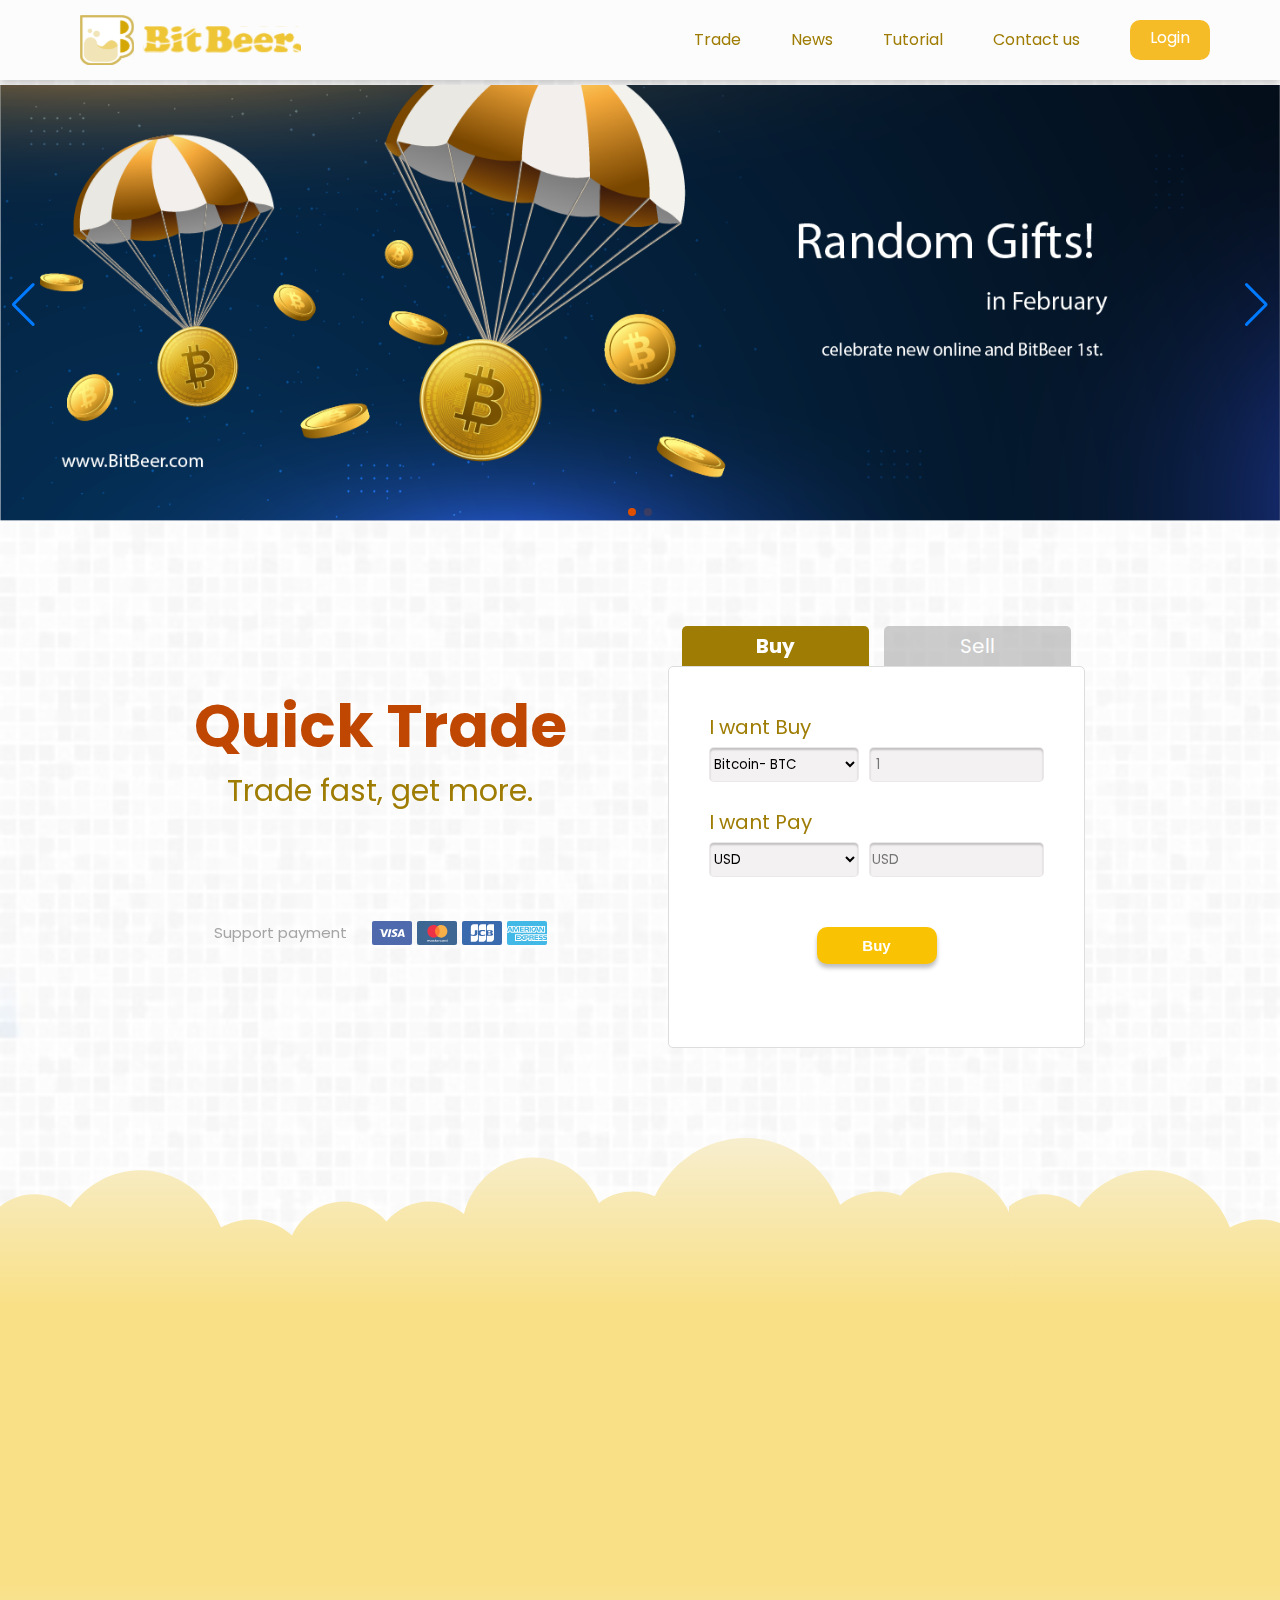
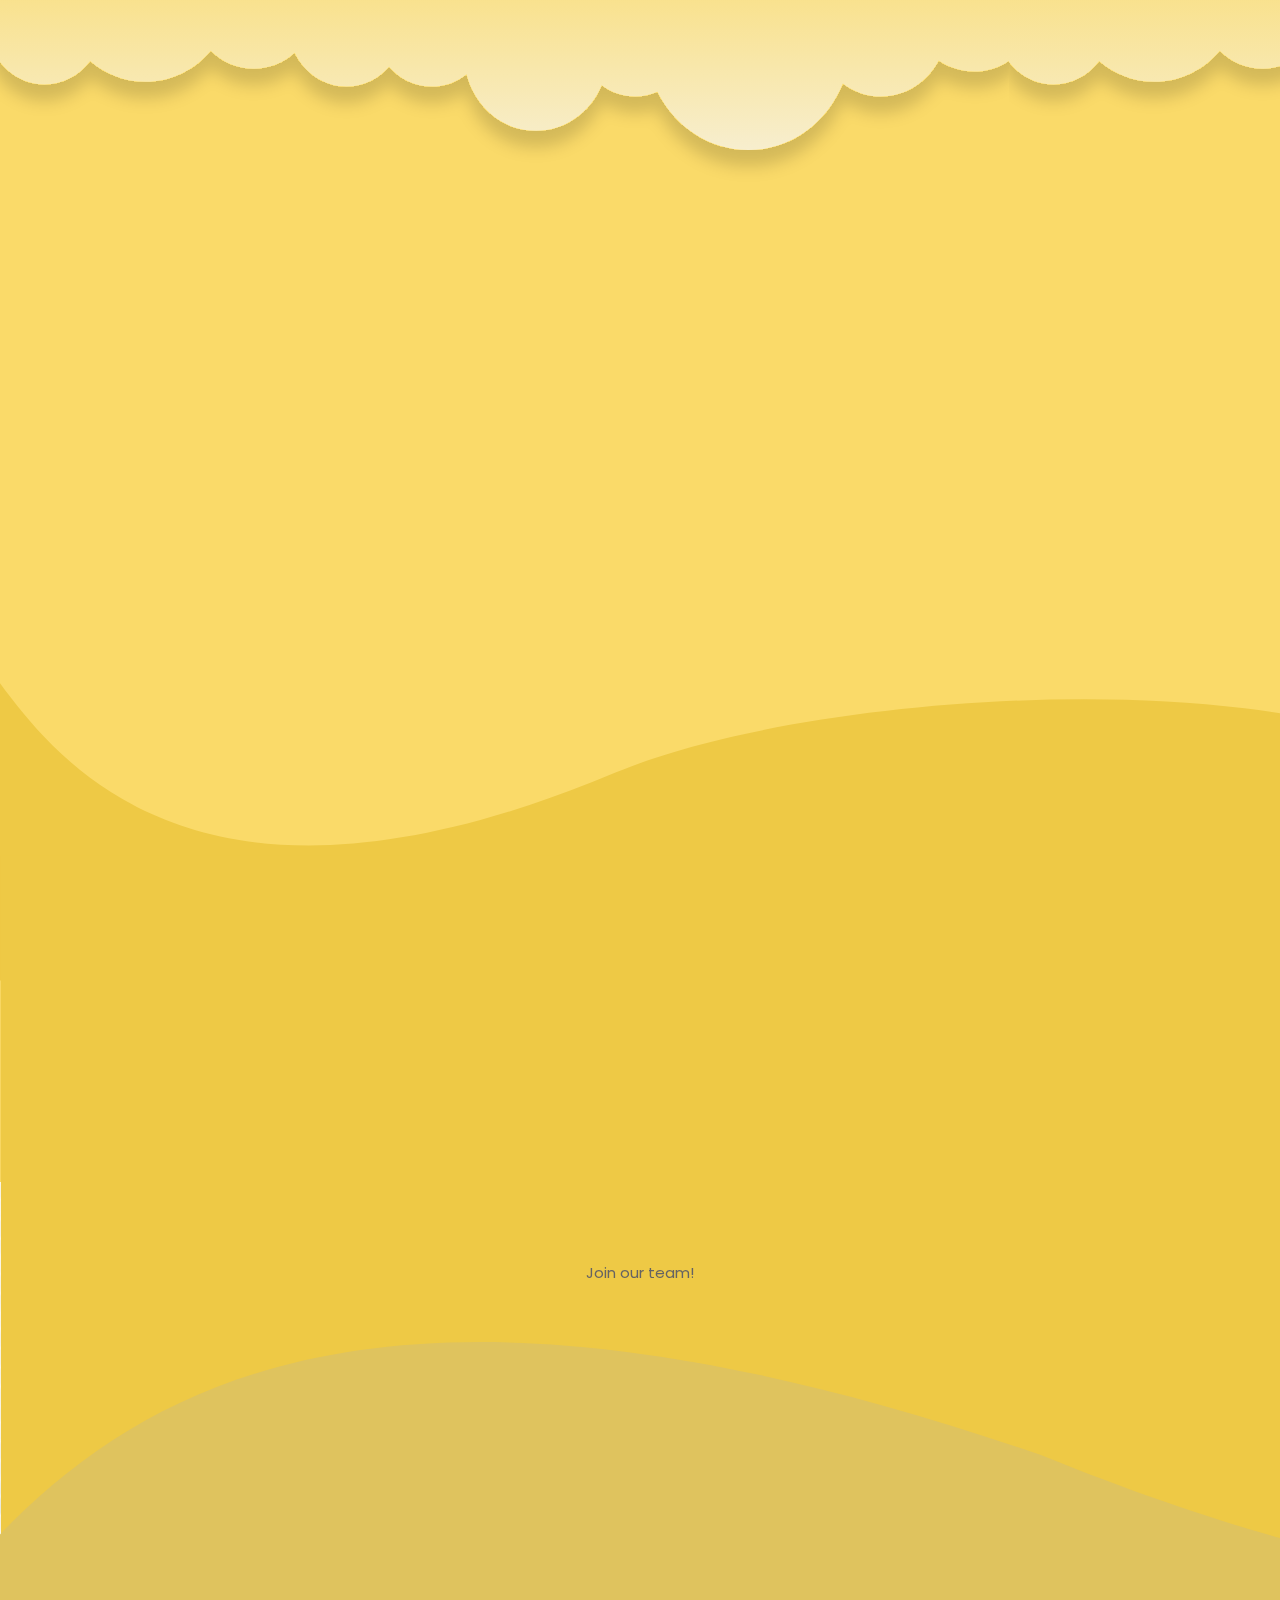
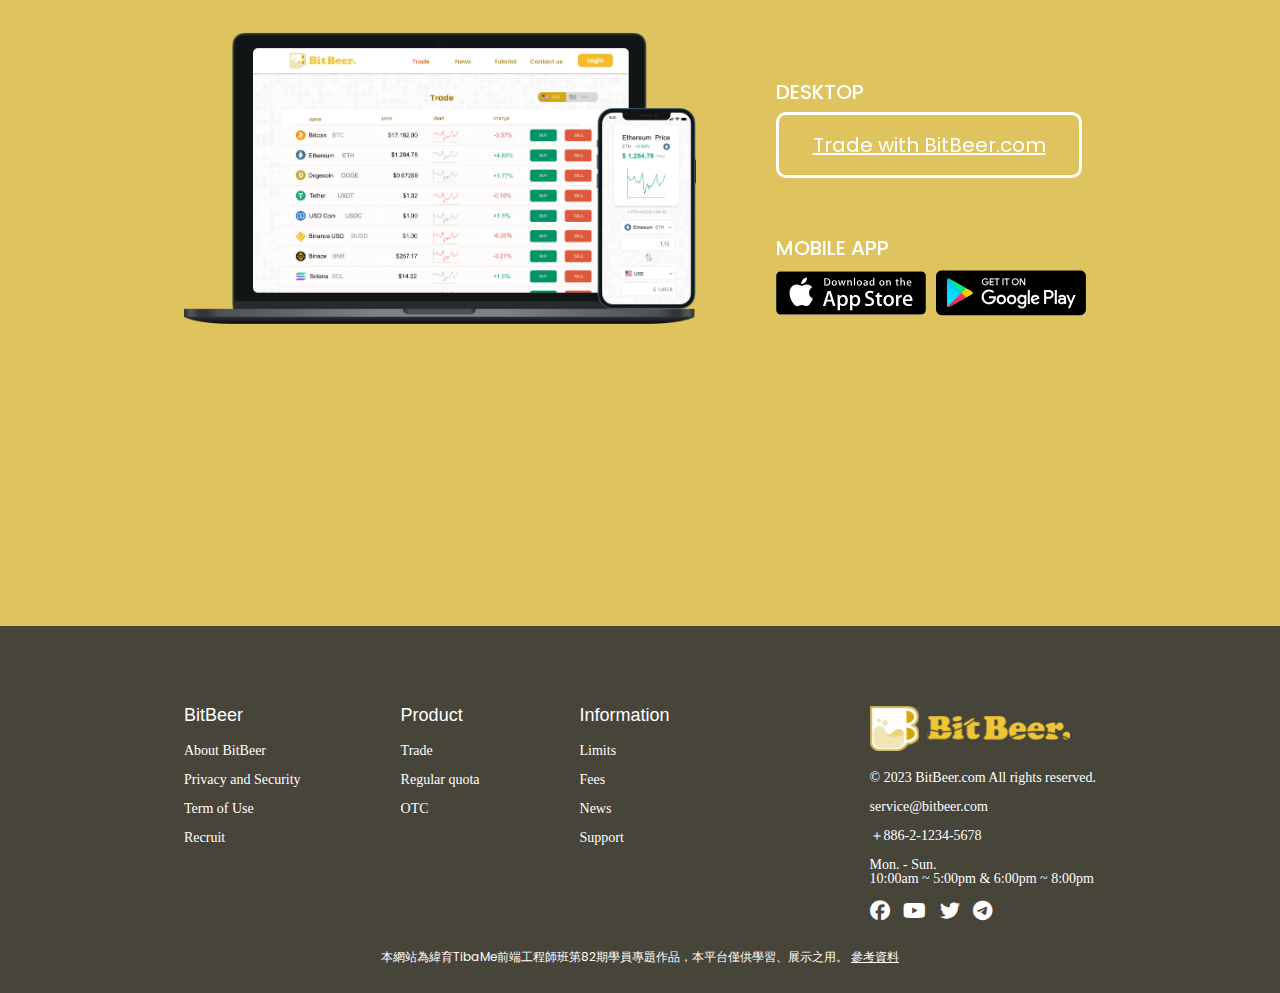
<file: index.html>
<!DOCTYPE html>
<html lang="en">

<head>
    <meta charset="UTF-8">
    <meta http-equiv="X-UA-Compatible" content="IE=edge">
    <meta name="viewport"
        content="width=device-width, initial-scale=1, minimum-scale=1, maximum-scale=1, shrink-to-fit=no">
    <link href="css/style.css" rel="stylesheet" type="text/css" />
    <link href="css/rwd.css" rel="stylesheet" type="text/css" />
    <link rel="stylesheet" href="https://cdn.jsdelivr.net/npm/swiper@8/swiper-bundle.min.css" />
    <script src="./js/jquery-3.6.3.js"></script>
    <link href="https://unpkg.com/aos@2.3.1/dist/aos.css" rel="stylesheet">
    <link rel="stylesheet" href="https://cdnjs.cloudflare.com/ajax/libs/font-awesome/6.2.1/css/all.min.css">

    <title>BitBeer.com</title>
</head>

<body>
    <!-- --------header-------- -->
    <header>

        <a href="index.html"><img src="img/Logo.svg" alt="BitBeer">
        </a>
        <!----- RWD ham----->
        <div class="rwd-ham">
            <a href="Wallet.html"><i class="fa-solid fa-user"></i></a>
            <i class="fa-solid fa-bars ham-btn"></i>
            <!-- <i class="fa-solid fa-xmark"></i> -->
        </div>


        <!-- <nav> -->
        
          <ul class="nav_list">
            <li>
                <a href="Trade.html">Trade</a>
            </li>
            <li>
                <a href="News.html">News</a>
            </li>
            <li>
                <a href="Tutorial.html">Tutorial</a>
            </li>
            <li>
                <a href="Contact-us.html">Contact us</a>
            </li>
            
            <a class="btn-login" href="Login.html">Login</a> 
            <!-- <a href=""><i class="fa-solid fa-user"></i></a> -->
            <li class="nav_bg">

            </li>

        </ul>  
     
        <!-- </nav> -->
    </header>
    <!-- -------------banner------------- -->
    <div class="swiper">
        <div class="swiper-wrapper">
            <div class="swiper-slide">
                <div class="swiper-slide">
                    <a href="#">
                        <img src="img/banner_2.png" alt="">
                    </a>
                </div>
            </div>
            <div class="swiper-slide">
                <div class="swiper-slide">
                    <a href="#">
                        <img src="img/banner_3.png" alt="">
                    </a>
                </div>
            </div>
        </div>
        <div class="swiper-pagination"></div>
        <div class="swiper-button-prev"></div>
        <div class="swiper-button-next"></div>

    </div>


    <main class="homepage-main">
        <!-- --------quicktrade------->
        
        <div class="tra-section">
            <div class="tra-text">
                <h1>Quick Trade</h1>
                <h2>Trade fast, get more.</h2>
                <div class="sup_payment">
                    <p>Support payment</p>
                    <img src="img/visa.svg" alt="">
                    <img src="img/mastercard.svg" alt="">
                    <img src="img/jcb.svg" alt="">
                    <img src="img/american-express.svg" alt="">
                </div>

            </div>

            <div class="q-trade">
                <!------buy content start------>
                <input checked="checked" id="q-buy-content" name="tab-trans-trade" type="radio">
                <label for="q-buy-content">Buy</label>
                <div class="q-trade-content">
                    <form action="#" method="post">
                        <div class="q-trade-block">
                            <h4>I want Buy</h4>
                            <select name="buy-crypto" id="fromCrypto">
                                <!-- <option value="">Crypto</option> -->
                        
                                <option value="BTC">Bitcoin- BTC</option>
                                <option value="ETH">Ethereum- ETH</option>
                                <option value="DOGE">Dogecoin- DOGE</option>
                                <option value="USDT">Tether- USDT</option>
                                <option value="USDC">USD Coin- USDC</option>
                                <option value="BUSD">Binance USD -BUSD</option>
                                <option value="BNB">Binance- BNB</option>
                                <option value="SOL">Solana- SOL</option>
                                <option value="XRP">XRP- XRP</option>
                            </select>
                            <input class="q-tra-num" type="number" id="qbuy_crypto" placeholder=" 1 ">
                            <p>Max:100</p>

                            <h4>I want Pay</h4>
                            <select name="buy-currency" id="toCurrency">
                                <option value="USD">USD</option>
                                <option value="NTD">NTD</option>
                            </select>
                            <input class="q-tra-num" type="number" id="qbuy_currency" placeholder="USD ">
                            <input class="q-tra-con-btn" type="submit" value="Buy" onclick="false">
                        </div>
                    </form>
                </div>
                <!-------   buy content end  ------>

                <!------- sell content start ------>
                <input id="q-sell-content" name="tab-trans-trade" type="radio">
                <label for="q-sell-content">Sell</label>
                <div class="q-trade-content">
                    <form action="#" method="post">

                        <div class="q-trade-block">
                            <h4>I want Sell</h4>
                            <select name="buy-crypto" id="toCrypto">
                                <!-- <option value="">Crypto</option> -->
                                <option value="BTC">Bitcoin- BTC</option>
                                <option value="ETH">Ethereum- ETH</option>
                                <option value="DOGE">Dogecoin- DOGE</option>
                                <option value="USDT">Tether- USDT</option>
                                <option value="USDC">USD Coin- USDC</option>
                                <option value="BUSD">Binance USD -BUSD</option>
                                <option value="BNB">Binance- BNB</option>
                                <option value="SOL">Solana- SOL</option>
                                <option value="XRP">XRP- XRP</option>
                            </select>
                            <input class="q-tra-num" type="number"  id="qsell_crypto" placeholder=" 0.2 - 20">

                            <h4>I will Receive </h4>
                            <select name="buy-currency" id="fromCurrency">
                                <option value="USD">USD</option>
                                <option value="NTD">NTD</option>
                            </select>
                            <input class="q-tra-num" type="text"  id="qsell_currency" placeholder=" 10 - 1000 USD" >
                            <input class="q-tra-con-btn" type="submit" value="Sell" >
                        </div>
                    </form>

                </div>
            </div>
        </div>


        </div>


        <!-- --------section1--------->
        <section class="section1">
            <h3 data-aos="fade-down">About BitBeer</h3>
            <div class="section1-2">
                <img data-aos="fade-down" data-aos-delay="300" data-aos-duration="700" data-aos-once="true"
                    src="img/Group 204.svg" alt="">
                <p data-aos="fade-down" data-aos-delay="400" data-aos-duration="700" data-aos-once="true">BitBeer is the
                    leading digital asset brand with the largest trading volume in Taiwan.
                    <br><br>
                    Founded in 2023, it is a pioneer in Taiwan's virtual currency industry.
                </p>
            </div>
        </section>
        <!-- --------section2--------->
        <section class="section2">

            <h3 data-aos="fade-down" data-aos-once="true">Security & Privacy</h3>
            <ul>
                <li data-aos="flip-left" data-aos-delay="200" data-aos-duration="700" data-aos-once="true">
                    <img src="img/Security_01.svg" alt="">
                    <p>Enables the next step in the evolution of online trust by applying consent frameworks and
                        codified rules of engagement to adigital ecosystems.</p>
                </li>
                <li data-aos="flip-left" data-aos-delay="500" data-aos-duration="700" data-aos-once="true">
                    <img src="img/Security_02.svg" alt="">
                    <p>Data leaks and hacks are now an almost daily occurrence. Shyft’s proactive security features are
                        designed to detect .
                    </p>
                </li>

                <li data-aos="flip-left" data-aos-delay="800" data-aos-duration="700" data-aos-once="true">
                    <img src="img/Security_03.svg" alt="">
                    <p>Our team is responsible for technical development of the network architecture.</p>
                </li>

            </ul>


        </section>
        <!-- --------section3--------->
        <section class="section3">
            <h3 data-aos="fade-down" data-aos-once="true">Management Team</h3>
            <ul>
                <li data-aos="flip-down" data-aos-delay="200" data-aos-duration="600" data-aos-once="true">
                    <img src="img/team_2.png" alt="">
                    <h4>TRACE PATEL</h4>
                    <p>CEO</p>
                </li>
                <li data-aos="flip-down" data-aos-delay="400" data-aos-duration="600" data-aos-once="true">
                    <img src="img/team_3.png" alt="">
                    <h4>RYLEE RIVERA</h4>
                    <p>CEO</p>
                </li>
                <li data-aos="flip-down" data-aos-delay="600" data-aos-duration="600" data-aos-once="true">
                    <img src="img/team_1.png" alt="">
                    <h4>JAMES Li</h4>
                    <p>CTO</p>
                </li>
                <li data-aos="flip-down" data-aos-delay="800" data-aos-duration="600" data-aos-once="true">
                    <img src="img/team_4.png" alt="">
                    <h4>NORAH AVILA</h4>
                    <p>CFO</p>
                </li>
            </ul>
            <a href="#">Join our team!</a>

        </section>

        <!-- --------section4--------->
        <section class="section4">
            <h3 data-aos="fade-up" data-aos-duration="900" data-aos-once="true">Let you buy crypto just like buy beer！
            </h3>
            <div class="section4-1">
                <img src="img/phone_desk.png" alt="">

                <div class="section4-2">
                    <p>DESKTOP</p>

                    <a class="btn-des" href="Trade.html">Trade with BitBeer.com</a>

                    <p>MOBILE APP</p>
                    <a href="#">
                        <img src="img/app_store.svg" alt="">
                    </a>
                    <a href="#">
                        <img src="img/googleplay.svg" alt="">
                    </a>
                </div>
            </div>


        </section>

    </main>
    <!-- --------footer-------- -->
    <footer>
        <div class="footer-flex-block">
            <div class="col">
                <h5>BitBeer</h5>
                <a href="#">About BitBeer</a>
                <a href="#">Privacy and Security</a>
                <a href="#">Term of Use</a>
                <a href="#">Recruit</a>
            </div>
            <div class="col">
                <h5>Product</h5>
                <a href="Trade.html">Trade</a>
                <a href="#">Regular quota</a>
                <a href="#">OTC</a>
            </div>

            <div class="col">
                <h5>Information</h5>
                <a href="#">Limits</a>
                <a href="#">Fees</a>
                <a href="News.html">News</a>
                <a href="Tutorial.html">Support</a>
            </div>

            <div class="col-last col">
                <img src="img/Logo.svg" alt="">
                <p>© 2023 BitBeer.com All rights reserved.</p>

                <a href="#">service@bitbeer.com</a>
                <p>＋886-2-1234-5678</p>
                <p>Mon. - Sun.<br>
                    10:00am ~ 5:00pm & 6:00pm ~ 8:00pm</p>

                <div class="sns">
                    <a href="#">
                        <i class="fa-brands fa-facebook"></i>
                    </a>
                    <a href="#">
                        <i class="fa-brands fa-youtube"></i>
                    </a>
                    <a href="#">
                        <i class="fa-brands fa-twitter"></i>
                    </a>
                    <a href="#">
                        <i class="fa-brands fa-telegram"></i>
                    </a>
                </div>

            </div>
        </div>
        <p>本網站為緯育TibaMe前端工程師班第82期學員專題作品，本平台僅供學習、展示之用。
            <a href="https://docs.google.com/document/d/1gEIF5ixvouD6b4plLIe0pAvlUmwfSMIOnqsfGZUodCo/edit">參考資料</a>
        </p>

    </footer>





    <script src="https://cdn.jsdelivr.net/npm/swiper@8/swiper-bundle.min.js"></script>
    <script src="./js/index.js"></script>
    <script src="https://unpkg.com/aos@2.3.1/dist/aos.js"></script>
    <script>
        AOS.init({disable:'mobile'});</script>
   
    <!---- swiper ---->
    <script>var mySwiper = new Swiper('.swiper', {
            direction: 'horizontal',
            loop: true,
            pagination: {
                el: '.swiper-pagination',
            },
            navigation: {
                nextEl: '.swiper-button-next',
                prevEl: '.swiper-button-prev',
            },
            scrollbar: {
                el: '.swiper-scrollbar',
            },
        })</script>

</body>

</html>
</file>
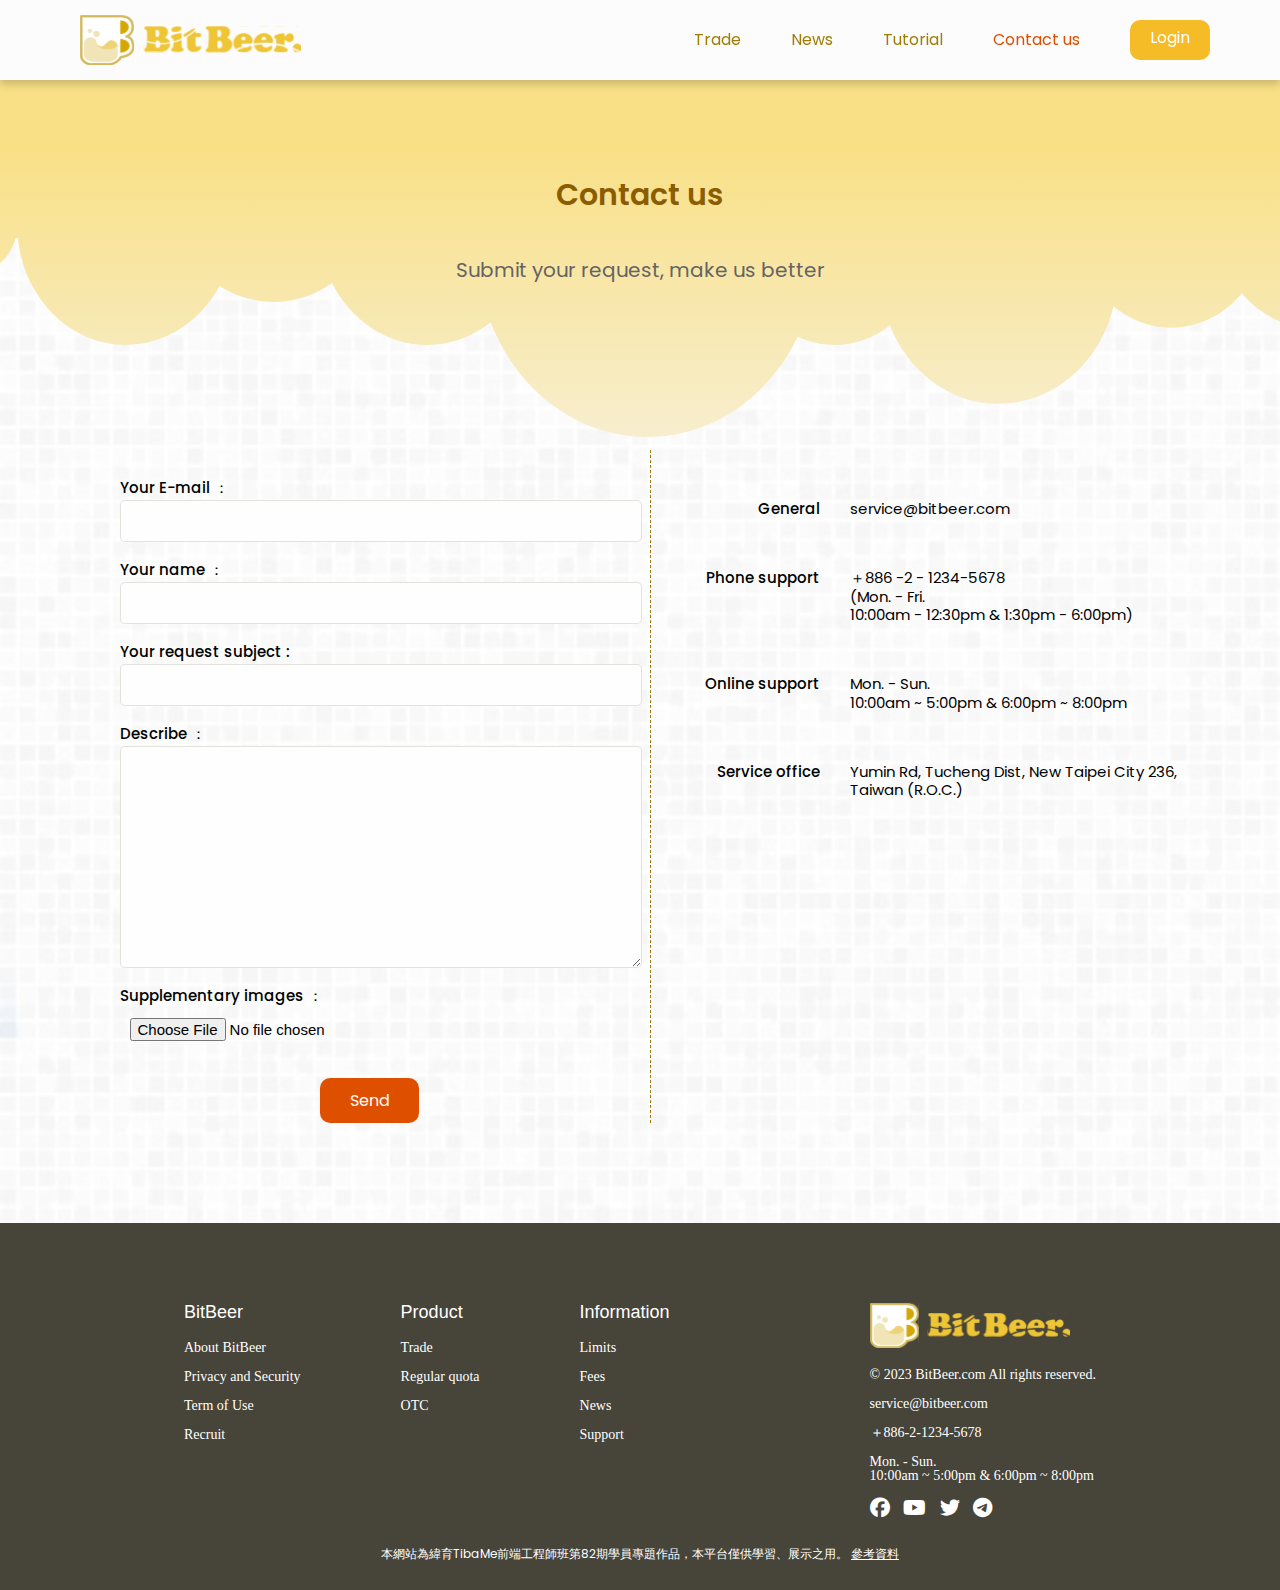
<file: Contact-us.html>
<!DOCTYPE html>
<html lang="en">

<head>
  <meta charset="UTF-8">
  <meta http-equiv="X-UA-Compatible" content="IE=edge">
  <meta name="viewport" content="width=device-width, initial-scale=1.0">
  <link href="css/style.css" rel="stylesheet" type="text/css" />
  <link rel="stylesheet" href="https://cdnjs.cloudflare.com/ajax/libs/font-awesome/6.2.1/css/all.min.css">
  <title>BitBeer - Contact us</title>
</head>

<body>

 
    <!-- --------header-------- -->
    <header>
      <a href="index.html"><img src="img/Logo.svg" alt="BitBeer">
      </a>
      <nav>
          <ul class="nav_list">
              <li>
                  <a href="Trade.html">Trade</a>
              </li>
              <li>
                  <a href="News.html">News</a>
              </li>
              <li>
                  <a href="Tutorial.html">Tutorial</a>
              </li>
              <li>
                  <a  class="btn-strong" href="Contact-us.html">Contact us</a>
              </li>

              <a  class="btn-login" href="Login.html">Login</a>
              
          </ul>
      </nav>
  </header>

<!-- ----------------main--------------- -->
  <main class="contact-us">
    <h3>Contact us</h3>
    <p>Submit your request, make us better </p>
   
    <div class="contact-all">
      <section class="con-form">
        <form action="">
          <p>Your E-mail ：</p>
          <input type="text">

          <p>Your name ：</p>
          <input type="text">

          <p>Your request subject : </p>
          <input type="text">

          <p>Describe ：</p>
          <textarea  class="des" name="" id="" cols="30" rows="10"></textarea>
          <!-- <input type="textarea"> -->

          <p>Supplementary images ：</p>
          <input type="file">

        </form>
        <button>Send</button>

      </section>

      <section class="con-inf">
        <div class="con-inf-block">
          <h5>General</h5>
          <p>service@bitbeer.com</p>
        </div>

        <div class="con-inf-block">
          <h5>Phone support</h5>
          <p>＋886 -2 - 1234-5678 <br>
            (Mon. - Fri. <br>
            10:00am - 12:30pm & 1:30pm - 6:00pm)</p>

        </div>
        
        <div class="con-inf-block">
           <h5>Online support</h5>
           <p>Mon. - Sun.<br>
            10:00am ~ 5:00pm & 6:00pm ~ 8:00pm 
           </p>
        </div>
        
        <div class="con-inf-block">
          <h5>Service office</h5>
          <p>Yumin Rd, Tucheng Dist, New Taipei City 236, Taiwan (R.O.C.)</p>
        </div>

        <div class="con-inf-block">
          <iframe src="https://www.google.com/maps/embed?pb=!1m18!1m12!1m3!1d3616.4072959419777!2d121.44943481509564!3d24.986272583994737!2m3!1f0!2f0!3f0!3m2!1i1024!2i768!4f13.1!3m3!1m2!1s0x346802cbdf0cc75d%3A0xf40d5aa5fc9ee88e!2zMjM25paw5YyX5biC5Zyf5Z-O5Y2A6KOV5rCR6Lev!5e0!3m2!1szh-TW!2stw!4v1674958298216!5m2!1szh-TW!2stw"
          allowfullscreen="" loading="lazy" referrerpolicy="no-referrer-when-downgrade"></iframe>
        </div>
       
        

      </section>



    </div>

  </main>

<!----------------- footer---------------- -->

<footer>
  <div class="footer-flex-block">
    <div class="col">
        <h5>BitBeer</h5>
        <a href="#">About BitBeer</a>
        <a href="#">Privacy and Security</a>
        <a href="#">Term of Use</a>
        <a href="#">Recruit</a>
    </div>
    <div class="col">
        <h5>Product</h5>
        <a href="#">Trade</a>
        <a href="#">Regular quota</a>
        <a href="#">OTC</a>
    </div>

    <div class="col">
        <h5>Information</h5>
        <a href="#">Limits</a>
        <a href="#">Fees</a>
        <a href="#">News</a>
        <a href="#">Support</a>
    </div>
  
  <div class="col-last col" >
      <img src="img/Logo.svg" alt="">
      <p>© 2023 BitBeer.com All rights reserved.</p>

      <a href="#">service@bitbeer.com</a>
      <p>＋886-2-1234-5678</p>
      <p>Mon. - Sun.<br>
      10:00am ~ 5:00pm & 6:00pm ~ 8:00pm</p>

      <div class="sns">
          <a href="#">
              <i class="fa-brands fa-facebook"></i>
          </a>
          <a href="#">
              <i class="fa-brands fa-youtube"></i>
          </a>
          <a href="#">
              <i class="fa-brands fa-twitter"></i>
          </a>
          <a href="#">
              <i class="fa-brands fa-telegram"></i>
          </a> 
      </div>

  </div>
</div>
    <p>本網站為緯育TibaMe前端工程師班第82期學員專題作品，本平台僅供學習、展示之用。
        <a href="https://docs.google.com/document/d/1gEIF5ixvouD6b4plLIe0pAvlUmwfSMIOnqsfGZUodCo/edit">參考資料</a>
    </p>

</footer>



 






</body>

</html>
</file>
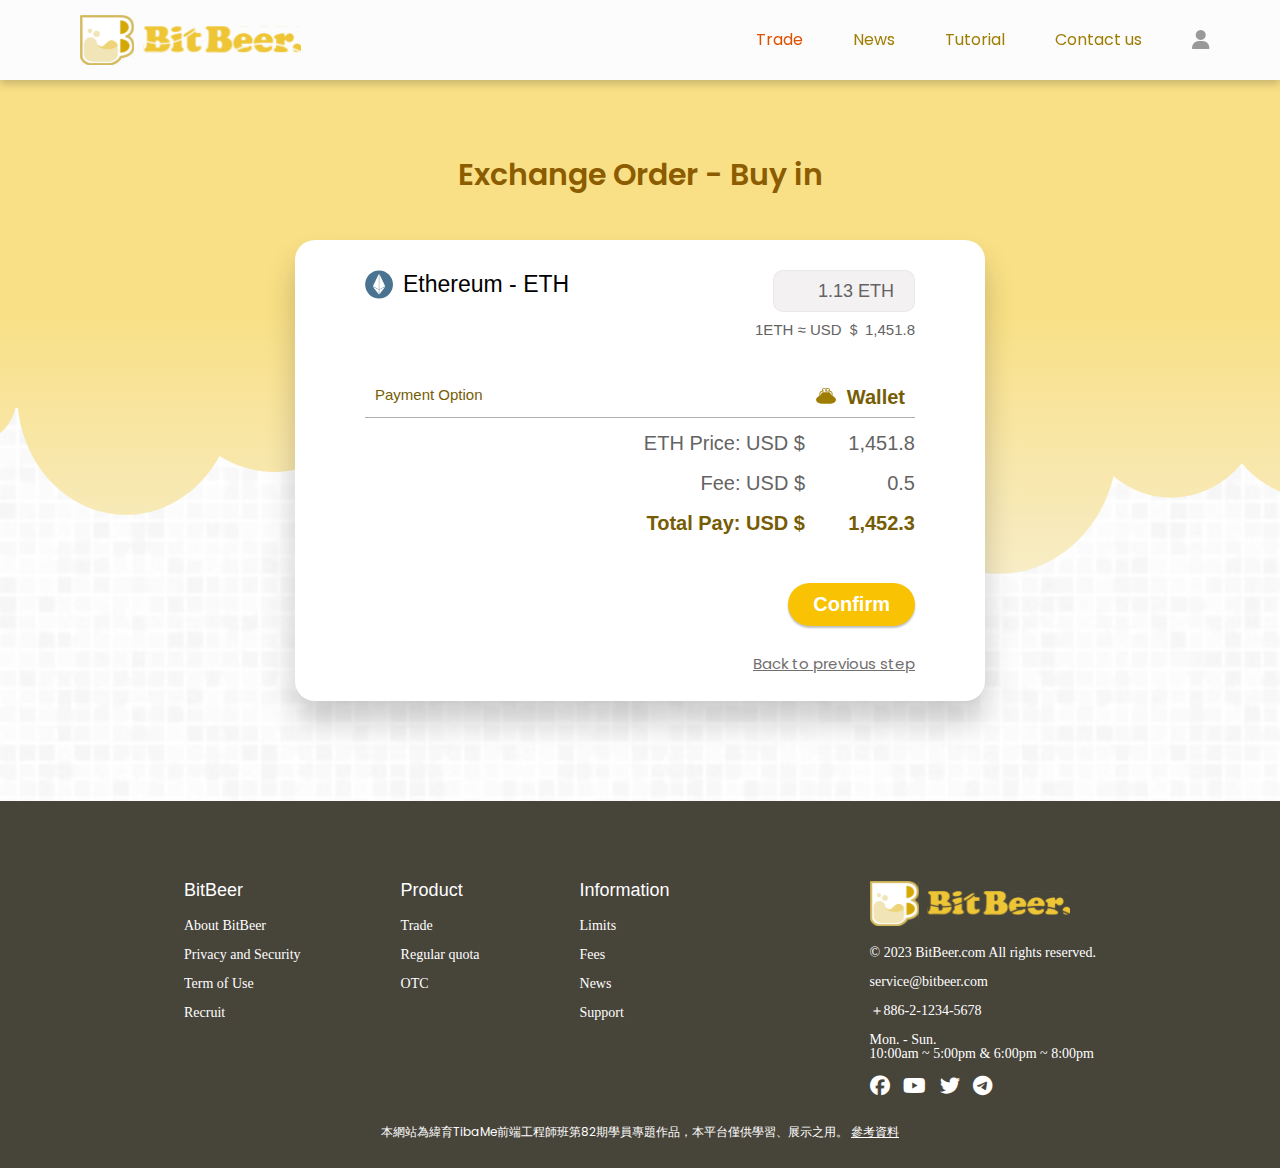
<file: Exchange-Order.html>
<!DOCTYPE html>
<html lang="en">

<head>
  <meta charset="UTF-8">
  <meta http-equiv="X-UA-Compatible" content="IE=edge">
  <meta name="viewport" content="width=device-width, initial-scale=1, minimum-scale=1, maximum-scale=1, shrink-to-fit=no" >
  <link href="css/style.css" rel="stylesheet" type="text/css" />
  <link href="css/rwd.css" rel="stylesheet" type="text/css" />
  <script src="./js/jquery-3.6.3.js"></script>
  <link rel="stylesheet" href="https://cdnjs.cloudflare.com/ajax/libs/font-awesome/6.2.1/css/all.min.css">
  <title>BitBeer - Exchange Order</title>
</head>

<body>

 
    <!-- --------header-------- -->
    <header>
        
      <a href="index.html"><img src="img/Logo.svg" alt="BitBeer">
      </a>
      <!----- RWD ham----->
      <div class="rwd-ham">
        <a href="Wallet.html"><i class="fa-solid fa-user"></i></a>
        <i class="fa-solid fa-bars ham-btn"></i>
      </div>
      
    
      <!-- <nav> -->
        <ul class="nav_list">
          <li>
              <a class='btn-strong' href="Trade.html">Trade</a>
          </li>
          <li>
              <a href="News.html">News</a>
          </li>
          <li>
              <a href="Tutorial.html">Tutorial</a>
          </li>
          <li>
              <a href="Contact-us.html">Contact us</a>
          </li>
          
          <!-- <a class="btn-login" href="Login.html">Login</a>  -->
          <a href="Wallet.html" class="nav-person"><i class="fa-solid fa-user"></i></a>
          <li class="nav_bg">

          </li>

      </ul>  
      <!-- </nav> -->
  </header>

     <!-- --------main-------- -->
    <main class="exchange-order">

        <h3>Exchange Order - Buy in</h3>
        <div class="order-inf">
          <div class="order-inf-item">
            <div class="order-inf-item-type">
              <img src="img/ETH.svg" alt=""><h5 class="buyin-inf-h5">Ethereum - ETH  </h5>
            </div>
            <p>1.13 ETH</p>
          </div>
          <div class="order-inf-price">
            <p>1ETH ≈ USD ＄ 1,451.8</p>
            <div class="order-inf-price-title">
              <p>Payment Option</p>
              <p><img src="img/wallet.svg" alt=""> Wallet</p>
            </div>
            <table class="order-inf-table">
              <tr>
                <td>ETH Price: USD $</td>
                <td>1,451.8</td>
              </tr>
              <tr>
                <td>Fee:  USD $</td>
                <td>0.5</td>
              </tr>
              <tr>
                <td>Total Pay: USD $</td>
                <td>1,452.3</td>
              </tr>
            </table>
            <button id="traConfirm" class="exchange-order-btn1">Confirm</button>
            <a href="Trade-Buy.html">Back to previous step</a>

          </div>
        </div>

        <!-- --------dialog-------- -->
        <dialog id="confirmPop" >
          <i class="fa-solid fa-circle-exclamation"></i>
          <p>Dear user, <br> If you confirmed this exchange,<br> <span>it wouldn't be cancel.</span>
          </p>

          <button  type="button" onclick="location.href='Order-Completed.html'" >Confirm, and next</button>
          <a href="Exchange-Order.html">back to previous step</a>
        </dialog>
     
    </main>


          
     




<!-- --------footer-------- -->

<footer>
  <div class="footer-flex-block">
    <div class="col">
        <h5>BitBeer</h5>
        <a href="#">About BitBeer</a>
        <a href="#">Privacy and Security</a>
        <a href="#">Term of Use</a>
        <a href="#">Recruit</a>
    </div>
    <div class="col">
        <h5>Product</h5>
        <a href="#">Trade</a>
        <a href="#">Regular quota</a>
        <a href="#">OTC</a>
    </div>

    <div class="col">
        <h5>Information</h5>
        <a href="#">Limits</a>
        <a href="#">Fees</a>
        <a href="#">News</a>
        <a href="#">Support</a>
    </div>
  
  <div class="col-last col" >
      <img src="img/Logo.svg" alt="">
      <p>© 2023 BitBeer.com All rights reserved.</p>

      <a href="#">service@bitbeer.com</a>
      <p>＋886-2-1234-5678</p>
      <p>Mon. - Sun.<br>
      10:00am ~ 5:00pm & 6:00pm ~ 8:00pm</p>

      <div class="sns">
          <a href="#">
              <i class="fa-brands fa-facebook"></i>
          </a>
          <a href="#">
              <i class="fa-brands fa-youtube"></i>
          </a>
          <a href="#">
              <i class="fa-brands fa-twitter"></i>
          </a>
          <a href="#">
              <i class="fa-brands fa-telegram"></i>
          </a> 
      </div>

  </div>
</div>
    <p>本網站為緯育TibaMe前端工程師班第82期學員專題作品，本平台僅供學習、展示之用。
        <a href="https://docs.google.com/document/d/1gEIF5ixvouD6b4plLIe0pAvlUmwfSMIOnqsfGZUodCo/edit">參考資料</a>
    </p>

</footer>



 





<script src="js/exchange-confirm.js"></script>
<script src="./js/index.js"></script>
</body>

</html>
</file>
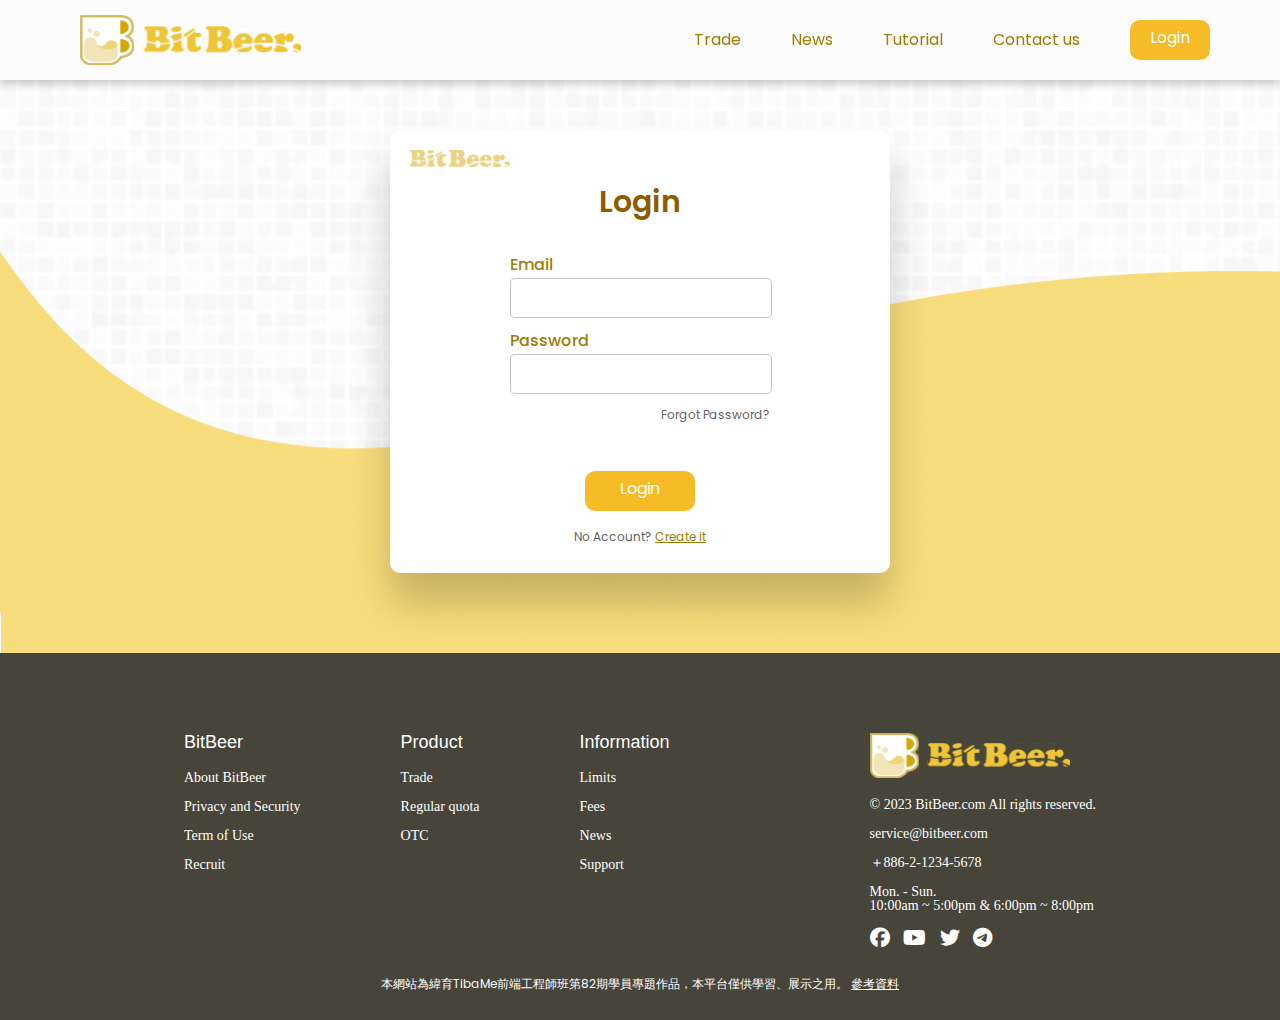
<file: Login.html>
<!DOCTYPE html>
<html lang="en">

<head>
  <meta charset="UTF-8">
  <meta http-equiv="X-UA-Compatible" content="IE=edge">
  <meta name="viewport" content="width=device-width, initial-scale=1, minimum-scale=1, maximum-scale=1, shrink-to-fit=no" >
  <link href="css/style.css" rel="stylesheet" type="text/css" />
  <link href="css/rwd.css" rel="stylesheet" type="text/css" />
  <script src="./js/jquery-3.6.3.js"></script>
  <link rel="stylesheet" href="https://cdnjs.cloudflare.com/ajax/libs/font-awesome/6.2.1/css/all.min.css">
  <title>BitBeer - Login</title>
</head>

<body>

 <!-- <div class="wrapper"> -->
    <!-- --------header-------- -->
    <header>
        
        <a href="index.html"><img src="img/Logo.svg" alt="BitBeer">
        </a>
        <!----- RWD ham----->
        <div class="rwd-ham">
          <a href="Wallet.html"><i class="fa-solid fa-user"></i></a>
          <i class="fa-solid fa-bars ham-btn"></i>
        </div>
        
      
        <!-- <nav> -->
            <ul class="nav_list">
                <li>
                    <a href="Trade.html">Trade</a>
                </li>
                <li>
                    <a href="News.html">News</a>
                </li>
                <li>
                    <a href="Tutorial.html">Tutorial</a>
                </li>
                <li>
                    <a href="Contact-us.html">Contact us</a>
                </li>
                
                <a class="btn-login" href="Login.html">Login</a> 
                <!-- <a href=""><i class="fa-solid fa-user"></i></a> -->
                <li class="nav_bg">
    
                </li>
    
            </ul>  
        <!-- </nav> -->
    </header>

<!-- ----------------main--------------- -->
<div class="login-bg2">
  <main class="login">
    <!-- <a href=""></a>
    <a href=""></a> -->
    <div class="login-block">
      <img src="img/Group 59 (2)拷貝.png" alt="">
      <h3>Login</h3>
      <form action="">
      <div class="login-list">
        <h5>Email</h5>
        <input type="text" name="account_eamil" >
        <h5>Password</h5>
        <input type="text" name="account_password" >
        <a class="login-forgot" href="#"><p class="login-forgot">Forgot Password?</p></a>
        <a class="login-btn-con" href="./js/wallet.js">Login</a>
        <p class="login-create">No Account? <a href="#">Create it</a></p>
   </div>
    </form>
    </div>


  
  </main>
</div>
<!----------------- footer---------------- -->

<footer>
  <div class="footer-flex-block">
    <div class="col">
        <h5>BitBeer</h5>
        <a href="#">About BitBeer</a>
        <a href="#">Privacy and Security</a>
        <a href="#">Term of Use</a>
        <a href="#">Recruit</a>
    </div>
    <div class="col">
        <h5>Product</h5>
        <a href="#">Trade</a>
        <a href="#">Regular quota</a>
        <a href="#">OTC</a>
    </div>

    <div class="col">
        <h5>Information</h5>
        <a href="#">Limits</a>
        <a href="#">Fees</a>
        <a href="#">News</a>
        <a href="#">Support</a>
    </div>
  
  <div class="col-last col" >
      <img src="img/Logo.svg" alt="">
      <p>© 2023 BitBeer.com All rights reserved.</p>

      <a href="#">service@bitbeer.com</a>
      <p>＋886-2-1234-5678</p>
      <p>Mon. - Sun.<br>
      10:00am ~ 5:00pm & 6:00pm ~ 8:00pm</p>

      <div class="sns">
          <a href="#">
              <i class="fa-brands fa-facebook"></i>
          </a>
          <a href="#">
              <i class="fa-brands fa-youtube"></i>
          </a>
          <a href="#">
              <i class="fa-brands fa-twitter"></i>
          </a>
          <a href="#">
              <i class="fa-brands fa-telegram"></i>
          </a> 
      </div>

  </div>
</div>
    <p>本網站為緯育TibaMe前端工程師班第82期學員專題作品，本平台僅供學習、展示之用。
        <a href="https://docs.google.com/document/d/1gEIF5ixvouD6b4plLIe0pAvlUmwfSMIOnqsfGZUodCo/edit">參考資料</a>
    </p>

</footer>

<!-- </div> -->





<script src="./js/index.js"></script>
</body>

</html>
</file>
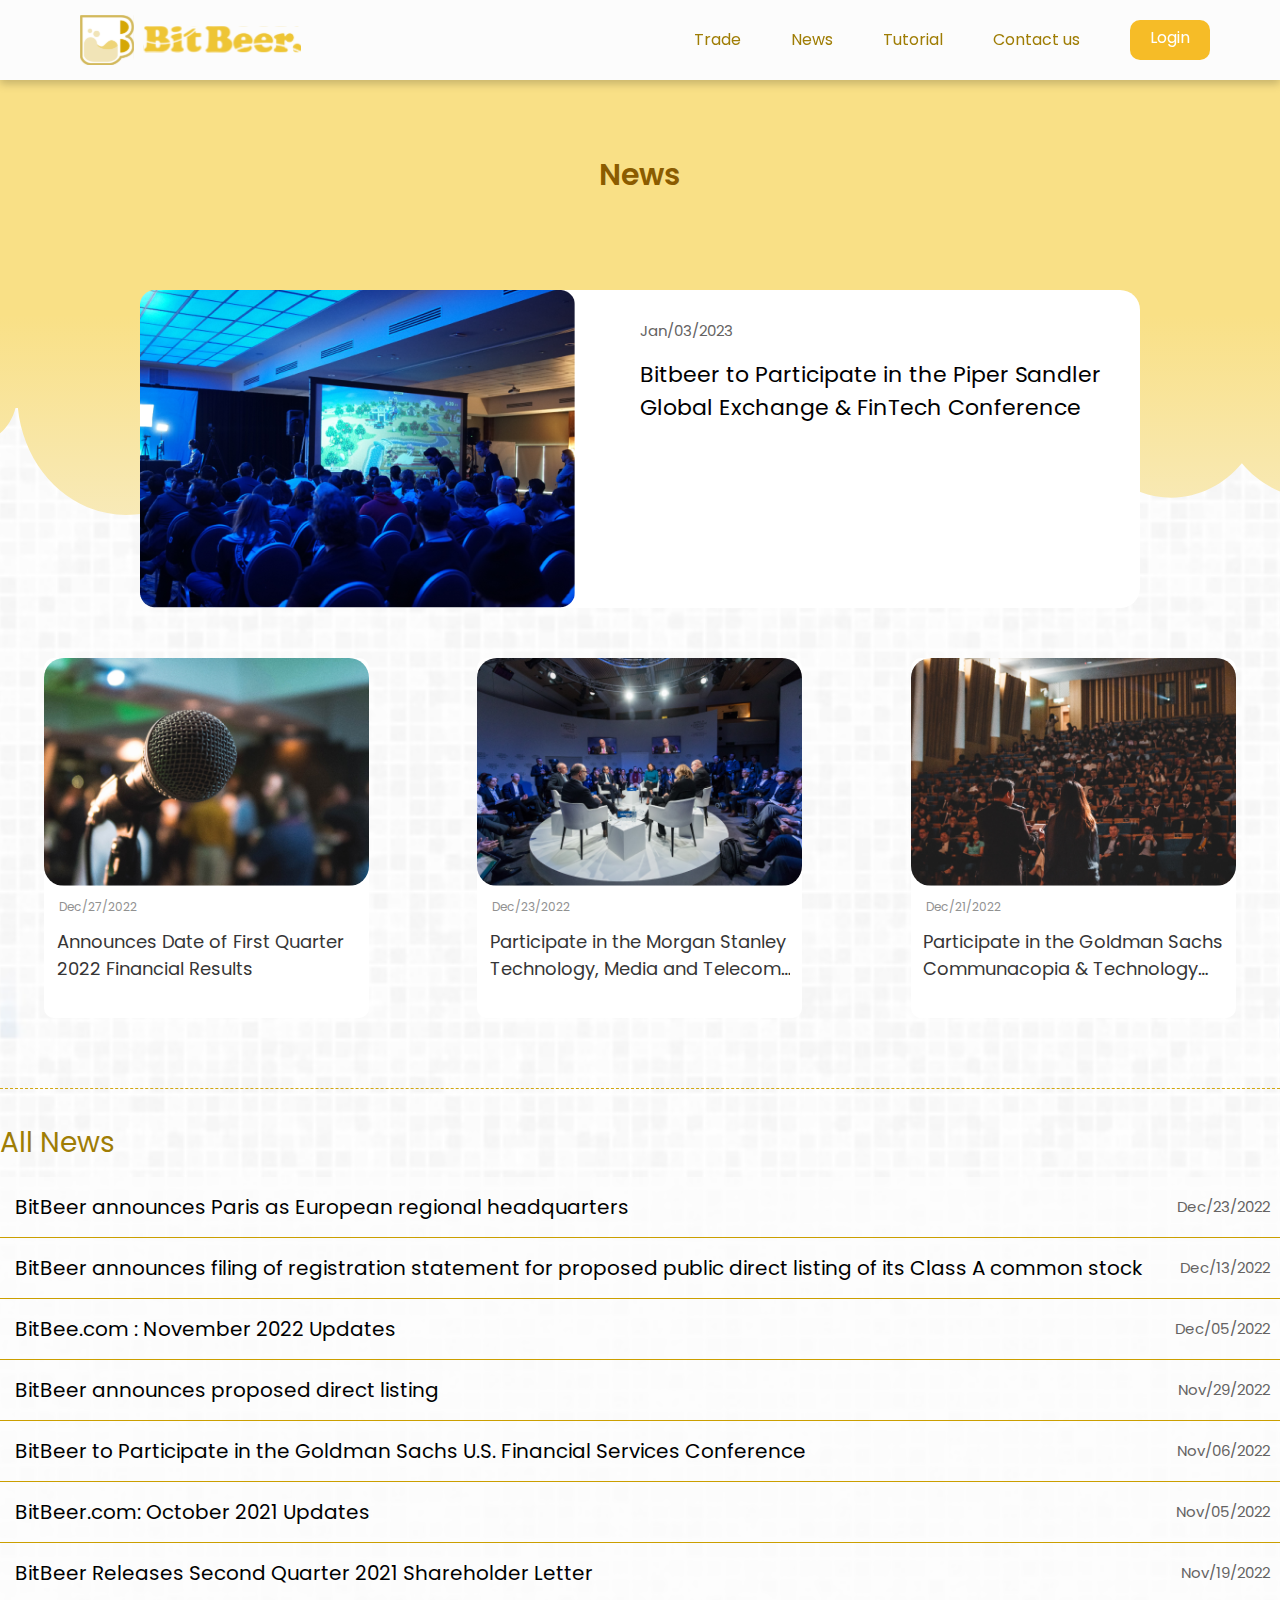
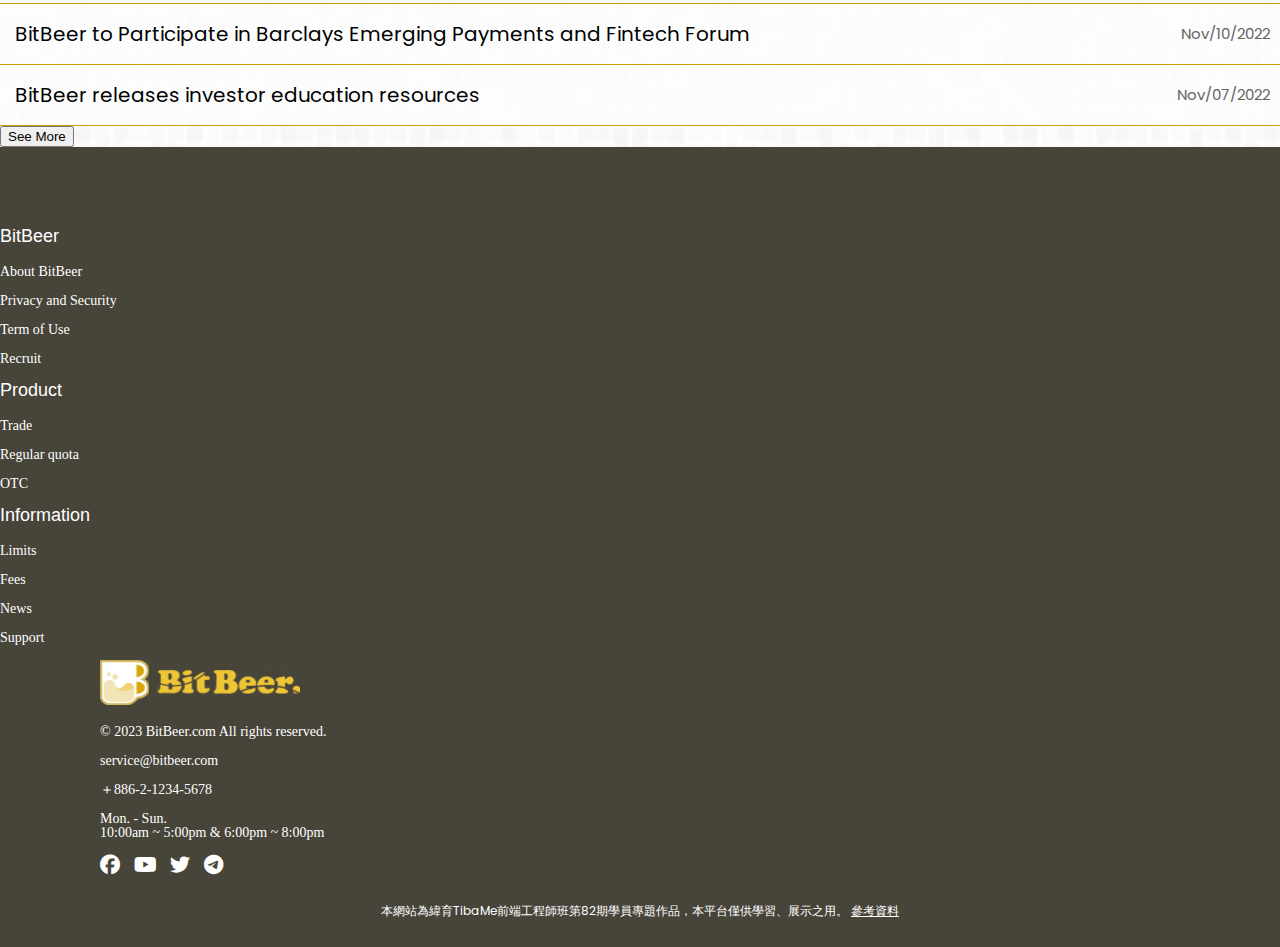
<file: News.html>
<!DOCTYPE html>
<html lang="en">

<head>
  <meta charset="UTF-8">
  <meta http-equiv="X-UA-Compatible" content="IE=edge">
  <meta name="viewport" content="width=device-width, initial-scale=1.0">
  <link href="css/style.css" rel="stylesheet" type="text/css" />
  <link rel="stylesheet" href="https://cdnjs.cloudflare.com/ajax/libs/font-awesome/6.2.1/css/all.min.css">
  <title>BitBeer - News</title>
</head>

<body>

 
    <!-- --------header-------- -->
    <header>
      <a href="index.html"><img src="img/Logo.svg" alt="BitBeer">
      </a>
      <nav>
          <ul class="nav_list">
              <li>
                  <a href="Trade.html">Trade</a>
              </li>
              <li>
                  <a href="News.html">News</a>
              </li>
              <li>
                  <a href="Tutorial.html">Tutorial</a>
              </li>
              <li>
                  <a href="Contact-us.html">Contact us</a>
              </li>

              <a  class="btn-login" href="#">Login</a>
              
          </ul>
      </nav>
  </header>

     <!-- --------main-------- -->
     <main class="news">
      <h3>News</h3>

      <section class="main-news">
        <div class="main-news-img">
          <img src="img/main-img.png" alt="">
        </div>
        <div class="news-text">
          <p>Jan/03/2023</p>
          <a href="#">
          <h5>Bitbeer to Participate in the Piper Sandler Global Exchange & FinTech Conference</h5></a>
        </div>
      </section>

      <section class="mid-news">
        <div class="mid-news-block">
            <div class="mid-news-img">
              <img src="img/mid-img-1.jpeg" alt="">
            </div> 
            <p>Dec/27/2022</p>
            <a href="#"><h5>Announces Date of First Quarter 2022 Financial Results</h5></a>
        </div>

        <div class="mid-news-block">
          <div class="mid-news-img">
            <img src="img/mid-img-2.png" alt="">
          </div> 
          <p>Dec/23/2022</p>
          <a href="#"><h5>Participate in the Morgan Stanley Technology, Media and Telecom Conference</h5></a>
        </div>

        <div class="mid-news-block">
          <div class="mid-news-img">
            <img src="img/mid-img-3.png" alt="">
          </div> 
          <p>Dec/21/2022</p>
          <a href="#"><h5>Participate in the Goldman Sachs Communacopia & Technology Conference</h5></a>
        </div>
      </section>

      <section class="allnews">
        <h5>All News</h5>
        <div class="allnews-block">
          <h6>BitBeer announces Paris as European regional headquarters</h6>
          <p>Dec/23/2022</p>
        </div>

        <div class="allnews-block">
          <h6>BitBeer announces filing of registration statement for proposed public direct listing of its Class A common stock</h6>
          <p>Dec/13/2022</p>
        </div>

        <div class="allnews-block">
          <h6>BitBee.com : November 2022  Updates</h6>
          <p>Dec/05/2022</p>
        </div>

        <div class="allnews-block">
          <h6>BitBeer announces proposed direct listing</h6>
          <p>Nov/29/2022</p>
        </div>

        <div class="allnews-block">
          <h6>BitBeer to Participate in the Goldman Sachs U.S. Financial Services Conference</h6>
          <p>Nov/06/2022</p>
        </div>

        <div class="allnews-block">
          <h6>BitBeer.com: October 2021 Updates</h6>
          <p>Nov/05/2022</p>
        </div>

        <div class="allnews-block">
          <h6>BitBeer Releases Second Quarter 2021 Shareholder Letter</h6>
          <p>Nov/19/2022</p>
        </div>

        <div class="allnews-block">
          <h6>BitBeer to Participate in Barclays Emerging Payments and Fintech Forum</h6>
          <p>Nov/10/2022</p>
        </div>

        <div class="allnews-block">
          <h6>BitBeer releases investor education resources</h6>
          <p>Nov/07/2022</p>
        </div>

        <button>See More</button>



      </section>


    </main>








<!----------------- footer---------------- -->

<footer>

  <div class="col">
      <h5>BitBeer</h5>
      <a href="#">About BitBeer</a>
      <a href="#">Privacy and Security</a>
      <a href="#">Term of Use</a>
      <a href="#">Recruit</a>
  </div>
  <div class="col">
      <h5>Product</h5>
      <a href="#">Trade</a>
      <a href="#">Regular quota</a>
      <a href="#">OTC</a>
  </div>

  <div class="col">
      <h5>Information</h5>
      <a href="#">Limits</a>
      <a href="#">Fees</a>
      <a href="#">News</a>
      <a href="#">Support</a>
  </div>

  <div class="col-last col" >
      <img src="img/Logo.svg" alt="">
      <p>© 2023 BitBeer.com All rights reserved.</p>

      <a href="#">service@bitbeer.com</a>
      <p>＋886-2-1234-5678</p>
      <p>Mon. - Sun.<br>
      10:00am ~ 5:00pm & 6:00pm ~ 8:00pm</p>

      <div class="sns">
          <a href="#">
              <i class="fa-brands fa-facebook"></i>
          </a>
          <a href="#">
              <i class="fa-brands fa-youtube"></i>
          </a>
          <a href="#">
              <i class="fa-brands fa-twitter"></i>
          </a>
          <a href="#">
              <i class="fa-brands fa-telegram"></i>
          </a> 
      </div>

  </div>
  
  <p>本網站為緯育TibaMe前端工程師班第82期學員專題作品，本平台僅供學習、展示之用。
      <a href="https://docs.google.com/document/d/1gEIF5ixvouD6b4plLIe0pAvlUmwfSMIOnqsfGZUodCo/edit">參考資料</a>
  </p>



</footer>

 






</body>

</html>
</file>
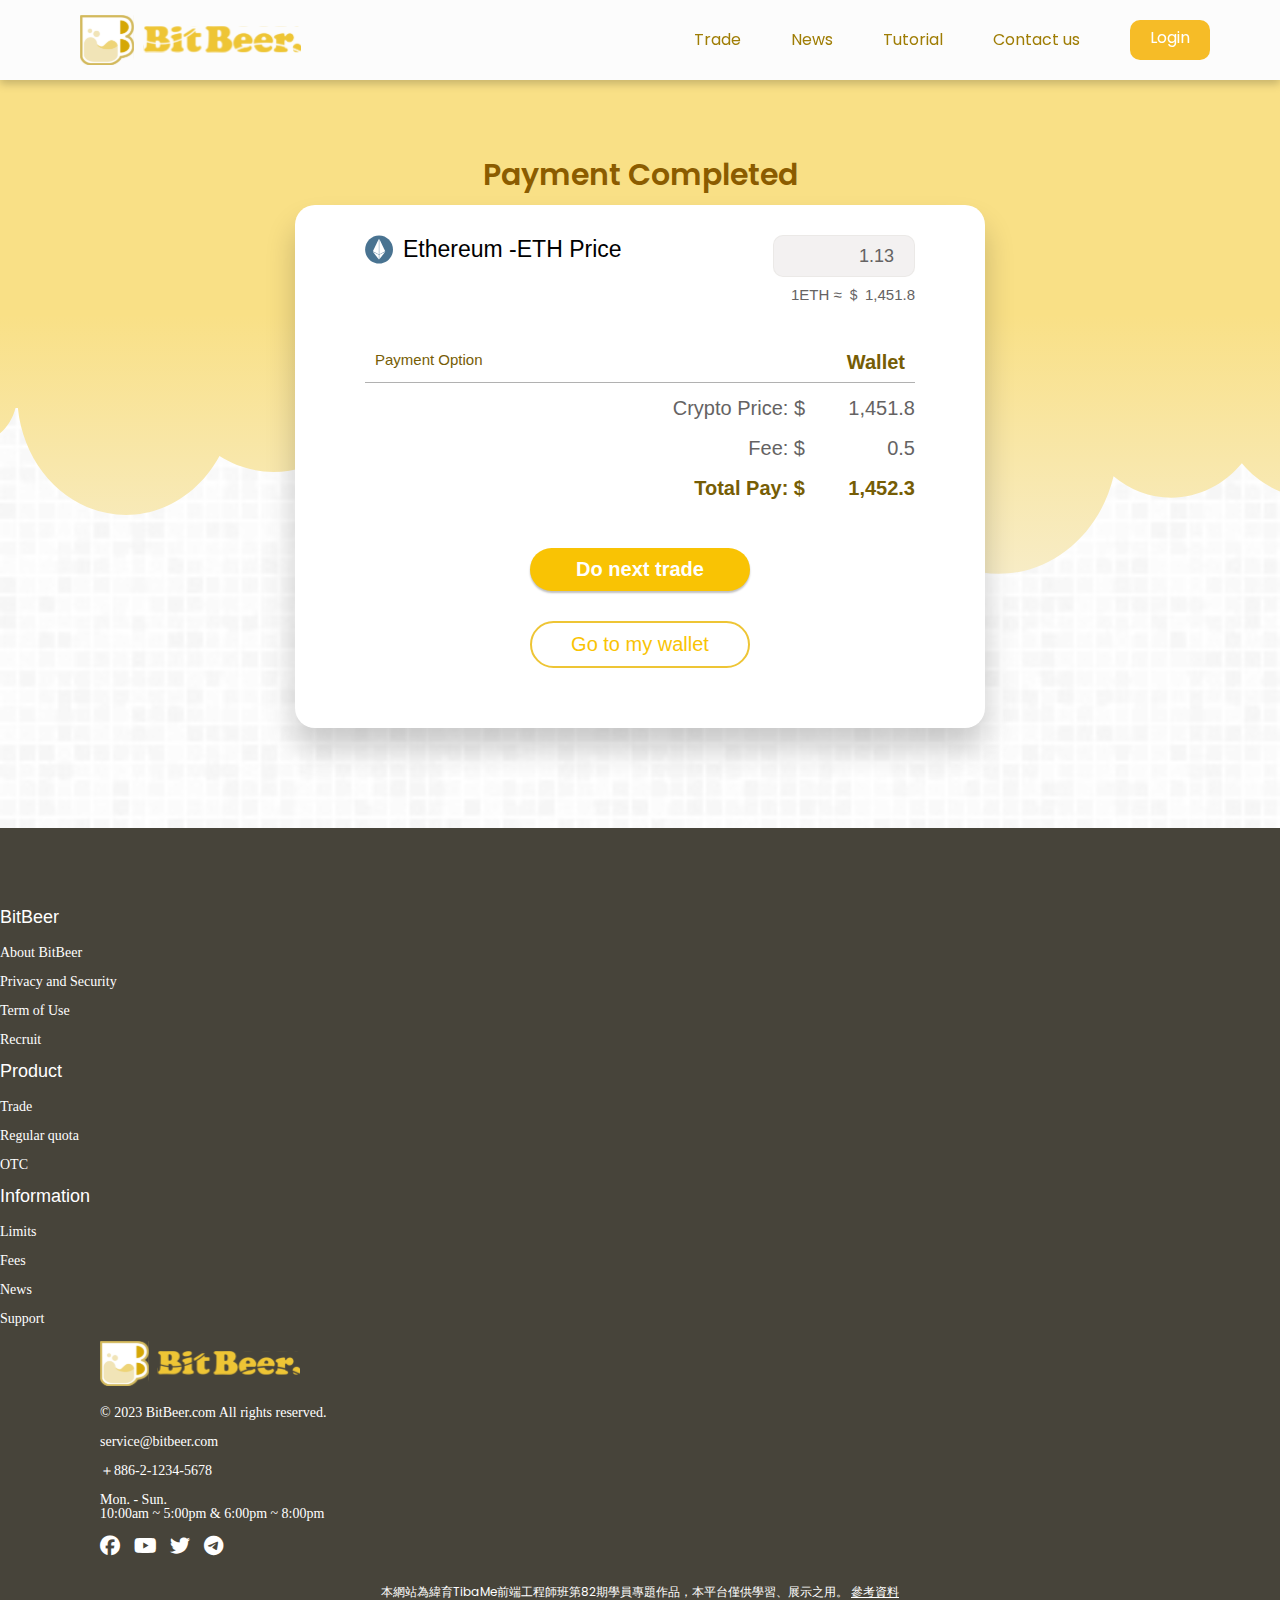
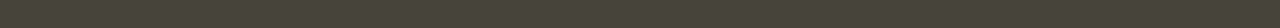
<file: Order-Completed.html>
<!DOCTYPE html>
<html lang="en">

<head>
  <meta charset="UTF-8">
  <meta http-equiv="X-UA-Compatible" content="IE=edge">
  <meta name="viewport" content="width=device-width, initial-scale=1.0">
  <link href="css/style.css" rel="stylesheet" type="text/css" />
  <link rel="stylesheet" href="https://cdnjs.cloudflare.com/ajax/libs/font-awesome/6.2.1/css/all.min.css">
  <title>BitBeer - Order Completed</title>
</head>

<body>

 
    <!-- --------header-------- -->
    <header>
      <a href="index.html"><img src="img/Logo.svg" alt="BitBeer">
      </a>
      <nav>
          <ul class="nav_list">
              <li>
                  <a href="Trade.html">Trade</a>
              </li>
              <li>
                  <a href="News.html">News</a>
              </li>
              <li>
                  <a href="Tutorial.html">Tutorial</a>
              </li>
              <li>
                  <a href="Contact-us.html">Contact us</a>
              </li>

              <a  class="btn-login" href="#">Login</a>
              
          </ul>
      </nav>
  </header>

     <!-- --------main-------- -->
     <main class="order-com">
      <h3>Payment Completed</h3>

      <div class="order-inf">
        
    
        <div class="order-inf-item">
    
          <div class="order-inf-item-type">
            <img src="img/ETH.svg" alt=""><h5 class="buyin-inf-h5">Ethereum -ETH Price</h5>
          </div>
          <p>1.13</p>
        </div>
        <div class="order-inf-price">
          <p>1ETH ≈ ＄ 1,451.8</p>
          <div class="order-inf-price-title">
            <p>Payment Option</p>
            <p>Wallet</p>
          </div>
          <table class="order-inf-table">
            <tr>
              <td>Crypto Price: $</td>
              <td>1,451.8</td>
            </tr>
            <tr>
              <td>Fee:  $</td>
              <td>0.5</td>
            </tr>
            <tr>
              <td>Total Pay: $</td>
              <td>1,452.3</td>
            </tr>
          </table>
          <button class="order-com-btn1" onclick="window.location.href='Trade.html'">Do next trade</button>
          <button class="order-com-btn2">Go to my wallet</button>
        


        </div>





      </div>

    </main>

    <footer>

      <div class="col">
          <h5>BitBeer</h5>
          <a href="#">About BitBeer</a>
          <a href="#">Privacy and Security</a>
          <a href="#">Term of Use</a>
          <a href="#">Recruit</a>
      </div>
      <div class="col">
          <h5>Product</h5>
          <a href="#">Trade</a>
          <a href="#">Regular quota</a>
          <a href="#">OTC</a>
      </div>

      <div class="col">
          <h5>Information</h5>
          <a href="#">Limits</a>
          <a href="#">Fees</a>
          <a href="#">News</a>
          <a href="#">Support</a>
      </div>

      <div class="col-last col" >
          <img src="img/Logo.svg" alt="">
          <p>© 2023 BitBeer.com All rights reserved.</p>
  
          <a href="#">service@bitbeer.com</a>
          <p>＋886-2-1234-5678</p>
          <p>Mon. - Sun.<br>
          10:00am ~ 5:00pm & 6:00pm ~ 8:00pm</p>

          <div class="sns">
              <a href="#">
                  <i class="fa-brands fa-facebook"></i>
              </a>
              <a href="#">
                  <i class="fa-brands fa-youtube"></i>
              </a>
              <a href="#">
                  <i class="fa-brands fa-twitter"></i>
              </a>
              <a href="#">
                  <i class="fa-brands fa-telegram"></i>
              </a> 
          </div>
  
      </div>
      
      <p>本網站為緯育TibaMe前端工程師班第82期學員專題作品，本平台僅供學習、展示之用。
          <a href="https://docs.google.com/document/d/1gEIF5ixvouD6b4plLIe0pAvlUmwfSMIOnqsfGZUodCo/edit">參考資料</a>
      </p>



  </footer>

 






</body>

</html>
</file>
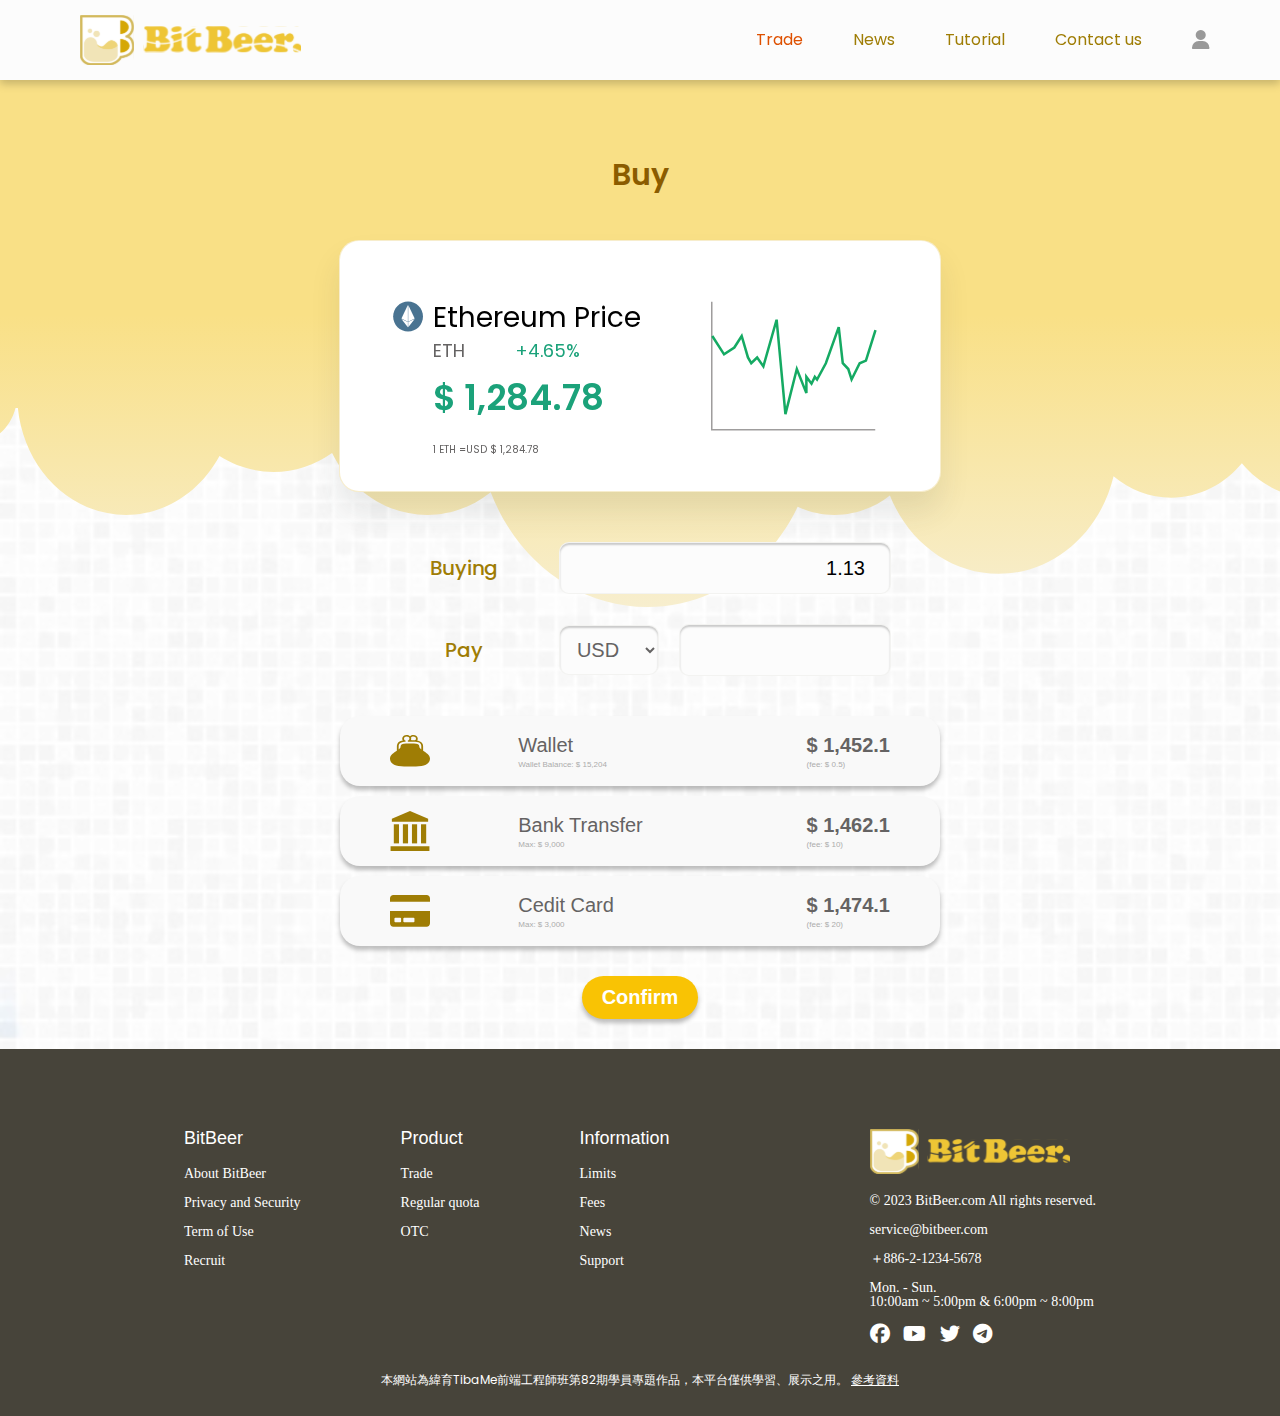
<file: Trade-Buy.html>
<!DOCTYPE html>
<html lang="en">

<head>
  <meta charset="UTF-8">
  <meta http-equiv="X-UA-Compatible" content="IE=edge">
  <meta name="viewport" content="width=device-width, initial-scale=1, minimum-scale=1, maximum-scale=1, shrink-to-fit=no" >
    <link href="css/style.css" rel="stylesheet" type="text/css" />
    <link href="css/rwd.css" rel="stylesheet" type="text/css" />
    <script src="./js/jquery-3.6.3.js"></script>
  <link rel="stylesheet" href="https://cdnjs.cloudflare.com/ajax/libs/font-awesome/6.2.1/css/all.min.css">
  <title>BitBeer - Trade buy</title>
</head>

<body>
 
    <!-- --------header-------- -->
    <header>
        
      <a href="index.html"><img src="img/Logo.svg" alt="BitBeer">
      </a>
      <!----- RWD ham----->
      <div class="rwd-ham">
        <a href="Wallet.html"><i class="fa-solid fa-user"></i></a>
        <i class="fa-solid fa-bars ham-btn"></i>
      </div>
      
    
      <!-- <nav> -->
          <ul class="nav_list">
              <li>
                  <a class='btn-strong' href="Trade.html">Trade</a>
              </li>
              <li>
                  <a href="News.html">News</a>
              </li>
              <li>
                  <a href="Tutorial.html">Tutorial</a>
              </li>
              <li>
                  <a href="Contact-us.html">Contact us</a>
              </li>
  
              <!-- <a class="btn-login" href="Login.html">Login</a> -->
              <a href="Wallet.html" class="nav-person"><i class="fa-solid fa-user"></i></a>
              <li class="nav_bg">

              </li>
  
          </ul>
      <!-- </nav> -->
  </header>

      <!-- --------Buy-------- -->

    <div class="buyin">
      <h3>Buy</h3>
      <div class="buy-container">

        <div class="buyin-inf">
          <div class="buyin-inf-text">
            <div class="buyin-inf-name">
              <img src="img/ETH.svg" alt="">
              <h5 class="buyin-inf-h5">Ethereum Price</h5>
            </div>
            <div class="buyin-inf-price">
              <p>ETH</p>
              <p>+4.65%</p>
              <h6>$ 1,284.78</h6>
              <p>1 ETH =USD $ 1,284.78</p>
    
          </div>
          </div>
           
            <img src="img/line-chart.svg" alt="">
          </div>
        
        </div>
      
          <!------ buyin-form -------->
          <form action="">

          <div class="buyin-form-crypto" >
            <h6>Buying</h6>
            <!-- <select name="buy-crypto">
              
              <option value="eth">ETH</option>
              <option value="btc">BTC</option>
              <option value="doge">Doge</option>
              <option value="usdt">USDT</option>
              <option value="usdc">USDC</option>
              <option value="busd">BUSD</option>
              <option value="bnb">BNB</option>
              <option value="sol">SOL</option>
              <option value="xrp">XRP</option>
            </select> -->
            <input id="buyCrypto" type="number" value="1.13" max="20">                                >
          </div>
          <div class="buyin-form-currency">
            <h6>Pay</h6>
            <select name="buy-currency" id="curlist">
          
              <option value="USD">USD</option>
              <option value="NTD">NTD</option>
            </select>
            <input type="number" id="payCurr" value="">
          </div>  

          </form>

          <!------ Payment Option -------->

          <div class="buyin-payopt">

            <div class="payopt-head">
            </div>
          
            <button class="payopt-wallet">
              <img src="img/wallet.svg" alt="">
              <div class="payopt-type">
                <p>Wallet</p>
                <p>Wallet Balance: $ 15,204</p>
              </div>
              <div class="payopt-price">
                <p class="payNum">$ 1,452.1</p>
                <p class="walletFee">(fee: $ 0.5)</p>
            </button>

            <button class="payopt-wallet">
              <img src="img/bank.svg" alt="">
              <div class="payopt-type">
                <p >Bank Transfer</p>
                <p>Max: $ 9,000</p>
              </div>
              <div class="payopt-price">
                <p class="payNum">$ 1,462.1</p>
                <p class="bankFee">(fee: $ 10)</p>
            </button>

            <button class="payopt-wallet">
              <img src="img/card.svg" alt="">
              <div class="payopt-type">
                <p>Cedit Card</p>
                <p>Max: $ 3,000</p>
              </div>
              <div class="payopt-price">
                <p class="payNum">$ 1,474.1</p>
                <p class="cardFee"> (fee: $ 20)</p>
            </button>

            <button class="payopt-con" type="submit" onclick="window.location.href='Exchange-Order.html'">
              Confirm
            </button>  
          </div>
        </div>
      </div>
    </div>
<!------ footer-------->
<footer>
  <div class="footer-flex-block">
    <div class="col">
        <h5>BitBeer</h5>
        <a href="#">About BitBeer</a>
        <a href="#">Privacy and Security</a>
        <a href="#">Term of Use</a>
        <a href="#">Recruit</a>
    </div>
    <div class="col">
        <h5>Product</h5>
        <a href="#">Trade</a>
        <a href="#">Regular quota</a>
        <a href="#">OTC</a>
    </div>

    <div class="col">
        <h5>Information</h5>
        <a href="#">Limits</a>
        <a href="#">Fees</a>
        <a href="#">News</a>
        <a href="#">Support</a>
    </div>
  
  <div class="col-last col" >
      <img src="img/Logo.svg" alt="">
      <p>© 2023 BitBeer.com All rights reserved.</p>

      <a href="#">service@bitbeer.com</a>
      <p>＋886-2-1234-5678</p>
      <p>Mon. - Sun.<br>
      10:00am ~ 5:00pm & 6:00pm ~ 8:00pm</p>

      <div class="sns">
          <a href="#">
              <i class="fa-brands fa-facebook"></i>
          </a>
          <a href="#">
              <i class="fa-brands fa-youtube"></i>
          </a>
          <a href="#">
              <i class="fa-brands fa-twitter"></i>
          </a>
          <a href="#">
              <i class="fa-brands fa-telegram"></i>
          </a> 
      </div>

  </div>
</div>
    <p>本網站為緯育TibaMe前端工程師班第82期學員專題作品，本平台僅供學習、展示之用。
        <a href="https://docs.google.com/document/d/1gEIF5ixvouD6b4plLIe0pAvlUmwfSMIOnqsfGZUodCo/edit">參考資料</a>
    </p>

</footer>


<script src="./js/trade-buy.js"></script>
<script src="./js/index.js"></script>
</body>

</html>
</file>
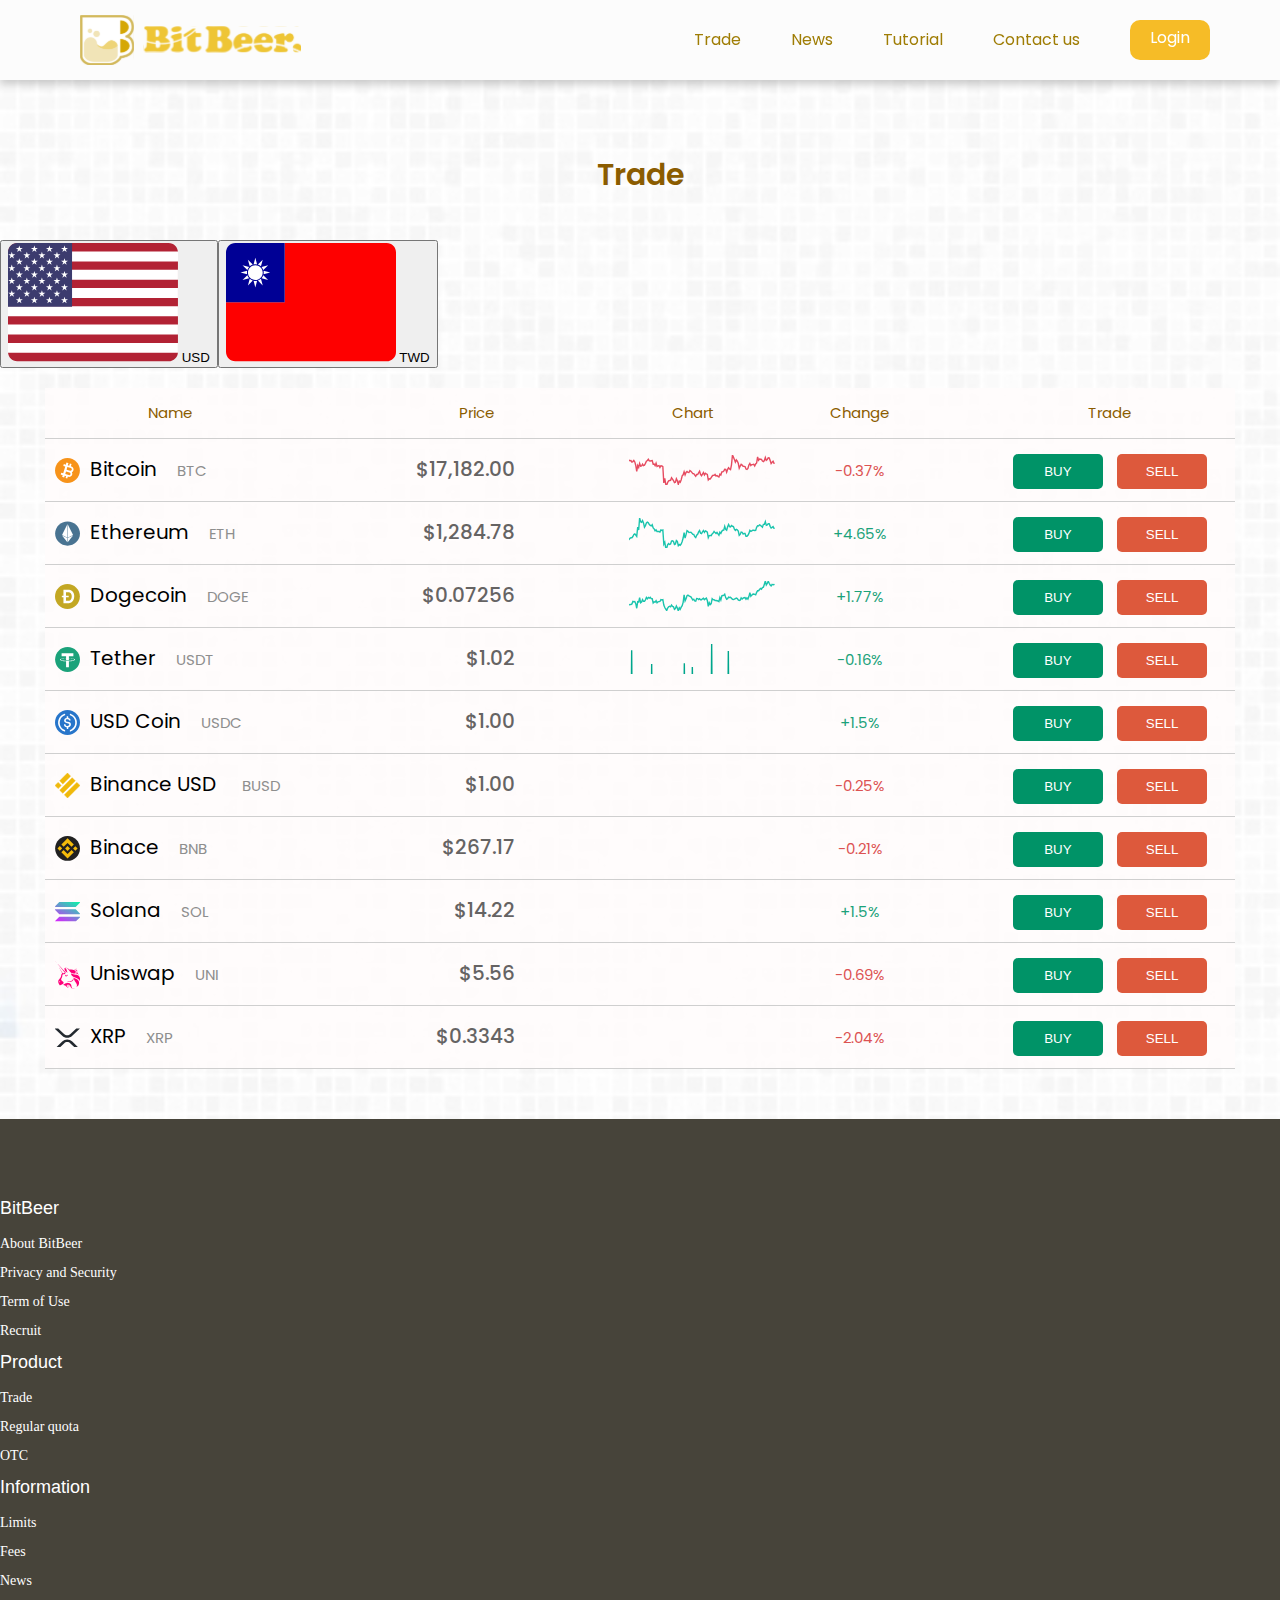
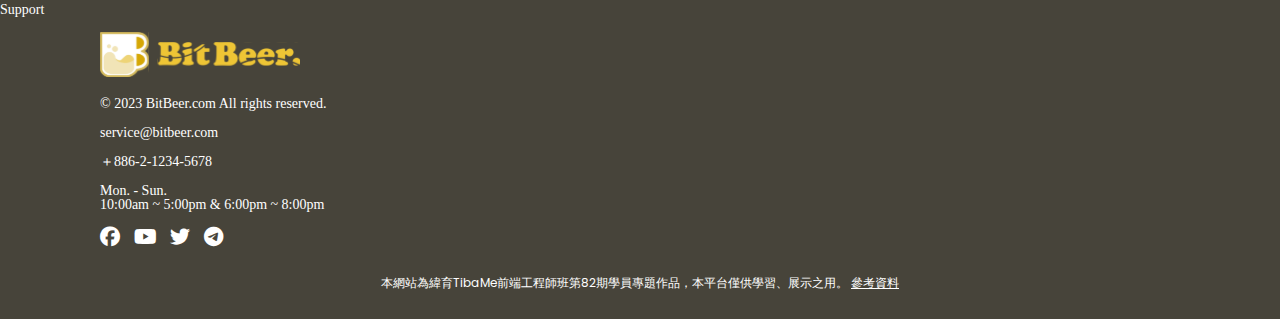
<file: Trade.html>
<head>
  <meta charset="UTF-8">
  <meta http-equiv="X-UA-Compatible" content="IE=edge">
  <meta name="viewport" content="width=device-width, initial-scale=1.0">
  <link href="css/style.css" rel="stylesheet" type="text/css" />
  <link rel="stylesheet" href="https://cdnjs.cloudflare.com/ajax/libs/font-awesome/6.2.1/css/all.min.css">
  <title>BitBeer - Trade</title>
</head>

<body>
  <div class="wrapper">
  <!-- --------header-------- -->
  <header>
    <a href="index.html"><img src="img/Logo.svg" alt="BitBeer">
    </a>
    <nav>
        <ul class="nav_list">
            <li>
                <a href="Trade.html">Trade</a>
            </li>
            <li>
                <a href="News.html">News</a>
            </li>
            <li>
                <a href="Tutorial.html">Tutorial</a>
            </li>
            <li>
                <a href="Contact-us.html">Contact us</a>
            </li>

            <a  class="btn-login" href="#">Login</a>
            
        </ul>
    </nav>
</header>

<main class="trade">
  <h3>Trade</h3>
  <div class="trade-exchange">
    <button class="trade-exchange-usd">
      <img src="img/usa_flag.svg" alt="">
      USD</button>
      <button class="trade-exchange-ntd">
      <img src="img/taiwan_flag.svg" alt="">
      TWD</button>
  </div>
  <!-- --------Trade table-------- -->
  <table class="trade-table">
    <tr class="table-head">
      <th>Name</th>
      <th>Price</th>
      <th>Chart</th>
      <th>Change</th>
      <th>Trade</th>
    </tr>
   
    <tr class="table-btc">
      <td class="trade-table-name">
        <img src="img/BTC .svg" alt="">Bitcoin<p>BTC</p></td>
      <td class="trade-table-price">$17,182.00</td>
      <td class="trade-table-chart">
        <svg xmlns="http://www.w3.org/2000/svg" version="1.1" width="146" height="30"><polyline points=" 0,5.175513820172192 0.9668874172185431,5.758787784879367 1.9337748344370862,5.581927590066073 2.9006622516556293,7.075475253362175 3.8675496688741724,6.570206200068398 4.8344370860927155,5.444511912413322 5.801324503311259,6.938540220184056 6.768211920529802,10.498289630800645 7.735099337748345,16.4641846546079 8.701986754966889,10.508212161474706 9.668874172185431,12.391041183171698 10.635761589403973,8.430878866851799 11.602649006622517,11.191841015872662 12.569536423841061,10.984156941292895 13.536423841059603,9.088471218728024 14.503311258278146,10.664951314579266 15.47019867549669,10.142702372443676 16.437086092715234,8.398591591618608 17.403973509933778,6.241081083135391 18.370860927152318,5.468210211041615 19.337748344370862,4.276631027122452 20.304635761589406,5.864557127426611 21.271523178807946,6.013468713161966 22.23841059602649,5.763291783318401 23.205298013245034,5.633881808304903 24.17218543046358,9.148869741679363 25.139072847682122,8.991513550249532 26.105960264900663,10.718759717537559 27.072847682119207,8.21863188604285 28.03973509933775,11.540688782726477 29.00662251655629,10.947314918644729 29.973509933774835,10.613199381532539 30.94039735099338,12.434938695022883 31.907284768211923,10.7605066243977 32.87417218543047,10.965868837812483 33.84105960264901,11.560783436887075 34.807947019867555,27.83835470702371 35.77483443708609,23.263623921279905 36.741721854304636,29.373845174999317 37.70860927152318,30 38.675496688741724,27.39067496184753 39.64238410596027,25.85344258338224 40.60927152317881,25.53669115399725 41.576158940397356,25.310960526551007 42.54304635761589,22.700190763336714 43.50993377483444,24.07792144728873 44.47682119205298,25.533811897505867 45.443708609271525,27.589478627694902 46.41059602649007,27.21486515614964 47.37748344370861,23.68497008816184 48.34437086092716,25.751960708300558 49.3112582781457,29.385994928109156 50.278145695364245,26.105871086858507 51.24503311258278,27.208603372869845 52.211920529801326,24.698813755877026 53.17880794701987,20.912876114390023 54.145695364238414,19.7786672188929 55.11258278145696,16.82036705441452 56.0794701986755,19.922802906020966 57.046357615894046,17.44723411061517 58.01324503311258,16.414721918897698 58.980132450331126,17.411373224584224 59.94701986754967,17.583624328674624 60.913907284768214,15.547440748459813 61.88079470198676,16.252311225800973 62.8476821192053,17.42717280517052 63.814569536423846,18.604936557483583 64.78145695364239,18.669799811310526 65.74834437086093,20.040099712035545 66.71523178807948,21.287489789182608 67.68211920529802,19.45029698959545 68.64900662251657,19.52971333697672 69.61589403973511,17.872019462283006 70.58278145695364,16.212615071200545 71.54966887417218,19.48291512749027 72.51655629139073,20.810465627374114 73.48344370860927,19.157206002169286 74.45033112582782,17.585726659144107 75.41721854304636,19.97248330932532 76.3841059602649,18.347085461645726 77.35099337748345,18.996871488867086 78.31788079470199,19.474072557766462 79.28476821192054,24.991464200292587 80.25165562913908,23.865972065414297 81.21854304635762,23.992693568490633 82.18543046357617,22.548969651529987 83.15231788079471,21.088729906834956 84.11920529801326,20.304776698416532 85.08609271523179,20.390880571664425 86.05298013245033,19.438528377803394 87.01986754966887,21.07744659383146 87.98675496688742,20.50737218177277 88.95364238410596,21.322788968283927 89.9205298013245,21.98222506884898 90.88741721854305,19.174744043828696 91.8543046357616,19.997492316040134 92.82119205298014,16.873089477774755 93.78807947019868,16.78693065998019 94.75496688741723,16.00151228648859 95.72185430463577,14.308299185110359 96.68874172185431,14.322246405457285 97.65562913907286,17.24900115504178 98.6225165562914,14.365588273261004 99.58940397350995,12.792639628894065 100.55629139072849,13.979007329594609 101.52317880794702,14.609966222201212 102.49006622516556,9.851546656691653 103.45695364238411,0 104.42384105960265,2.1389753020538684 105.3907284768212,4.381974163130803 106.35761589403974,7.090032609463453 107.32450331125828,4.9512394769645205 108.29139072847683,6.2113286980861275 109.25827814569537,8.272172591966356 110.22516556291392,13.230096308610488 111.19205298013246,11.036580924416707 112.158940397351,9.322183881324513 113.12582781456955,10.082547713974066 114.09271523178809,11.245855194719947 115.05960264900664,11.326144128966781 116.02649006622516,11.596218784402534 116.99337748344371,14.011931161081566 117.96026490066225,14.489284436949633 118.9271523178808,13.498679103096553 119.89403973509934,10.08449137200245 120.86092715231788,8.412018843835263 121.82781456953643,10.542039773857791 122.79470198675497,9.604761078204085 123.76158940397352,9.462236162458758 124.72847682119206,9.272111858728216 125.6953642384106,10.936570219697739 126.66225165562915,8.965593905915913 127.62913907284769,8.000746393233019 128.59602649006624,1.8238611367501143 129.56291390728478,5.199370246651895 130.52980132450332,4.022735729400932 131.49668874172187,4.19536205188971 132.4635761589404,4.374731304813292 133.43046357615896,6.030627561070126 134.3973509933775,6.571283178093317 135.36423841059604,5.579322816216969 136.3311258278146,2.522180560701411 137.29801324503313,5.356138252158253 138.26490066225168,4.612227124078537 139.23178807947022,2.783412552345588 140.19867549668874,2.967931420013649 141.16556291390728,5.5854438698403825 142.13245033112582,8.575185627557055 143.09933774834437,7.288808470901877 144.0662251655629,6.302909401568343 145.03311258278146,8.349078960681116" stroke="#e64b60" stroke-linecap="round" stroke-width="1.4" fill="none"></polyline></svg>
      </td>
      <td class="trade-table-change">-0.37%</td>
      <td class="trade-table-btn-exchange">
        <button>BUY</button>
        <button>SELL</button>
      </td>
    </tr>
    <tr class="table-eth">
      <td class="trade-table-name">
        <img src="img/ETH.svg" alt="">Ethereum<p>ETH</p></td>
      <td class="trade-table-price">$1,284.78</td>
      <td class="trade-table-chart">
        <svg xmlns="http://www.w3.org/2000/svg" version="1.1" width="146" height="30"><polyline points=" 0,21.56151674290617 0.9668874172185431,20.310244451691798 1.9337748344370862,19.623117503673015 2.9006622516556293,19.730539920371008 3.8675496688741724,18.541256117006075 4.8344370860927155,16.52478745360778 5.801324503311259,15.981120462293182 6.768211920529802,16.986812421580197 7.735099337748345,18.385972112408638 8.701986754966889,9.071399703847636 9.668874172185431,12.047692223012909 10.635761589403973,0 11.602649006622517,3.7067044985688753 12.569536423841061,4.212164680365692 13.536423841059603,2.5267231301344424 14.503311258278146,4.960372220947235 15.47019867549669,9.209039871523473 16.437086092715234,7.591118194643691 17.403973509933778,4.931804767534096 18.370860927152318,4.105822761359114 19.337748344370862,4.725918568966563 20.304635761589406,6.488964208805246 21.271523178807946,7.5112250768457045 22.23841059602649,7.91131213627018 23.205298013245034,6.779241897424754 24.17218543046358,9.888918916286297 25.139072847682122,10.855566415203036 26.105960264900663,12.740855647517002 27.072847682119207,11.83287252353043 28.03973509933775,13.487585454637788 29.00662251655629,13.533241519650154 29.973509933774835,13.544559832144039 30.94039735099338,14.103505749563855 31.907284768211923,11.97594939231276 32.87417218543047,12.400336024451356 33.84105960264901,12.06824291087091 34.807947019867555,26.14749899603855 35.77483443708609,24.24106368027485 36.741721854304636,30 37.70860927152318,29.98534264267876 38.675496688741724,26.690509517124813 39.64238410596027,25.507137086570065 40.60927152317881,26.418968338010167 41.576158940397356,26.046237566208664 42.54304635761589,23.11012630706296 43.50993377483444,22.83920149742781 44.47682119205298,23.487173586071354 45.443708609271525,26.51598990564985 46.41059602649007,25.979922541817107 47.37748344370861,22.52490322644852 48.34437086092716,23.339464502690554 49.3112582781457,27.69432236336521 50.278145695364245,26.582948319416108 51.24503311258278,27.35347681935284 52.211920529801326,26.00406523743366 53.17880794701987,23.4818560182012 54.145695364238414,20.062620936908353 55.11258278145696,14.596352344173642 56.0794701986755,20.161946878630218 57.046357615894046,16.659650403274142 58.01324503311258,12.632988284295923 58.980132450331126,13.361372044696047 59.94701986754967,14.537335212389207 60.913907284768214,14.36837428003605 61.88079470198676,14.232407711308882 62.8476821192053,15.182334895528095 63.814569536423846,16.447584826862894 64.78145695364239,16.52144389823698 65.74834437086093,18.68968553031005 66.71523178807948,19.54994941360128 67.68211920529802,17.16069632285543 68.64900662251657,16.302996451280798 69.61589403973511,13.880306733499665 70.58278145695364,12.457113673640983 71.54966887417218,15.251171320294365 72.51655629139073,15.644976221881295 73.48344370860927,13.955314595932709 74.45033112582782,12.521190253532087 75.41721854304636,14.281517821158932 76.3841059602649,12.819925043565394 77.35099337748345,13.380591279812428 78.31788079470199,14.117519412747807 79.28476821192054,19.685686634076603 80.25165562913908,17.53108438979627 81.21854304635762,17.431341638618502 82.18543046357617,17.62071159386613 83.15231788079471,15.90659437865536 84.11920529801326,15.077258953129757 85.08609271523179,13.426457907509842 86.05298013245033,14.60661536712941 87.01986754966887,15.547550213703406 87.98675496688742,14.44262937068141 88.95364238410596,15.940278398079153 89.9205298013245,17.1694980563301 90.88741721854305,14.254329094193345 91.8543046357616,15.43645986685158 92.82119205298014,13.250529656584991 93.78807947019868,12.176632667285386 94.75496688741723,12.129277048274012 95.72185430463577,8.334674060465957 96.68874172185431,11.427875233658188 97.65562913907286,12.309185054012492 98.6225165562914,8.765575308422026 99.58940397350995,6.483785518919497 100.55629139072849,8.587289253416948 101.52317880794702,8.994404718685846 102.49006622516556,7.583440245774838 103.45695364238411,8.307163531841393 104.42384105960265,8.507496526064571 105.3907284768212,11.094854759130275 106.35761589403974,12.360511556350847 107.32450331125828,11.388209674184175 108.29139072847683,11.742101753546624 109.25827814569537,12.983082654849682 110.22516556291392,17.351560295809403 111.19205298013246,16.43281437513602 112.158940397351,14.09019614471917 113.12582781456955,14.280218317453619 114.09271523178809,16.05381944213866 115.05960264900664,15.360602430583514 116.02649006622516,15.472588898908544 116.99337748344371,18.277366799686664 117.96026490066225,18.321504937780453 118.9271523178808,17.31766193825622 119.89403973509934,15.410416343486629 120.86092715231788,12.317549542779336 121.82781456953643,13.442929369491907 122.79470198675497,12.811214593178448 123.76158940397352,12.220886984779717 124.72847682119206,12.272902212876058 125.6953642384106,12.526458504063736 126.66225165562915,12.367154551146271 127.62913907284769,9.392044586112299 128.59602649006624,7.677651917872478 129.56291390728478,7.9016863873883345 130.52980132450332,6.862203536423316 131.49668874172187,7.4063097525398796 132.4635761589404,8.26642924388712 133.43046357615896,9.148120447670955 134.3973509933775,6.366743071857105 135.36423841059604,6.382312906442682 136.3311258278146,3.675105131479274 137.29801324503313,7.33109700159989 138.26490066225168,6.851964803285746 139.23178807947022,5.735682028124305 140.19867549668874,5.66353723857539 141.16556291390728,8.333300223723853 142.13245033112582,9.920844333051232 143.09933774834437,9.313795669416258 144.0662251655629,8.574393282368234 145.03311258278146,10.35709390490091" stroke="#1bc4ad" stroke-linecap="round" stroke-width="1.4" fill="none"></polyline></svg>
      </td>
      <td class="trade-table-change">+4.65%</td>
      <td class="trade-table-btn-exchange">
        <button onclick="window.location.href='Trade-Buy.html'">BUY</button>
        <button>SELL</button>
      </td>
    </tr>
    <tr class="table-doge">
      <td class="trade-table-name">
        <img src="img/doge.svg" alt="">Dogecoin<p>DOGE</p></td>
      <td class="trade-table-price">$0.07256</td>
      <td class="trade-table-chart">
        <svg width="146" height="30"><polyline points=" 0,23.946089600374187 0.9668874172185431,23.47483778691763 1.9337748344370862,23.591546811281738 2.9006622516556293,22.937661143315 3.8675496688741724,20.460092186295345 4.8344370860927155,20.773886936214303 5.801324503311259,20.52503647342315 6.768211920529802,22.674691516416583 7.735099337748345,27.251237288274474 8.701986754966889,20.681598577208074 9.668874172185431,21.065596538919266 10.635761589403973,16.68292764501689 11.602649006622517,21.824357617591513 12.569536423841061,21.098098231390015 13.536423841059603,18.662598000137812 14.503311258278146,20.378578069781902 15.47019867549669,20.3545706815689 16.437086092715234,18.844192675794027 17.403973509933778,16.5022142065988 18.370860927152318,17.87299217338002 19.337748344370862,16.406285771605887 20.304635761589406,17.169088855798606 21.271523178807946,16.280142837161662 22.23841059602649,17.554894740608248 23.205298013245034,17.705752234568138 24.17218543046358,21.907178750429747 25.139072847682122,20.781727579091797 26.105960264900663,21.14086779769425 27.072847682119207,19.72730283406535 28.03973509933775,21.842675556547803 29.00662251655629,20.807083048539972 29.973509933774835,20.646900328154192 30.94039735099338,20.46509559420335 31.907284768211923,18.64800542316489 32.87417218543047,19.018147974302927 33.84105960264901,18.662492859675176 34.807947019867555,24.019404100677143 35.77483443708609,26.511773081932983 36.741721854304636,28.00105932723763 37.70860927152318,29.51905824489005 38.675496688741724,26.99030385926852 39.64238410596027,25.80516540341385 40.60927152317881,25.249751319812262 41.576158940397356,25.847619095428996 42.54304635761589,24.08282885461466 43.50993377483444,25.32587436659819 44.47682119205298,25.748004582309065 45.443708609271525,28.3054416840329 46.41059602649007,27.567943490689288 47.37748344370861,25.02983997257548 48.34437086092716,26.92746295133074 49.3112582781457,30 50.278145695364245,26.777196867299082 51.24503311258278,28.225051576783837 52.211920529801326,26.112300011145784 53.17880794701987,24.58667145501193 54.145695364238414,21.357359004639896 55.11258278145696,13.87764253561759 56.0794701986755,19.92725967357857 57.046357615894046,17.829130932182174 58.01324503311258,14.688402087249667 58.980132450331126,14.094817763887177 59.94701986754967,14.919623180583239 60.913907284768214,15.337075425568713 61.88079470198676,15.783136731442823 62.8476821192053,17.378355515757473 63.814569536423846,19.0353114897824 64.78145695364239,18.27784105210778 65.74834437086093,19.989315338011984 66.71523178807948,20.26426952379437 67.68211920529802,17.507688360720593 68.64900662251657,17.58955702740093 69.61589403973511,18.508956545757442 70.58278145695364,17.67240296415356 71.54966887417218,18.71128741535226 72.51655629139073,18.8025775064294 73.48344370860927,17.865265503794703 74.45033112582782,17.279413381099836 75.41721854304636,18.631927440664104 76.3841059602649,17.826457350367427 77.35099337748345,17.092702225627367 78.31788079470199,19.419051183809838 79.28476821192054,25.407413129102913 80.25165562913908,21.761774985142807 81.21854304635762,23.598763644926137 82.18543046357617,22.582149087402872 83.15231788079471,17.629555418740026 84.11920529801326,18.691283039760204 85.08609271523179,18.79291355634174 86.05298013245033,19.493031453315734 87.01986754966887,19.4974465032735 87.98675496688742,19.70665260721784 88.95364238410596,19.94847848098877 89.9205298013245,20.66634518368762 90.88741721854305,16.618633664251234 91.8543046357616,19.041398752083115 92.82119205298014,14.887373433928959 93.78807947019868,14.501764343263693 94.75496688741723,14.360531772999542 95.72185430463577,13.15921973253403 96.68874172185431,16.585703579118245 97.65562913907286,18.22422944430896 98.6225165562914,17.713904271239866 99.58940397350995,16.13110966698926 100.55629139072849,16.498443326932964 101.52317880794702,16.246597625393974 102.49006622516556,17.226553036129957 103.45695364238411,18.26724287675707 104.42384105960265,18.481148326332303 105.3907284768212,18.198803055278937 106.35761589403974,17.63038489419007 107.32450331125828,17.10278810792906 108.29139072847683,17.6288048325554 109.25827814569537,18.96197886923423 110.22516556291392,19.45694503503298 111.19205298013246,19.200844390069676 112.158940397351,16.915297434701383 113.12582781456955,18.082426451329507 114.09271523178809,17.18526858046073 115.05960264900664,16.789346686960073 116.02649006622516,16.548118363089102 116.99337748344371,18.18140730467048 117.96026490066225,16.85958306918841 118.9271523178808,18.14641243426476 119.89403973509934,15.585339918855546 120.86092715231788,11.63650728109629 121.82781456953643,15.217751256513237 122.79470198675497,14.118319339992041 123.76158940397352,13.22133722526414 124.72847682119206,12.998178311945711 125.6953642384106,13.425353879955093 126.66225165562915,13.812199738325813 127.62913907284769,11.392559824921825 128.59602649006624,9.803080243536627 129.56291390728478,9.765613945309763 130.52980132450332,8.502703840493243 131.49668874172187,7.423321456060375 132.4635761589404,8.217343273404925 133.43046357615896,6.654432287195679 134.3973509933775,6.240946949080353 135.36423841059604,3.209797319622531 136.3311258278146,0 137.29801324503313,3.9394361809286096 138.26490066225168,2.4314382872713765 139.23178807947022,0.14498703168987603 140.19867549668874,2.275372262022362 141.16556291390728,4.101781963459818 142.13245033112582,4.998511368522028 143.09933774834437,3.4595532751544056 144.0662251655629,3.868050081744265 145.03311258278146,3.4947205921591866"stroke="#1bc4ad" stroke-linecap="round" stroke-width="1.4" fill="none">
        </polyline>
      </svg>
      </td>
      <td class="trade-table-change">+1.77%</td>
      <td class="trade-table-btn-exchange">
        <button>BUY</button>
        <button>SELL</button>
      </td>
    </tr>

    <tr class="table-budt">
      <td class="trade-table-name">
        <img src="img/USDT.svg" alt="">Tether<p>USDT</p></td>
      <td class="trade-table-price">$1.02</td>
      <td class="trade-table-chart">
        <svg width="146" height="30">
          <polyline points=" 0,96.69762605436644 0.6666666666666666,95.38377787812979 1.3333333333333333,97.1407525215837 2,94.56795850248538 2.6666666666666665,6.360931026495422 3.333333333333333,94.64058832853978 4,94.8845514516672 4.666666666666666,94.80178150450611 5.333333333333333,95.17360192875483 6,94.73891876698652 6.666666666666666,95.8155068814022 7.333333333333333,94.23168399972158 8,92.80891980761265 8.666666666666666,93.29683098149236 9.333333333333332,94.63036602689148 10,94.4754528594599 10.666666666666666,93.51657596866596 11.333333333333332,93.22680584565062 12,94.33884376890835 12.666666666666666,94.58445935630203 13.333333333333332,92.32951132710865 14,94.2243048790816 14.666666666666666,92.09593897442795 15.333333333333332,91.76978343611667 16,94.24522728160832 16.666666666666664,91.46067942884959 17.333333333333332,94.45215852564529 18,95.27874735882217 18.666666666666664,95.02768579633768 19.333333333333332,95.71837568860458 20,94.11907720974644 20.666666666666664,90.32970125387116 21.333333333333332,92.93579450876403 22,90.97151484305095 22.666666666666664,20.078015493604667 23.333333333333332,93.18751926436262 24,86.89764166300264 24.666666666666664,94.16108984602435 25.333333333333332,88.90786923426892 26,88.95232545306281 26.666666666666664,92.81669998033342 27.333333333333332,87.98347944172673 28,88.82164477254732 28.666666666666664,91.81815731467086 29.333333333333332,89.25776646429341 30,90.56731662768732 30.666666666666664,93.62800407309862 31.333333333333332,93.14025910013478 32,92.20525942512619 32.666666666666664,92.86729530002341 33.33333333333333,95.06729929156398 34,93.17874578307793 34.666666666666664,91.73209770392043 35.33333333333333,96.00650108716538 36,93.32295563927978 36.666666666666664,94.05676037943192 37.33333333333333,93.03882239154592 38,93.24957501559916 38.666666666666664,92.84541399733715 39.33333333333333,91.56389543597221 40,94.28591824359181 40.666666666666664,93.83744464516262 41.33333333333333,93.44245632156684 42,93.62438625426935 42.666666666666664,94.25585580057546 43.33333333333333,94.1626423044305 44,92.91289040926183 44.666666666666664,93.49310563264831 45.33333333333333,94.21646044440352 46,96.40258061078731 46.666666666666664,93.65293857006488 47.33333333333333,94.5315010268055 48,95.38961097165678 48.666666666666664,93.30608055831352 49.33333333333333,94.6207639188535 50,89.92111651528789 50.666666666666664,76.67456295829774 51.33333333333333,78.0407865832746 52,93.25817437497828 52.666666666666664,90.65339865586945 53.33333333333333,91.67089381906166 54,88.70811504798345 54.666666666666664,90.55200827633388 55.33333333333333,19.193869265016588 56,93.0443697161317 56.666666666666664,92.08990472274887 57.33333333333333,91.05040983201323 58,48.150749932234085 58.666666666666664,45.99244849425581 59.33333333333333,45.443101687391454 60,91.29263413270365 60.666666666666664,95.49310340447896 61.33333333333333,93.94555617684114 62,96.98777780866334 62.666666666666664,96.31447076419286 63.33333333333333,23.069823122118777 64,64.65000301583777 64.66666666666666,92.19477767944976 65.33333333333333,90.60649974960606 66,44.669274975175725 66.66666666666666,93.03957808607892 67.33333333333333,95.27516356154584 68,92.44042617636234 68.66666666666666,92.93595484927002 69.33333333333333,93.35113146326128 70,93.03659822410253 70.66666666666666,92.53293192207525 71.33333333333333,93.50758957098571 72,91.94672463173868 72.66666666666666,93.64208820071254 73.33333333333333,91.462487942912 74,91.15181521220366 74.66666666666666,89.35631717187331 75.33333333333333,89.62278292707794 76,88.43573555508523 76.66666666666666,89.36486368205256 77.33333333333333,88.69864092398446 78,89.87667424332997 78.66666666666666,86.85909586362652 79.33333333333333,87.0628198317161 80,83.48968174036763 80.66666666666666,77.22829180583756 81.33333333333333,90.67941659159578 82,88.91411192013838 82.66666666666666,0 83.33333333333333,91.31686631943074 84,91.72144324105243 84.66666666666666,89.55538515061505 85.33333333333333,91.7310134906327 86,94.54420720840841 86.66666666666666,94.1107212623628 87.33333333333333,91.47560628342107 88,92.85843698895322 88.66666666666666,93.08420885382641 89.33333333333333,92.63055953258004 90,90.91496315921134 90.66666666666666,92.63463289174227 91.33333333333333,90.7219297235687 92,90.91313325801724 92.66666666666666,94.48748987777246 93.33333333333333,95.47516539875264 94,96.16291663873731 94.66666666666666,45.71560409956681 95.33333333333333,94.80711383651656 96,99.85021537903697 96.66666666666666,100 97.33333333333333,99.43155070261565 98,99.12685318699754 98.66666666666666,98.69564017009205 99.33333333333333,7.078768248874752 100,95.95564159108123" stroke="#00A68C" stroke-linecap="round" stroke-width="1.4" fill="none" vector-effect="non-scaling-stroke"></polyline></svg>
      </td>
      <td class="trade-table-change">-0.16%</td>
      <td class="trade-table-btn-exchange">
        <button>BUY</button>
        <button>SELL</button>
      </td>
    </tr>

    <tr class="table-usdc">
      <td class="trade-table-name">
        <img src="img/USDC.svg" alt="">USD Coin<p>USDC</p></td>
      <td class="trade-table-price">$1.00</td>
      <td class="trade-table-chart"></td>
      <td class="trade-table-change">+1.5%</td>
      <td class="trade-table-btn-exchange">
        <button>BUY</button>
        <button>SELL</button>
      </td>
    </tr>
    <tr class="table-busd">
      <td class="trade-table-name">
        <img src="img/BUSD.svg" alt="">Binance USD <p>BUSD</p></td>
      <td class="trade-table-price">$1.00</td>
      <td class="trade-table-chart"></td>
      <td class="trade-table-change">-0.25%</td>
      <td class="trade-table-btn-exchange">
        <button>BUY</button>
        <button>SELL</button>
      </td>
    </tr>
    <tr class="table-bnb">
      <td class="trade-table-name">
        <img src="img/BNB.svg" alt="">Binace<p>BNB</p></td>
      <td class="trade-table-price">$267.17</td>
      <td class="trade-table-chart"></td>
      <td class="trade-table-change">-0.21%</td>
      <td class="trade-table-btn-exchange">
        <button>BUY</button>
        <button>SELL</button>
      </td>
    </tr>
    <tr class="table-sol">
      <td class="trade-table-name">
        <img src="img/SOL.svg" alt="">Solana<p>SOL</p></td>
      <td class="trade-table-price">$14.22</td>
      <td class="trade-table-chart"></td>
      <td class="trade-table-change">+1.5%</td>
      <td class="trade-table-btn-exchange">
        <button>BUY</button>
        <button>SELL</button>
      </td>
    </tr>
    <tr class="table-uni">
      <td class="trade-table-name">
        <img src="img/UNI 1.svg" alt="">Uniswap<p>UNI</p></td>
      <td class="trade-table-price">$5.56</td>
      <td class="trade-table-chart"></td>
      <td class="trade-table-change">-0.69%</td>
      <td class="trade-table-btn-exchange">
        <button>BUY</button>
        <button>SELL</button>
      </td>
    </tr>
    <tr class="table-xrp">
      <td class="trade-table-name">
        <img src="img/XRP.svg" alt="">XRP<p>XRP</p></td>
      <td class="trade-table-price">$0.3343</td>
      <td class="trade-table-chart"></td>
      <td class="trade-table-change">-2.04%</td>
      <td class="trade-table-btn-exchange">
        <button>BUY</button>
        <button>SELL</button>
      </td>
    </tr>

  </table>




</main>

  








   <!-- --------footer-------- -->     
   <footer>

    <div class="col">
        <h5>BitBeer</h5>
        <a href="#">About BitBeer</a>
        <a href="#">Privacy and Security</a>
        <a href="#">Term of Use</a>
        <a href="#">Recruit</a>
    </div>
    <div class="col">
        <h5>Product</h5>
        <a href="#">Trade</a>
        <a href="#">Regular quota</a>
        <a href="#">OTC</a>
    </div>

    <div class="col">
        <h5>Information</h5>
        <a href="#">Limits</a>
        <a href="#">Fees</a>
        <a href="#">News</a>
        <a href="#">Support</a>
    </div>

    <div class="col-last col" >
        <img src="img/Logo.svg" alt="">
        <p>© 2023 BitBeer.com All rights reserved.</p>

        <a href="#">service@bitbeer.com</a>
        <p>＋886-2-1234-5678</p>
        <p>Mon. - Sun.<br>
        10:00am ~ 5:00pm & 6:00pm ~ 8:00pm</p>

        <div class="sns">
            <a href="#">
                <i class="fa-brands fa-facebook"></i>
            </a>
            <a href="#">
                <i class="fa-brands fa-youtube"></i>
            </a>
            <a href="#">
                <i class="fa-brands fa-twitter"></i>
            </a>
            <a href="#">
                <i class="fa-brands fa-telegram"></i>
            </a> 
        </div>

    </div>
    
    <p>本網站為緯育TibaMe前端工程師班第82期學員專題作品，本平台僅供學習、展示之用。
        <a href="https://docs.google.com/document/d/1gEIF5ixvouD6b4plLIe0pAvlUmwfSMIOnqsfGZUodCo/edit">參考資料</a>
    </p>



</footer>
    

</div>
</body>
</file>
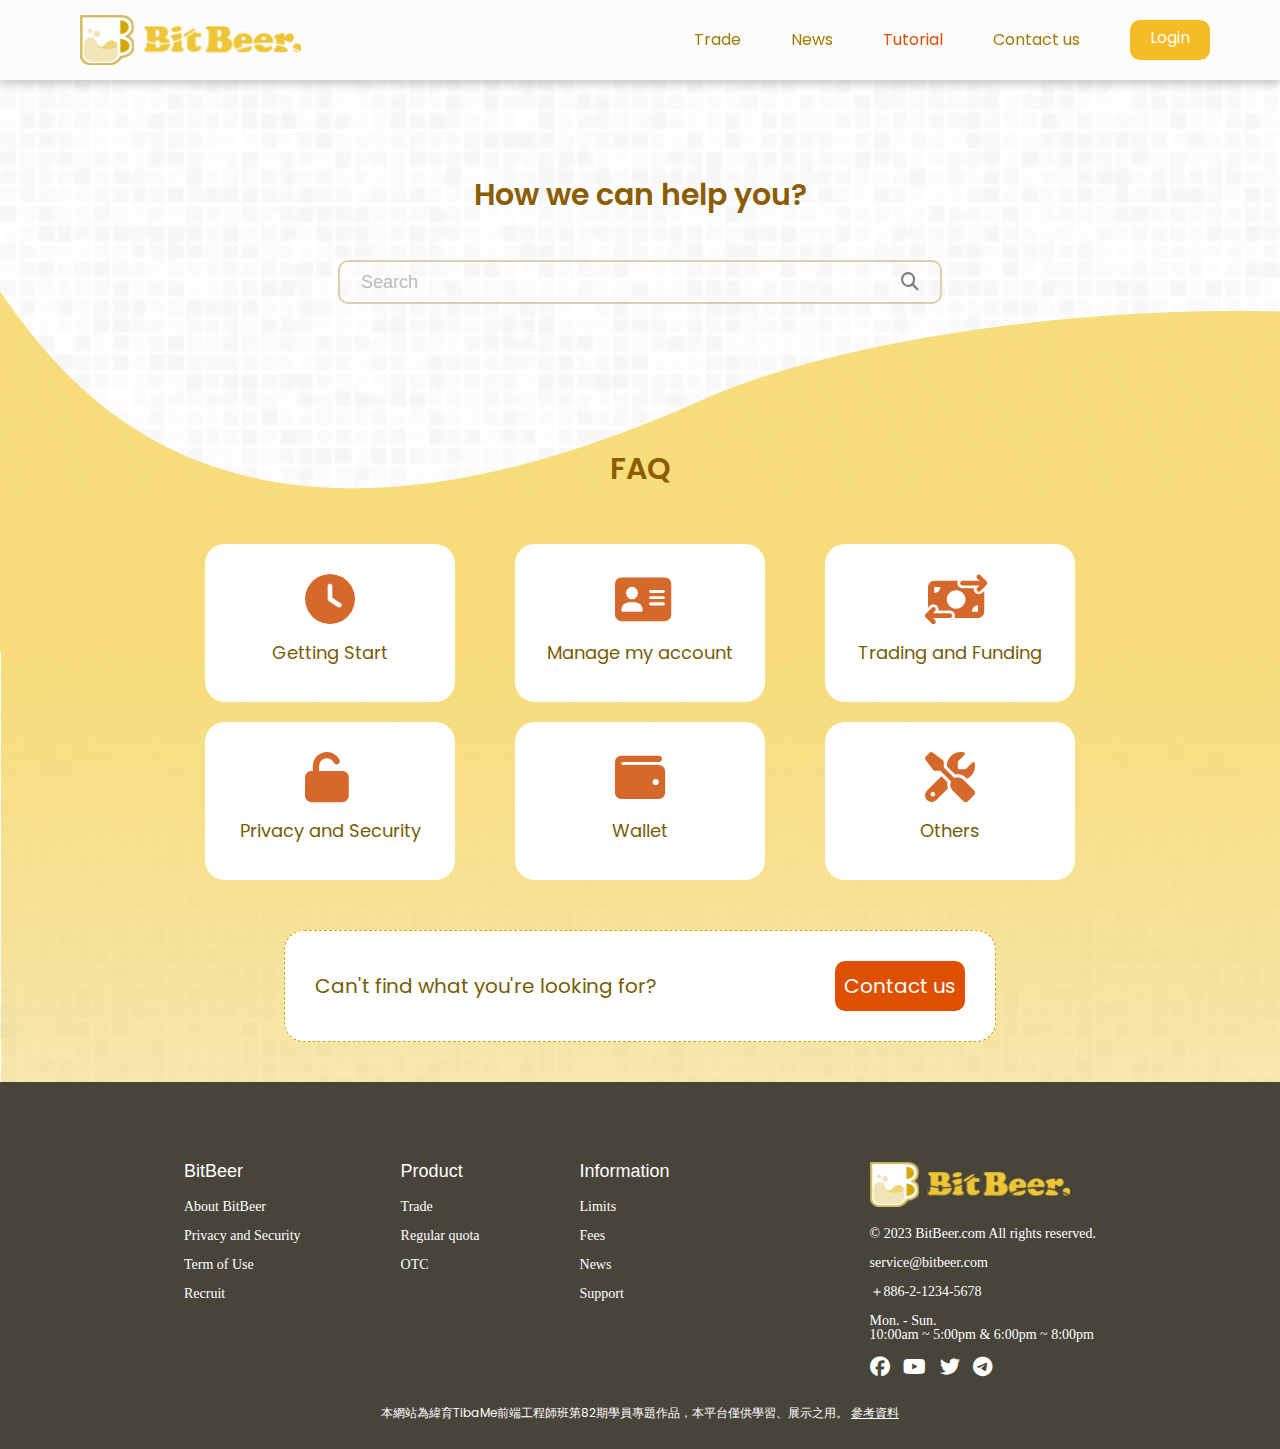
<file: Tutorial.html>
<!DOCTYPE html>
<html lang="en">

<head>
  <meta charset="UTF-8">
  <meta http-equiv="X-UA-Compatible" content="IE=edge">
   <meta name="viewport" content="width=device-width, initial-scale=1, minimum-scale=1, maximum-scale=1, shrink-to-fit=no" >
    <link href="css/style.css" rel="stylesheet" type="text/css" />
    <link href="css/rwd.css" rel="stylesheet" type="text/css" />
    <script src="./js/jquery-3.6.3.js"></script>

  <link rel="stylesheet" href="https://cdnjs.cloudflare.com/ajax/libs/font-awesome/6.2.1/css/all.min.css">
  <title>BitBeer - Tutorial</title>
</head>

<body>

 
    <!-- --------header-------- -->
    <header>

      <a href="index.html"><img src="img/Logo.svg" alt="BitBeer">
      </a>
      <!----- RWD ham----->
      <div class="rwd-ham">
          <a href="Wallet.html"><i class="fa-solid fa-user"></i></a>
          <i class="fa-solid fa-bars ham-btn"></i>
          <!-- <i class="fa-solid fa-xmark"></i> -->
      </div>


      <!-- <nav> -->
      
        <ul class="nav_list">
          <li>
              <a href="Trade.html">Trade</a>
          </li>
          <li>
              <a href="News.html">News</a>
          </li>
          <li>
              <a class='btn-strong' href="Tutorial.html">Tutorial</a>
          </li>
          <li>
              <a href="Contact-us.html">Contact us</a>
          </li>
          
          <a class="btn-login" href="Login.html">Login</a> 
          <!-- <a href=""><i class="fa-solid fa-user"></i></a> -->
          <li class="nav_bg">

          </li>

      </ul>  
   
      <!-- </nav> -->
  </header>

<!-- ----------------main--------------- -->
   <main class="tutorial">

      <div class="tutor_sec">
        <h3>How we can help you?</h3>
        <form action="" class="tutor-search-bar">
        <input type="search" placeholder="Search">
        <button type="submit" class="search-btn">
          <i class="fa-solid fa-magnifying-glass"></i>
        </button>
      </form>

        <div class="faq">
          <h3>FAQ</h3>

          <div class="faq-block" >    
              <div class="faq-block-type" id="faq-sec">
                <i class="fa-solid fa-clock"></i> 
                <p>Getting Start</p>
              </div>

          <!-- -------model-container-------- -->

            <div id="faq-pop" class="pop-bg">
              <div class="get-start pop-sec">
                <i id="faq-sec-off" class="fa-solid fa-xmark"></i>
                <div class="get-sta-inf">
                  <h4 class="get-sta-h4">Getting start</h4>
                  
                  <div class="allstep">
                    <div class="step">
                      <img src="img/tut_img1.png" alt="">
                      <p>Step 1<br>
                        Register Bitbeer.com</p>
                    </div>
                  
                    <div class="step">
                      <img src="img/tut_img2.png" alt="">
                      <p>Step 2<br>
                        Review your apply</p>
                    </div>
          
                    <div class="step">
                      <img src="img/tut_img3.png" alt="">
                      <p>Step 3<br>
                        Start  your trading! </p>
                    </div>
        
                  </div>

                  <div class="get-sta-inf-drop">
                    <div class="get-sta-inf-block" id="faq-inf-show">
                      <div class="faq-arrow-wra">
                      <i class="fa-solid fa-caret-right arrow" id="faq-arrow"></i></div>
                      <p>What BitBeer’s identity verification need? </p>
                    </div>
                    <div class="get-sta-inf-block-inf" id="faq-inf-hide">
                      <p>Only legal adults above 18 years old are accepted, and  phone bill statement, Driver's license,Passport. </p>
                    </div>

                    <div class="get-sta-inf-block">
                      <div class="faq-arrow-wra">
                        <i class="fa-solid fa-caret-right arrow"></i></div>
                      <p>How long will it take for my identity verification to be processed?</p>
                    </div>
                    <div class="get-sta-inf-block-inf" >
                      <p>We will process your application typically in 3-5 business days. </p>
                    </div>

                    <div class="get-sta-inf-block">
                      <div class="faq-arrow-wra">
                        <i class="fa-solid fa-caret-right arrow"></i></div>
                      <p>Why is there a $1 NTD fund in my bank account?</p>
                    </div>
                    <div class="get-sta-inf-block-inf">
                      <p>As part of the identity verification process, we will fund $1 NTD into your bank account. </p>
                    </div>

                    <div class="get-sta-inf-block">
                      <div class="faq-arrow-wra">
                        <i class="fa-solid fa-caret-right arrow"></i></div>
                      <p>How come my password isn't working? </p>
                    </div>
                    <div class="get-sta-inf-block-inf">
                      <p> If you lose the password, please click "Reset Password" at the page of sign in.</p>
                    </div>

                    <div class="get-sta-inf-block">
                      <div class="faq-arrow-wra">
                        <i class="fa-solid fa-caret-right arrow"></i></div>
                      <p>How to register my bank account info？</p>
                    </div>
                    <div class="get-sta-inf-block-inf">
                      <p> Please refer to the cover of your bank account passbook. You must provide the account holder's name, account number, and the correct branch code as they appear on the cover of your passbook.</p>
                    </div>

                    




                  </div>
                

                
                </div>

          
                
              </div>
            </div>
          <!-- ------------------------------ -->

            <!-- <a href="#"> -->
                <div class="faq-block-type">
                  <i class="fa-solid fa-address-card"></i>
                  <p>Manage my account</p>
                </div>
              <!-- </a> -->
            <!-- <a href="#"> -->
                <div class="faq-block-type">
                  <i class="fa-solid fa-money-bill-transfer"></i>
                  <p>Trading and Funding</p>
                </div>
              <!-- </a> -->
            <!-- <a href="#"> -->
                <div class="faq-block-type">
                  <i class="fa-solid fa-unlock"></i>
                  <p>Privacy and Security</p>
                </div>
              <!-- </a> -->
            <!-- <a href="#"> -->
                <div class="faq-block-type">
                  <i class="fa-solid fa-wallet"></i>
                  <p>Wallet</p>
                </div>
              <!-- </a> -->
            <!-- <a href="#"> -->
                <div class="faq-block-type">
                  <i class="fa-solid fa-screwdriver-wrench"></i>
                  <p>Others</p>
                </div> 
              <!-- </a>  -->

            <div class="faq-contact">
              <p>Can't find what you're looking for?</p>
              <a href="Contact-us.html" class="test">
                Contact us
              </a>
            </div>

           


        </div>



      </div>


    


  






  </main>

<!----------------- footer---------------- -->

<footer>
  <div class="footer-flex-block">
    <div class="col">
        <h5>BitBeer</h5>
        <a href="#">About BitBeer</a>
        <a href="#">Privacy and Security</a>
        <a href="#">Term of Use</a>
        <a href="#">Recruit</a>
    </div>
    <div class="col">
        <h5>Product</h5>
        <a href="#">Trade</a>
        <a href="#">Regular quota</a>
        <a href="#">OTC</a>
    </div>

    <div class="col">
        <h5>Information</h5>
        <a href="#">Limits</a>
        <a href="#">Fees</a>
        <a href="#">News</a>
        <a href="#">Support</a>
    </div>
  
  <div class="col-last col" >
      <img src="img/Logo.svg" alt="">
      <p>© 2023 BitBeer.com All rights reserved.</p>

      <a href="#">service@bitbeer.com</a>
      <p>＋886-2-1234-5678</p>
      <p>Mon. - Sun.<br>
      10:00am ~ 5:00pm & 6:00pm ~ 8:00pm</p>

      <div class="sns">
          <a href="#">
              <i class="fa-brands fa-facebook"></i>
          </a>
          <a href="#">
              <i class="fa-brands fa-youtube"></i>
          </a>
          <a href="#">
              <i class="fa-brands fa-twitter"></i>
          </a>
          <a href="#">
              <i class="fa-brands fa-telegram"></i>
          </a> 
      </div>

  </div>
</div>
    <p>本網站為緯育TibaMe前端工程師班第82期學員專題作品，本平台僅供學習、展示之用。
        <a href="https://docs.google.com/document/d/1gEIF5ixvouD6b4plLIe0pAvlUmwfSMIOnqsfGZUodCo/edit">參考資料</a>
    </p>

</footer>


 <script src="./js/index.js"></script>
 <script src="./js/tutorial.js"></script>

</body>

</html>
</file>
<file: css/rwd.css>
/* @media screen and (max-width: 786px){
  body{

    max-width: 786px;
    }
} */

@media screen and (max-width: 428px) {



  header {
    max-width: 428px;
    min-width: auto;
    height: 60px;
    align-items: center;
    position: fixed;
    filter: none;
    z-index: 2;

    margin-top: -60px;
    border-bottom: 1px solid #e0dfdf;
  }

  .nav_bg{
    display: block;
    height: 120%;
    background-image: none;
    background-color:rgba(60, 60, 60, 0.616);

  }

  .rwd-ham>i,
  .rwd-ham>a {
    font-size: 20px;
    color: #9F7D05;
    vertical-align: middle;
    margin-right: 20px;
    z-index: 4;
  }

  .ham-btn::after{
    content: '\f00d';
    font-weight: 900;
    font-family: "Font Awesome 5 Free"; 
    
    display: none;
    color:#DE5000;
    font-size: 30px;
    position: absolute;
    top:15px;
    right:20px;
  }


  


  .burgar_btn-show {
    /* display: flex; */
    left: 0px;
    transition: all 0.5s;
    /* height: 100%; */
    /* max-width: 200px; */
    /* width: 100%;
  height:100%; */

  }




  header img {
    height: 32px;
    margin-left: 20px;
  }

  header ul {
    flex-direction: column;
    position: absolute;
    /* display: none; */
    left: 500px;
    top: 60px;
    width: 100%;
    height: 600px;
    border-top: 1px solid gainsboro;
    margin-right: 0;
    /* background-image: 
      linear-gradient(rgba(206, 206, 206, 0.248),rgba(197, 197, 197, 0.13)),url(../img/grey.png); */
    /* overflow: hidden;
    max-height: 0;
    max-width: 0; */
    z-index: -1;
    /* background-color: floralwhite; */
    transition: all 0.5s;

    /* padding-top: 10px;
    padding-bottom: 30px; */
  }



  


  header li {
    margin-right: 0;
    background-color: floralwhite;
    
    /* width: 100%; */
  }

  .nav_list li a {
    text-align: center;
    font-size: 20px;
  }

  .nav_list>a {
    margin: 20px auto;
  }

  .nav-person{
    display: none;
  }

  .btn-login {
    text-align: center;
    width: 100px;
    font-size: 20px;
    margin-bottom: 400px;
    background-color:rgba(140, 140, 140, 0.616);
    display: none;
  }

  .btn-login-rwd{
    border-radius: 10px;
    border: none;
    font-size: 16px;
    background-color: #F6BC27;
    color: #ffffff;
    padding: 10px 20px;
    height: 20px;
    margin: 20px 0px;
  }

  /* =============footer============ */

  footer {
    max-width: 428px;
    min-width: 300px;
  }

  .footer-flex-block {
    flex-direction: column;
  }

  .col {
    margin: 0 auto 40px;

  }

  .col h5 {
    font-size: 22px;
    text-align: center;
    margin: 0 auto 20px;

  }

  .col a {

    font-size: 16px;
    text-align: center;
    margin-bottom: 15px;
    margin: 0 auto 15px;
    font-weight: 400;
  }

  .col img {
    width: 60%;
    margin: 0 auto 20px;
  }

  .col-last {
    width: 80%;
    margin-top: 30px;
  }

  .col-last p {
    text-align: center;
    margin: 0 auto 15px;
    font-size: 16px;
  }

  .sns {
    margin: 0 auto;
  }

  footer>p {
    font-size: 16px;
    text-align: justify;
    width: 80%;
    line-height: 1.25;

  }




  /* =========index.html========== */

  /* --index-banner-- */

  .homepage-main {
    min-width: 200px;
    max-width: 428px;
    /* width: 100%; */

    height: auto;
    margin-top: 60px;
  }

  .swiper {
    margin-top: 60px;
    padding-top: 60px;
    min-width: 200px;
    max-width: 428px;
    margin-bottom: 20px;
    display: none;
  }

  .swiper-slide {
    min-width: 200px;
    max-width: 428px;
  }

  .swiper-button-prev:after,
  .swiper-button-next:after {
    font-size: 20px !important;
  }


  /* --index-quicktrade-- */


  .tra-section {
    display: flex;
    flex-direction: column;
    flex-wrap: wrap;
    justify-content: center;
    margin-bottom: 0;

    padding-top: 20px;
    max-width: 428ox;
  }

  .tra-text {
    margin: 30px 0 60px;

  }

  .tra-section h1 {
    font-size: 2.5rem;
  }

  .tra-section h2 {
    color: #9F7D05;
    font-size: 1.2rem;
    margin-top: 20px;
    margin-bottom: 50px;

  }

  .tra-text p {
    display: block;
    font-size: 1rem;
    margin-right: 0;
    margin-bottom: 10px;
    color: #bdbcbc;
  }

  .tra-text img {
    width: 35px;
    border-radius: 2px;
    /* margin-top: 10px; */
    margin: 0 5px;
    opacity: .7;
  }


  .q-trade {
    width: auto;
  }

  .q-trade label {
    width: 30%;
  }

  .q-trade-content {
    height: auto;
    width: 100%;
    padding: 20px 20px;
  }

  .q-trade-block select {
    margin: 0;
    display: inline-block;
    height: 50px;
    width: 100%;

    font-size: 18px;

  }


  .q-trade-block h4 {
    font-size: 20px;
    display: inline-block;
    width: 100%;
    text-align: center;
    font-weight: 600;


  }

  .q-tra-num {
    display: block;
    width: 100%;
    height: 50px;
    margin: 10px auto 50px;
    text-align: right;
    font-size: 18px;
  }

  .q-tra-con-btn {
    margin-bottom: 20px;
    font-size: 20px;
    width: 30%;


  }

  /* --index-sec1-- */

  .section1 {
    background-image: none;
    background-color: #F7ECC2;

  }

  .section1 img {
    padding-bottom: 0;
    width: 300px;
  }

  .section1 p {
    width: 80%;
    margin: 0 20px;
    font-size: 18px;
    list-style: 1.25;
    margin-bottom: 80px;

  }

  /* --index-sec2-- */

  .section2 {
    height: auto;
    top: 0;
    margin-bottom: 0;
  }

  .section2 ul {
    flex-direction: column;
  }

  .section2 h3 {
    padding-top: 100px;
    width: 90%;
    margin: 0 auto 40px;
  }

  .section2 img {
    width: 280px;
  }

  .section2 p {
    margin-top: 5px;
    font-size: 16px;
    width: 380px;
    margin: 0 auto 40px;
    text-align: center;
    width: 80%;
  }

  /* --index-sec3-- */

  .section3 {
    background-image: none;
    background-color: #EEC945;
    top: 0;
    margin-bottom: 0;
    height: auto;
  }

  .section3 h3 {
    padding-top: 100px;
    margin: 0 auto 70px;
    width: 90%;
  }

  .section3 ul {
    flex-direction: column;

  }

  .section3 li {
    margin: 0;
  }

  .section3 a {
    font-size: 16px;
    margin-top: 30px;
    padding-bottom: 50px;
    text-decoration: underline;
  }

  /* --index-sec4-- */
  .section4 {
    background-image: none;
    background-color: #DFC35E;
    height: auto;
    top: 0;
    padding-top: 100px;
    padding-bottom: 50px;
    margin-bottom: 0;
  }

  .section4 h3 {
    font-size: 30px;
    line-height: 2;
    width: 90%;
    margin: 0 auto;
  }

  .section4-1 {
    flex-direction: column;
  }


  .section4-1>img {
    width: 80%;
    display: none;

  }


  .section4-2 {
    padding: 0;
    margin: 0 auto;
  }

  .section4-2 p {
    font-size: 20px;
    text-align: center;
  }

  .section4-2 img {
    margin: 0 auto;
    display: block;
    width: 70%;
    height: auto;
    margin-bottom: 20px;

  }

  .btn-des {
    margin: 0 auto;
    margin-bottom: 80px;

    width: 70%;
    height: auto;
    font-size: 16px;

  }

  /* =========Trade.html========== */

  .trade {
    max-width: 428px;
    min-width: 300px;
  }

  .trade h3 {
    /* text-align: left; */
    margin: 60px auto 30px;
    padding: 20px;
  }

  .tra-inf {
    max-width: 428px;
    margin: 0 20px;
  }

  .tra-inf::after{
    /* ---下拉箭頭--- */
    content: '\f078';
    font-weight: 900;
    font-family: "Font Awesome 5 Free"; 
    
    color:#DE5000;
    font-size: 40px;
    display: block;
    margin: 20px auto;
    text-align: center;
    cursor: pointer;
    
  }

  .trade-switch {
    justify-content: center;
    margin: 0 0 10px 0;
  }

  /* ---Trade-table--- */

  .table-head {
    display: none;
  }

  .trade-table {
    border-radius: 10px;
    border-collapse: separate;
    width: 100%;
    margin-bottom: 20px;
    /* border:1px solid black; */




  }

  .trade-table tr {
    height: 200px;


  }

  .trade-table td {
    width: auto;
    max-width: 428px;
    min-width: 200px;
    text-align: center;

    height: auto;
    line-height: 3;



  }

  .trade-table-name,
  .trade-table-price,
  .trade-table-change,
  .trade-table-chart,
  .trade-table-btn-exchange {
    display: none;
  }

  .trade-table-rwd {
    display: flex;
    flex-direction: column;
    height: auto;
    border: 1px solid #CFCFCF;
    /* border-collapse: separate; */
    /* line-height: 2; */
    border-radius: 10px;
    margin-bottom: 20px;
  }

  .trade-table-rwd-name {
    display: flex;
    line-height: auto;
    margin-top: 10px;
    font-size: 25px;
    font-weight: 500;
    justify-content: space-evenly;
  }

  .trade-table-rwd-name p {
    display: inline;
    color: #8E8E8E;
    font-size: 15px;
    line-height: 75px;
    margin-left: 10px;
  }

  .trade-table-rwd-name img {
    /* margin-left: 40px; */
  }



  .table-btc>.trade-table-rwd>.trade-table-rwd-change,
  .table-busd>.trade-table-rwd>.trade-table-rwd-change,
  .table-bnb>.trade-table-rwd>.trade-table-rwd-change,
  .table-uni>.trade-table-rwd>.trade-table-rwd-change,
  .table-xrp>.trade-table-rwd>.trade-table-rwd-change
  {
    color: #DC5252;
  }



  .trade-table-rwd-change {
    line-height: 1.2;
    color: #1BA27A;
    /* color: #DC5252; */
  }

  .trade-table-rwd-price {
    font-size: 20px;

  }

  .trade-table-rwd-trade {
    margin-bottom: 20px;
  }

  .trade-table button{
    font-size: 18px;
  }

  .page a,
  .page p
   {
    display: none;
  }



  /* .trade-table-name {
    display: flex;
    width: 100%;
    max-width: 428px;
    justify-content: center;
  }

  .trade-table-name p {
    padding-left: 20px;

  }


  .trade-table-btn-exchange {
    display: block;
    width: 100%;
    max-width: 428px;
  }

  .trade-table-price,
  .trade-table-change {
    display: inline-block;

  } */

  /* =========Trade-buy.html========== */

  .buyin {
    background-position: 0 -130px;
    max-width: 428px;
    min-width: 300px;
    margin-top: 60px;
  }

  .buyin>h3 {
    padding: 20px 0;
    margin: 0;
  }

  .buyin-inf {
    width: auto;
    margin: 0 20px;
    border-radius: 10px;
    flex-direction: column;
    box-shadow: none;
    border: 1px solid rgba(209, 207, 207, 0.4);
  }

  .buyin-inf-text {
    margin: 0;
    padding-top: 20px;
  }

  .buyin-inf-name {
    text-align: center;
    margin-bottom: 20px;
  }

  .buyin-inf-price {
    width: 200px;
    margin: 0 auto;
  }

  .buyin-inf>img {
    display: none;
  }

  .buyin-inf-price p:nth-child(1) {
    margin-bottom: 0;
    margin-right: 30px;
    margin-left: 16px;
  }

  .buyin-inf-price h6 {
    margin-top: 30px;
    text-align: center;
  }

  .buyin-inf-text p:last-child {
    width: auto;
    text-align: center;
    font-size: 14px;
  }

  .buyin-form-crypto {
    margin: 30px 10px 40px;
  }

  .buyin-form-currency {

    margin: 10px 10px 40px;
  }

  .buyin form select,
  .buyin form input {
    height: 60px;
    font-size: 18px;
    margin: 10px auto 10px;
    border: 1px solid rgba(133, 132, 132, 0.8);
    padding: 0 20px;
  }


  .buyin form select {
    width: 30%;
    margin-right: 10px;

  }


  .buyin-form-crypto>input{
    width: 83%;
  }


  .buyin-form-currency>input {
    width: 50%;

  }

  .buyin-form-crypto>h6,
  .buyin-form-currency>h6 {
    font-size: 14px;
    color: #9F7D05;
    text-align: left;
    width: auto;
    margin-left: 5%;
    display: block;
  }

  .payopt-wallet {
    justify-content: space-between;
    width: 90%;
    height: 80px;
    margin: 10px auto 20px;
    padding: 10px 25px;
    border-radius: 10px;
    box-shadow: none;
    border: 1px solid rgba(133, 132, 132, 0.8);
  }

  .payopt-wallet img {
    width: 25px;
    margin-right: 10px;

  }

  .payopt-price p:nth-child(1) {
    font-size: 14px;
    font-weight: 600;
  }

  .payopt-price p:nth-child(2) {
    font-size: 12px;
  }

  .payopt-type {
    width: 60%;
  }

  .payopt-type p:nth-child(1) {
    font-size: 18px;
  }

  .payopt-type p:nth-child(2) {
    font-size: 14px;
  }


  .payopt-con {}


  .payopt-wallet:hover {
    background-color: #F2E8C6;
  }



  /* =========Exchange-conf.html========== */


  .exchange-order {

    max-width: 428px;
    min-width: 300px;
    margin-top: 60px;
  }

  .exchange-order h3 {
    width: 100%;
    font-size: 6vw;
    margin: 0 auto 50px;
  }

  .order-inf {
    width: auto;
    box-shadow: none;
    margin-bottom: 0;
    margin: 0 20px 30px;
    padding: 30px 30px 40px
  }

  .order-inf-item {
    flex-direction: column;
    text-align: center;
    margin-bottom: 0;
  }

  .order-inf-item p:last-child {
    border: 1px solid rgba(162, 161, 161, 0.8);
    margin: 20px auto 10px;
    width: 50%;
  }


  .order-inf-price>p {
    text-align: center;

  }

  .order-inf-table {
    color: #939393;
    font-size: 18px;
    width: 90%;
    margin: 0 auto;
  }

  .order-inf-table td:nth-child(1) {
    width: 40%;

  }

  .order-inf-table td:nth-child(2) {
    width: 30%;

  }

  .exchange-order-btn1 {
    margin: 20px auto;
  }

  .order-inf-price a {
    text-align: center;
    font-size: 18px;
  }

  dialog {
    width: 90%;
    height: 400px;
  }

  dialog>i {
    margin-top: 50px;
  }

  dialog p {
    width: auto;
    font-size: 19px;
    margin: 0 20px 30px;
  }

  dialog a {
    font-size: 18px;
  }

  /* =========Order-completed.html========== */

  .order-com {
    background-position: 0 -130px;
    max-width: 428px;
    min-width: 300px;
    margin-top: 60px;
    background-position: 20px -100px;

  }

  .order-inf-price>img {
    top: 320px
  }

  .order-com-btn2 {

    font-size: 18px;
    padding: 10px 20px;
  }

  /* =========News.html========== */

  .news {
    max-width: 428px;
    min-width: 300px;
    margin-top: 60px;
    height: auto;

  }

  .news h3 {
    padding-top: 50px;
  }

  .news-sec {
    width: auto;
  }

  .main-news {
    width: auto;
    margin: 0 30px;
    flex-direction: column;
    box-sizing: content-box;
    background-color: #f1e9e3;
    margin-bottom: 30px;

  }

  .main-news-img {
    width: 100%;
    margin: 0 auto;

  }

  .main-news-img img:first-child {
    display: none;
  }

  .main-news-img img:nth-child(2) {
    display: block;
    width: 100%;
    border-radius: 20px;
  }

  .news-text {
    width: auto;
    padding: 10px 0 10px;
    margin: 0 20px;

    background-color: #f1e9e3;

  }

  .news-text h5 {
    font-size: 18px;
    margin: 0;
  }

  .news-text h6 {
    font-size: 16px;
    margin-top: 20px;
    text-decoration: underline;
  }


  /* ------mid-news------ */

  .mid-news {
    flex-direction: column;
    width: auto;
    margin: 0 30px;
    border-bottom: none;
    padding-bottom: 40px;

  }

  .mid-news-block {
    height: auto;
    margin-bottom: 30px;
    border-radius: 20px;
    background-color: #f1e9e3;
    padding: 0 0 15px;

  }

  .mid-news-img img {
    width: 100%;
    border-radius: 20px;
    margin: 0 auto;
  }

  .mid-news-block h5 {
    width: auto;
    margin: 0px 20px;
  }

  .mid-news-block h6 {
    display: block;
    font-size: 16px;
    margin: 20px 20px 0;
    color: #987909;
    text-decoration: underline;
  }

  .mid-news-block p {

    color: #656363;
    font-size: 15px;
    margin-bottom: 15px;
    padding-top: 10px;
    margin-left: 20px;
  }


  .mid-news-block:hover::after {
    display: none;
  }

  .mid-news-block:hover .mid-news-img img {
    filter: none;
    transition: none;
  }


  .allnews {
    margin-bottom: 100px;
  }

  .allnews-block {
    height: auto;
    border-bottom: 1px solid #e5d392;
    margin: 0 20px;
    flex-direction: column;
  }

  .allnews h5 {
    text-align: center;
  }

  .allnews-block h6 {
    font-size: 16px;
    line-height: 1.5;
    padding: 20px 20px 5px;
    text-overflow: none;
    overflow:none;
    display: block;
    -webkit-box-orient: none; 
    -webkit-line-clamp:unset;
  }

  .allnews-block p {
    display: inline;
    line-height: normal;
    margin-left: 20px;
    font-size: 14px;
    color: #bdbcbc;
    margin-bottom: 20px;
  }

  .page a,
  .page p {
    width: 40px;
    font-size: 18px;
    height: 40px;
    line-height: 40px;
    font-weight: 800;
  }

  /* =========Contact us .html========== */

  .contact-us {
    background-position: 0 -240px;
    max-width: 428px;
    min-width: 300px;
    margin-top: 60px;

  }

  .contact-us h3 {
    padding-top: 50px;

    margin-bottom: 15px;
  }


  .contact-all {
    flex-direction: column;
    margin: 0 30px 100px;
  }

  .contact-us>p {
    padding-bottom: 50px;
    margin: 0 30px 50px;
    color: #a7a4a4;
    font-size: 18px;
  }

  .con-form {
    width: auto;
    padding: 0 0 40px;
    margin: 0 30px 50px;

    border-right: none;
    border-bottom: 1px dashed #9F7D05;
    ;
  }

  .con-form-text {
    width: auto;
  }

  .con-form input {
    width: 100%;
    box-sizing: border-box;

  }

  .con-form .des {
    width: 100%;
    box-sizing: border-box;
  }

  .con-form p {
    color: #656363;
    font-weight: 400;
  }


  .con-inf {
    padding: 0;
    width: auto;
  }

  .con-inf-block {
    flex-direction: column;
    width: auto;
  }


  .con-inf h5 {
    width: auto;
    text-align: center;
    margin-right: 0;
    font-weight: 400;
    color: #656363;

  }

  .con-inf h5::before {
    background-image: url(../img/dir-circle.svg);
    background-size: 5px 5px;
    content: '';
    display: inline-block;
    vertical-align: middle;
    width: 5px;
    height: 5px;
    margin-right: 5px;

  }

  .con-inf h5::after {
    background-image: url(../img/dir-circle.svg);
    background-size: 5px 5px;
    content: '';
    display: inline-block;
    vertical-align: middle;
    width: 5px;
    height: 5px;
    line-height: 18px;
    margin-left: 5px;

  }

  .con-inf p {
    width: auto;
    text-align: center;
    margin-top: 20px;
    font-size: 14px;
    color: #656363;
  }

  .con-inf-block:last-child {
    margin: 0;
    justify-content: flex-start;
    width: auto;
  }

  .con-inf-block>iframe {
    width: auto;
  }

  /* =========tutorial .html========== */

  .tutorial {
    margin-top: 60px;
    max-width: 428px;
    min-width: 300px;
    background-position: 1770px 40px;
  }

  .tutor_sec {
    margin: 0;
  }

  .tutor_sec h3 {
    padding-top: 55px;
    margin-bottom: 30px;
  }

  .tutor-search-bar {
    width: auto;
    display: flex;
    justify-content: space-between;
    margin: 0 30px;
  }

  input[type="search"] {

    width: 100%;
  }

  .search-btn {
    display: inline-block;
    text-align: right;
  }

  .faq-block {
    flex-direction: column;
    flex-wrap: nowrap;

  }


  .faq-block-type {
    margin: 10px auto;
    border-radius: 10px;
    padding: 30px 20px;
    width: 80%;
  }


  .faq-block-type i {
    font-size: 30px;
    display: inline-block;
    margin: 0 10px 0 0;
    line-height: 35px;
    vertical-align: top;

  }

  .faq-block-type p {
    display: inline;
    font-size: 16px;
    line-height: 35px;
  }

  .faq-block a {
    /* height: 90px; */
  }

  .faq-contact {
    width: auto;
    flex-direction: column;
    padding: 30px 0px;
    border-radius: 10px;
    margin: 40px 20px;
  }

  .faq-contact p {
    font-size: 16px;
    text-align: center;
  }

  .faq-contact a {
    font-size: 18px;
    margin: 0 auto;
    height: auto;
    line-height: 40px;
    box-sizing: content-box;
  }

  .pop-bg {
    display: block;
    max-width: 428px;
    min-width: 300px;
    top: 0;
  }


  /* ---faq-pop--- */

  .pop-bg{
    display: none;
  }

  .pop-sec {
    width: auto;
    height: 80%;
    margin: 50px 10px 100px;
    /* display: none; */

  }

  .allstep {
    display: none;
  }


  .get-sta-inf {
    width: auto;

  }

  .pop-sec>i {
    /* position: fixed; */
    font-size: 35px;
    top: 10px;
    right: 15px;

  }

  .get-sta-inf-drop {
    border-top: 1px solid #baa559;
    margin: 0 10px 60px;

  }

  .get-sta-inf-block {
    /* display: block; */
    border: none;
    border-bottom: 1px solid #baa559;
  }

  .get-sta-inf-block>i {
    width: auto;
    transform: rotate(30deg);
    line-height: 1.25;
    display: inline;
    vertical-align:middle;
    
  
    /* position: absolute;
    top:100px; */
  }


  .faq-arrow-wra>i{
    font-size: 30px;
    color: #DE5000;
    transform: rotate(0deg);
  }

  .get-sta-inf-block p{
    display: inline;
    font-size: 16px;
    line-height: 1.25;
  }

  .get-sta-inf-block-inf {
    border-top: none;
  }

  .get-sta-inf-block-inf p{
    font-size: 16px;
    line-height: 1.5;
    /* border-top: none; */
  }




  /* =========Wallet .html========== */

  .wallet {
    max-width: 428px;
    min-width: 300px;
    margin-top: 60px;
  }

  .wallet-sec {
    width: auto;
    position: relative;

  }


  .wallet-sec h3 {
    padding-top: 50px;
  }

  /* -------------chart-------------- */

  .donutchart {
    width: 80%;
    /* height: 80%; */
    margin: 0 auto 50px;
  }


  /* --目前只有針對414px做位置校對 --*/

  .chart-pos-mid {
    position: relative;
    top: -248px;
    left: 0px;
  }

  .chart-pos-1,
  .chart-pos-2,
  .chart-pos-3 {
    display: none;
  }

  .detail-assets {
    margin-top: -120px;
  }

  .detail-table-div,
  .detail-table-bt,
  .detail-head th:nth-child(3) {
    display: none;
  }

  .detail-assets table {
    margin: 0 20px 50px;
  }


  .detail-assets tr {
    height: auto;
    line-height: 3;
    font-size: 11px;
  }

  .detail-assets table tbody td {
    height: auto;
    line-height: 90px;
  }


  .detail-table-bt-rwd {
    display: block;
    margin-right: 20px;
  }

  .detail-assets .detail-table-type {
    display: flex;
    flex-direction: column;
    width: auto;
    text-align: center;
    margin-left: 10px;
    line-height: 1.5;
    font-size: 15px;
  }

  .detail-table-type img {
    padding: 0;
    margin: 0 auto;
  }

  .detail-assets td>p {
    padding: 0;
    line-height: 1.25;
    margin-bottom: 10px;
  }

  .detail-table-num {
    font-size: 18px;
    text-align: right;
    /* width: 50%; */
  }

  .detail-table-cost {
    font-size: 18px;
    line-height: auto;
  }

  .bt-g {
    padding: 10px;
    /* vertical-align: middle; */
  }


  /* ===========login.html========== */

  .login-bg2 {
    max-width: 428px;
    min-width: 200px;
    margin-top: 60px;
    height: auto;
    padding-top: 1px;
    /*避免margin失控超過外層div */
  }

  .login {
    max-width: 428px;
    min-width: 200px;

    margin: 30px 40px 60px;
  }

  .login-block {
    width: auto;
    /* padding-top:80px; */
    margin-top: 0;
    box-shadow: none;
    border: 1px solid #eae9e9;
  }

  .login-block img {
    width: 60px;
    display: block;
    margin: 20px 20px 20px auto;
  }

  .login-list {
    width: auto;
    margin: 0 30px;
  }

  .login-block h5 {
    display: block;
    margin: 0 auto;
    width: auto;
  }

  .login-block input {
    width: calc(100% - 10px);
    margin: 0 0 10px;


  }

  .login-forgot {
    margin-top: 5px;
    /* margin-right: 15px; */
  }



































}
</file>
<file: css/style.css>
@import url('reset.css');

@import url('https://fonts.googleapis.com/css2?family=Poppins:ital,wght@0,100;0,200;0,300;0,400;0,500;1,100;1,200&display=swap');


body {
  width: 100%;
  background-image: url('../img/grey.png');
  background-size: contain;
  background-position: fix;
  font-size: 0px;
  font-family: Poppins, Microsoft JhengHei,arial;
}

/* .wrapper {
  width: 1200px;
  background-image: url('../img/grey.png');
  background-size: contain;
  position: relative;
  background-position: fix;
  font-size: 0px;
  font-family: Poppins, arial;
} */

h3 {
  font-size: 30px;
  color: #8B5C00;
  font-weight: 600;

  text-align: center;
}

main {
  /* position: relative; */
}

a {
  text-decoration: none;
}

/* -----------------index homepage------------------ */
/* --------header------- */

header {
  height: 80px;
  width: 100%;
  min-width:1200px;
  display: flex;
  justify-content: space-between;

  background-color: rgb(252, 252, 252);
  filter: drop-shadow(0px 4px 4px rgba(0, 0, 0, 0.2));

  /* z-index: -2;
  position: relative; */
}

header img {
  display: block;
  /* float: left; */
  height: 50px;
  margin: 15px 30px 15px 80px;
}

header i{
  display: none;
}

header ul {
  display: flex;
  margin-right: 50px;

}

header li {
  /* width: 130px; */
  /* display: inline; */
  /* text-align: center; */

  margin-right: 50px;

}

.nav_bg{
  display: none;
}


.nav_list li a {
  display: block;
  text-decoration: none;
  font-size: 16px;
  line-height: 80px;
  color: #9F7D05;
  /* height: 80px; */
}

.nav_list li a:hover {
  color: #DE5000;
}

.nav_list i {
  font-size: 20px;
  color: #999999;
  line-height: 80px;
}

.nav_list>a{
  margin-right:20px;

}

.nav_list>a>i:hover{
  color:#DE5000;
}




.btn-login {
  border-radius: 10px;
  border: none;
  font-size: 16px;
  background-color: #F6BC27;
  color: #ffffff;
  padding: 10px 20px;
  height: 20px;
  margin: 20px 0px;
  

}

.nav_list li .btn-strong{
  color:#DE5000;
}


.nav_list i .btn-strong{
  color:#DE5000;
}

.btn-strong{
  color:#DE5000;
}





/* --------swiperbanner------- */
.swiper {
  /* width: 80vw;
  height: 28vw; */
  margin-top: 5px;
  margin-bottom: 100px;
  min-width: 1200px;
}

.swiper-slide {
  font-size: 30px;
  min-width: 1200px;
}

.swiper-slide img {
  width: 100%;
}

.banner {
  margin-bottom: 40px;
}
.swiper-horizontal>.swiper-pagination-bullets .swiper-pagination-bullet, .swiper-pagination-horizontal.swiper-pagination-bullets .swiper-pagination-bullet{
  background-color:#DE5000;
}

/* ---------quicktrade-------- */

.homepage-main {
  min-width: 1200px;
  height: 3200px;
  position: relative;
}

.tra-section {
  display: flex;
  flex-wrap: wrap;
  justify-content: center;
  margin-bottom: 90px;
}

.tra-text {
  margin: 70px 100px 0 0;
  text-align: center;
}

.tra-section h1 {
  color: #bf4702;
  font-size: 60px;
  font-weight: 700;
}

.tra-section h2 {
  color: #9F7D05;
  font-size: 30px;
  margin-top: 20px;
  margin-bottom: 115px;
  
}

.sup_payment{
  /* vertical-align: middle; */
}

.tra-text p{
  font-size: 15px;
  color:#a5a5a5;
  display: inline-block;
  
  line-height: 24px;
  margin-right: 20px;
  vertical-align: top;

  
}

.tra-text img{
  width: 40px;
  border-radius: 2px;
  /* margin-top: 10px; */
  margin-left:5px;
  opacity: .8;
  
}


.tab-list{
  padding: 30px 30px;
  background-color: white;
  border: 1px solid rgba(213, 167, 5, 0.4);
}

.q-trade{
  display: flex;
  flex-wrap: wrap;
  justify-content: space-evenly;
  width: 420px;
}

.q-trade>input{
  display: none;
}

.q-trade label{
  padding: 10px 16px; 
  cursor: pointer; 
  height: 20px;
  width: 155px;
  text-align: center;

  font-size: 20px;
  line-height: 20px;
  border-radius: 5px 5px 0 0; 
  background: #999; 
  color: #fff; 
  opacity: 0.5;
}



.q-trade-content{
  order:1;
  display: none; 
  /* width:100%;  */
  height: 300px ;

  background-color: #ffffff;
  border-bottom: 3px solid #ddd; 
  padding: 40px 40px;
  border: 1px solid #ddd; 
  border-radius: 5px;
}


.q-trade input:checked + label, 
.q-trade label:hover{
  opacity: 1;
  background-color: #9F7D05;
  font-weight:bold;
}

.q-trade input:checked + label + .q-trade-content{
  display: initial;
}

.q-trade-block h4 {
  font-size: 20px;
  color: #9F7D05;
  margin: 10px 0;
  width: 330px;
  margin-right: 0;
  /* display: inline-block; */
}

.q-trade-block select {
  background: #F3F1F1;
  border: 1px solid rgba(188, 185, 172, 0.13);
  box-shadow: inset 0px 2px 2px rgba(0, 0, 0, 0.2);
  border-radius: 5px;
  height: 35px;
  width: 150px;
  margin-right: 10px;
  margin-bottom: 20px;
  font-family: Poppins, arial;


    
}

.q-trade-block option{
  appearance: none;
  color:#009367;
  background-color: #00A9A9;
}


.q-tra-num {
  background: #F3F1F1;
  border: 1px solid rgba(188, 185, 172, 0.13);
  box-shadow: inset 0px 2px 2px rgba(0, 0, 0, 0.2);
  border-radius: 5px;
  height: 35px;
  width: 175px;
  box-sizing: border-box;
  font-family: Poppins, arial;
  display: inline-block;
}

.q-tra-con-btn {
  display: block;
  color: white;
  margin: 30px auto 10px;
  font-size: 15px;
  font-weight: 600;
  padding: 10px 20px;
  width:120px;
  background: #F9C304;
  box-shadow: 0px 4px 4px rgba(0, 0, 0, 0.25);
  border-radius: 10px;
  border: none;
  cursor: pointer;
  font-family: Microsoft JhengHei, Arial;
}






/* ---------section1-------- */

.section1 {
  background-image: url('../img/BG01.svg');
  position: relative;
  background-size: contain;
  background-repeat: repeat-x;
  /* min-height: 900px; */
  /* height: 50vw; */
  z-index: 0;
}



.section1-2 {
  display: flex;
  flex-wrap: wrap;
  justify-content: center;
}




.section1 h3 {
  text-align: center;
  padding-top: 110px;
}

.section1 img {
  display: block;
  width: 350px;
  padding-bottom: 120px;
}

.section1 p {
  font-size: 20px;
  width: 450px;
  line-height: 1.6;
  margin: 80px 0px 0px 30px;
  color: #8B5C00;

}

/* ---------section2-------- */

.section2 {
  height: 1200px;
  background-color: #FADA69;
  top: -200px;
  position: relative;
  z-index: -1;
  margin-bottom: -300px;

}

.section2 h3 {
  text-align: center;
  padding-top: 200px;
  margin-bottom: 50px;
  z-index: -2;

}

.section2 ul {
  display: flex;
  flex-wrap: wrap;
  justify-content: space-evenly;
}

.section2 li {
  /* margin: 0 60px; */


}


.section2 p {
  font-size: 18px;
  width: 260px;
  color: #8B5C00;
  margin: 30px auto;
  line-height: 1.5;
}

.section2 img {
  width: 200px;
  display: block;
  margin: 0 auto;
}




/* ---------section3-------- */

.section3 {
  background-image: url(../img/BG02.svg);
  background-size: cover;
  top: -400px;
  position: relative;
  height: 1000px;
  margin-bottom: -390px;

}

.section3 ul {
  display: flex;
  flex-wrap: wrap;
  justify-content: center;
}

.section3 li {
  margin-right:20px;
  text-align: center;
}

.section3 img {
  width: 280px;
  filter: drop-shadow(0px 4px 4px rgba(0, 0, 0, 0.25));
}

.section3 h3 {
  text-align: center;
  padding-top: 200px;
  margin-bottom: 50px;
}

.section3 h4 {
  font-size: 22px;
  font-weight: 500;
  color: #ffff;
  margin-bottom: 10px;

}

.section3 p {
  font-size: 15px;
  color: #ffff;
  margin-bottom: 20px;
}

.section3 a {
  display: block;
  font-size: 15px;
  text-decoration: none;
  text-align: center;
  color: #656363;
}

.section3 a:hover {
  color: #ACACAC;
}


/* ---------section4-------- */

.section4 {
  background-image: url(../img/BG03.svg);
  background-size: cover;
  position: relative;
  top: -350px;
  margin-bottom: -680px;
  height: 1000px;
  padding-top:200px;

}

.section4 h3 {
  background: linear-gradient(180deg, #F77C37 33.33%, #00A9A9 131.11%);
  -webkit-background-clip: text;
  -webkit-text-fill-color: transparent;
  background-clip: text;
  color: transparent;
  font-size: 50px;
  font-weight: 600px;
  text-align: center;
  /* padding-top: 300px; */
  padding-bottom: 40px;

}

.section4 p {
  font-size: 20px;
}

.section4-1 {
  display: flex;
  justify-content: center;
}

.section4-1 img {
  width: 40%;
}

.section4-2 {
  padding: 50px 0 0 80px;
}

.section4-2 p {
  margin-bottom: 10px;
  font-weight: 500;
  color: #ffffff;
}


.btn-des {
  display: block;
  color: #ffffff;
  background-color: transparent;
  border: 3px solid #ffffff;
  border-radius: 10px;
  text-align: center;
  text-decoration: underline;

  font-size: 20px;
  line-height: 60px;

  width: 300px;
  height: 60px;
  margin-bottom: 60px;


}


.section4-2 img {
  width: 150px;
  height: 50px;
  margin-right: 10px;

}



/* ---------footer-------- */

footer {
  background-color: #47443A;
  position: relative;
  /* display: flex; */
  width: 100%;
  min-width: 1200px;
  padding: 80px 0 30px;
}

.footer-flex-block{
  display: flex;
  justify-content: center;
  flex-wrap: wrap;

}

.col {
  display: flex;
  flex-direction: column;
  align-items: flex-start;
  margin-right: 100px;

}

.col h5 {
  font-size: 18px;
  color: #ffffff;
  font-weight: 500;
  margin-bottom: 20px;
  font-family: Microsoft JhengHei, Arial;
}

.col a {
  font-size: 14px;
  color: #ffffff;
  font-weight: 400;
  margin-bottom: 15px;
  font-family: Microsoft JhengHei;
}

.col p {
  font-size: 14px;
  color: #ffffff;
  font-weight: 400;
  margin-bottom: 15px;
  font-family: Microsoft JhengHei;
}

.col img {
  width: 200px;
  margin-bottom: 20px;
}

.col-last {
  margin-left: 100px;
  margin-right: 0;
}

.sns i {
  color: #ffff;
  font-size: 20px;
  margin-right: 10px;
}

footer>p {
  color: #ffff;
  font-size: 12px;
  text-align: center;
  display: block;
  margin: 30px auto 0;

}

footer>p>a {
  color: #ffff;
  text-decoration: underline;

}


/* -------------trade.html--------------- */

.trade {
  /* height: auto; */
  min-width: 1200px;
  margin: 0 auto;
  /*還原homepage position應急的設定*/
}

.trade h3 {
  text-align: center;
  margin: 80px 0 50px 0;
}

.tra-inf{
  max-width: 1200px;
  margin: 0 auto;
}

.trade-switch{
  display: flex;
  justify-content: right;
  margin-right: 20px;
}

.trade-switch>p{
  font-size: 16px;
  color:#8B5C00;
  font-weight: 500;
  margin-right: 10px;
  margin-left: 5px;
  line-height: 25px;
}

.trade-switch>img {
  width: 25px;
  margin-left: 10px;
}

input[type=checkbox]{
	height: 0;
	width: 0;
  display: none;
	
}

.tra-switch-label {
	cursor: pointer;
	width: 70px;
	height: 25px;
	background: #d46d31;
	display: block;
	border-radius: 100px;
	position: relative;

}

.tra-switch-label:after {
	content: '';
	position: absolute;
	top: 2.5px;
	left: 3px;
	width: 20px;
	height: 20px;
	background: #fff;
	border-radius: 90px;
	transition: 0.5s;
}

.trade-switch>input:checked + label {
	background: #8358d4;;
}

.tra-switch-label:active:after {
	width: 30px;
}
 
.trade-switch>input:checked + .tra-switch-label:after {
	left: calc(100% - 3px);
	transform: translateX(-100%);
}






/* --------Trade-table--------  */

.trade-table {
  float: none;
  margin: 20px auto 50px;
  font-size: 15px;
  /* border:1px solid #47443A; */
  background-color: rgba(255, 252, 252, 0.85);
}


.trade-table tr>th {
  color: #8B5C00;
  border-bottom: 1px solid #CFCFCF;
  width: 250px;
  height: 50px;
  line-height: 50px;
}

.trade-table tr>th:nth-child(3) {
  /* color: white; */
}


svg{
  position: relative;
  left:85%;
  top: 15%;
  transform: translateX(-50%);

}


.trade-table td {
  border-bottom: 1px solid #CFCFCF;
  height: 60px;
  line-height: 60px;
}


.trade-table tr:hover:not(.table-head) {
  background-color: #efeded;
}

.trade-table-rwd{
  display: none;
}

.trade-table-name {
  font-size: 20px;
}

.trade-table-name img {
  display: inline-block;
  width: 25px;
  /* text-align: center; */
  vertical-align: middle;
  padding: 0 10px;

}

.trade-table-name p {
  display: inline;
  padding-left: 20px;
  font-size: 15px;
  color: #8E8E8E;
}


.trade-table tr>th:nth-child(3) {
  width: 200px;
  text-align: right;
  padding-right: 20px;
}
.trade-table tr>th:nth-child(2) {
  width: 200px;
  text-align: right;
  padding-right: 20px;
}

.trade-table-price {
  color: #656363;
  text-align: right;
  font-size: 20px;
  font-weight: 500;
}


.trade-table-change {
  text-align: center;
}

.trade-table-btn-exchange {
  text-align: center;
  font-family: Microsoft JhengHei, Arial;
}

.trade-table-change {
  color: #1BA27A;
}

.table-btc>:nth-child(4),
.table-busd>:nth-child(4),
.table-bnb>:nth-child(4),
.table-uni>:nth-child(4),
.table-xrp>:nth-child(4) {
  color: #DC5252;
}

.trade-table button {
  width: 90px;
  height: 35px;
  margin: 5px;
  border-radius: 5px;
  border: none;
  cursor: pointer;
  font-family: Microsoft JhengHei, Arial;

}

.trade-table button:nth-child(1) {
  background-color: #009367;
  color: white;

}

.trade-table button:nth-child(2) {
  background-color: #DD593C;
  color: white;
}

.page{
  display:flex;
  font-size: 14px;
  font-weight: 600;
  justify-content: center;
  margin-bottom: 50px;
  text-align: center;
}

.page p{
  color:#F9C304;
  width: 30px;
  height: 30px;
  margin-left: 5px;
  line-height: 30px;
}

.page a{
  background: #FFFFFF;
  border: 1px solid #F9C304;
  border-radius: 10px;
  color:#F9C304;
  width: 30px;
  height: 30px;
  margin-left: 5px;
  line-height: 30px;
}
.page a:nth-child(2){
  background:#F9C304;
  color: #FFFFFF;
}

.page a:hover{
  background:#F9C304;
  color: #FFFFFF;
}

.page i{
  line-height: 30px;
  
}





/* -----------Buy----------- */

.buyin {
  background-image: url("../img/Group\ 23333.svg");
  background-position: contain;
  background-repeat: repeat-x;
  min-width: 1200px;
  /* font-size: px; */

}

.buyin>h3 {
  text-align: center;
  padding-top: 80px;
  margin-bottom: 50px;
}

.buyin-inf {
  background-color: #ffffff;
  border: 1px solid rgba(213, 167, 5, 0.2);
  box-shadow: 0px 20px 30px rgba(49, 54, 55, 0.1);
  backdrop-filter: blur(8px);
  border-radius: 20px;
  width: 600px;
  height: 250px;
  margin: 0 auto 50px;
  display: flex;
  justify-content: center;
}

.buyin-inf-text {
  padding-top: 60px;
  margin-right: 50px;
  justify-content: center;
}

.buyin-inf-h5 {
  display: inline-block;
  font-size: 28px;

}

.buyin-inf-name img {
  width: 30px;
  vertical-align: bottom;
  margin-right: 10px;
}

.buyin-inf-price {
  margin-left: 40px;
  margin-top: 10px;
}

.buyin-inf-text p {

  display: inline-block;
}

.buyin-inf-text h6 {
  font-size: 30px;
}

.buyin-inf-text p:last-child {
  font-size: 10px;
  color: #656363;
  display: block;
  /* margin-left: 30px; */
}

.buyin-inf-price p:nth-child(1) {
  color: #656363;
  font-size: 18px;
  margin-right: 50px;
  margin-bottom: 20px;
}

.buyin-inf-price p:nth-child(2) {
  color: #1BA27A;
  font-size: 18px;
}

.buyin-inf-price h6 {
  font-size: 35px;
  color: #1BA27A;
  margin-bottom: 30px;
  font-weight: 600;
}

.buyin-inf>img {
  padding-right: 10px;
  margin-left: 20px;
  display: block;
  width: 13vw;
}

/* --------buyin-form--------- */
.buyin form {
  text-align: center;
}

.buyin form select,
.buyin form input {
  height: 50px;
 
  background: #fcfcfc;
  border: 1px solid rgba(188, 185, 172, 0.13);
  box-shadow: inset 0px 2px 2px rgba(0, 0, 0, 0.2);
  border-radius: 10px;
  font-size: 20px;
  padding: 0;
  margin-bottom: 30px;
  margin-left: 20px;
  font-family: Microsoft JhengHei, Arial;
  padding-right: 10px;

}

.buyin-form-crypto select,
.buyin-form-currency select {
  text-align: center;
  width: 100px;
  color: #656363;
  margin-left: 20px;
  font-family: Microsoft JhengHei, Arial;
}

.buyin-form-crypto>input {
  height: 50px;
  
  width: 320px;
  text-align: right;
  font-family: Microsoft JhengHei, Arial;
}

.buyin-form-currency>input {
  height: 50px;
  
  width: 200px;
  padding: 0 20px;
  text-align: right;
  font-family: Microsoft JhengHei, Arial;
}

.buyin-form-crypto>h6,
.buyin-form-currency>h6{
  display: inline-block;
  width: 150px;
  font-size:20px;
  font-weight: 500;
  color: #9F7D05;
  /* margin-right: 20px; */
}

/* --------Trade- Payment Option--------- */

.payopt-wallet {
  background: #F9F9F9;
  box-shadow: 0px 4px 4px rgba(0, 0, 0, 0.25);
  border-radius: 20px;
  border: none;
  font-family: Microsoft JhengHei, Arial;
  width: 600px;
  height: 70px;
  padding: 10px 50px;
  color: #656363;

  margin: 10px auto;

  display: flex;
  justify-content: space-between;
  text-align: left;
  align-items: center;
  cursor: pointer;

}

.payopt-wallet:focus {
  background-color: #F2E8C6;
}

.payopt-wallet img {
  width: 40px;
  margin-right: 50px;
}


.payopt-type {
  width: 250px;
}

.payopt-type p:nth-child(1) {
  font-size: 20px;
  /* margin-right: 100px; */
  font-weight: 500;
  margin-bottom: 3px;

}

.payopt-type p:nth-child(2) {
  font-size: 8px;
  color: #ACACAC;

}

.payopt-price p:nth-child(1) {
  font-size: 20px;
  font-weight: 600;
  margin-bottom: 3px;
}

.payopt-price p:nth-child(2) {
  font-size: 8px;
  color: #ACACAC;
}

.payopt-con {
  display: block;
  color: white;
  margin: 30px auto;
  font-size: 20px;
  font-weight: 600;

  padding: 10px 20px;

  font-family: Microsoft JhengHei, Arial;
  background: #F9C304;
  box-shadow: 0px 4px 4px rgba(0, 0, 0, 0.25);
  border-radius: 50px;
  border: none;
  cursor: pointer;

}

/* --------Exchange-Order--------- */

.exchange-order {

  background-image: url("../img/Group\ 23333.svg");
  background-position: contain;
  background-repeat: repeat-x;
  /* padding: 0 300px; */
  min-width: 1200px;
}

.order-inf {
  background: #FFFFFF;
  margin: 0 auto;
  box-shadow: 0px 20px 30px rgba(0, 0, 0, 0.2);
  border-radius: 20px;
  padding: 30px 70px;
  font-family: Microsoft JhengHei, Arial;
  margin-bottom: 100px;
  width: 550px;
}

.exchange-order h3 {
  padding-top: 80px;
  margin-bottom: 50px;
  letter-spacing: normal;
}

.order-inf-item {
  display: flex;
  flex-wrap: wrap;
  margin-bottom: 10px;
  justify-content: space-between;
}

.order-inf-item-type img {
  width: 28px;
  margin-right: 10px;
  vertical-align: middle;
}

.order-inf-item-type h5 {
  font-size: 23px;
  line-height: normal;
  vertical-align: middle;
  display: inline;
}


.order-inf-item p:last-child {
  background: #F3F1F1;
  border: 1px solid rgba(188, 185, 172, 0.13);
  border-radius: 10px;
  padding: 0 20px;

  font-size: 18px;
  line-height: 40px;
  color: #656363;
  height: 40px;
  width: 100px;
  text-align: right;
}

.order-inf-price>p {
  font-size: 15px;
  color: #656363;
  text-align: right;
  margin-bottom: 50px;
  /* margin-right: 5px; */
}

.order-inf-price-title {
  display: flex;
  font-size: 18px;
  justify-content: space-between;
  padding-bottom: 10px;
  color: #765D05;
  border-bottom: 1px solid#b1b1b1;
  margin-bottom: 15px;

}

.order-inf-price-title p:nth-child(1) {
  font-size: 15px;
  margin-left: 10px;
}

.order-inf-price-title p:nth-child(2) {
  font-size: 20px;
  
  
  margin-right: 10px;
  font-weight: 600;
}
.order-inf-price-title p:nth-child(2)>img{
  width:20px;
  margin-right: 5px;
}



.order-inf-table {
  font-size: 20px;
  color: #656363;
  margin-left: auto;
  text-align: right;
  /* border: 1px solid black; */

}

.order-inf-table tr {
  height: 40px;


}

.order-inf-table tr:nth-child(3) {
  font-weight: 600;
  color: #765D05;
}

.order-inf-table td:nth-child(2) {
  width: 110px;
}

.exchange-order-btn1 {
  display: block;
  color: white;

  font-size: 20px;
  font-weight: 600;

  margin: 30px 0 30px auto;
  padding: 10px 25px;

  background: #F9C304;
  box-shadow: 0px 2px 2px rgba(0, 0, 0, 0.25);
  border-radius: 50px;
  border: none;
  cursor: pointer;
  font-family: Microsoft JhengHei, Arial;
}

.order-inf-price a {
  font-size: 15px;
  text-decoration: underline;
  color: #716E6E;
  display: block;
  font-family: Poppins,Microsoft JhengHei, Arial;
  text-align: right;
}

dialog {
  position: fixed;
  width: 500px;
  height: 400px;
  box-shadow: 0px 30px 40px rgba(0, 0, 0, 0.2);
  border-radius: 10px;
  border: none;
  text-align: center;
}

dialog>i{
  font-size: 50px;
  color: #DE5000;
  margin-top: 80px;
  margin-bottom: 30px;

}
dialog p{
  /* display: inline-block; */
  margin: 0 auto;
  text-align: center;
  width: 300px;
  font-size: 18px;
  line-height: 1.5;
  margin-bottom: 50px;
}

dialog p >span{
  color: #DE5000;
}



dialog button{
  display: block;
  color: white;

  font-size: 20px;
  font-weight: 600;

  margin: 0 auto 15px;
  padding: 10px 25px;

  background: #F9C304;
  box-shadow: 0px 2px 2px rgba(0, 0, 0, 0.25);
  border-radius: 50px;
  border: none;
  cursor: pointer;
  font-family: Microsoft JhengHei, Arial;
}

dialog a{

  font-size: 14px;
  color: #656363;
  text-decoration: underline;
  
}


dialog::backdrop {
  background-color: rgba(0, 0, 0, 0.4);
  overflow: hidden;
}

/* ---------Order compeleted--------- */



.order-com {
  background-image: url("../img/Group\ 23333.svg");
  background-position: contain;
  background-repeat: repeat-x;
  min-width: 1200px;
}

.order-com-inf {
  background: #FFFFFF;
  margin: 0 300px;
  box-shadow: 0px 20px 30px rgba(0, 0, 0, 0.2);
  border-radius: 20px;
  padding: 30px 100px;
  font-family: Microsoft JhengHei, Arial;
  margin-bottom: 100px;
}

.order-com h3 {
  padding-top: 80px;
  margin-bottom: 15px;
  letter-spacing: normal;
}

.order-com h6{
  font-size: 15px;
  color:#9b701a;
  text-align: center;
  margin-bottom: 15px;
}


.order-inf-price>img{
  display: block;
  position: absolute;
  top:410px;
  width: 200px;
  /* transform:rotate(-15deg); 無法轉向 */
  filter: brightness(1.3);
}

.order-com-btn1 {
  display: block;
  color: white;
  font-size: 20px;
  font-weight: 600;

  width: 220px;
  margin: 30px auto;
  padding: 10px 30px;

  background: #F9C304;
  box-shadow: 0px 2px 2px rgba(0, 0, 0, 0.25);
  border-radius: 50px;
  border: none;
  cursor: pointer;
  font-family: Microsoft JhengHei, Arial;

}

.order-com-btn2 {
  display: block;
  color: #F9C304;
  font-size: 20px;
  font-weight: 500;

  width: 220px;
  margin: 30px auto;
  padding: 10px 20px;

  background: #ffffff;
  border: 2px solid #EEC535;
  border-radius: 50px;
  cursor: pointer;
  font-family: Microsoft JhengHei, Arial;

}


/* ---------------News------------------- */

.news {
  /* background-image: url("../img/Group\ 23333.svg");
  background-position: cover;
  background-repeat: repeat-x;
  position: relative; */

  background-image: url("../img/Group\ 23333.svg");
  background-position: contain;
  background-repeat: repeat-x;
  /* padding: 0 200px; */
  min-width:1200px ;

}

.news h3 {
  padding-top: 80px;
  margin-bottom: 50px;
  letter-spacing: normal;
}

.news-sec{
  width: 1000px;
  margin: 0 auto;
}

.main-news {
  font-size: 18px;
  margin: 100px auto 50px;
  display: flex;
  width: 1000px;
  justify-content:space-between;
  border-radius: 20px;
  flex-wrap: wrap;
  background-color: #ffffff;
  /* justify-content: start; */
  font-family: Microsoft JhengHei, Arial;
  transition:  all .3s ease-out;
}
.main-news:hover{
  box-shadow: 0px 4px 4px rgba(0, 0, 0, 0.25);
  transition: all .3s ease-in-out;
}
.main-news:hover .news-text h6{
  color: #644f04;
  text-decoration: underline;
}

.main-news-img img {
  display: block;
  /* max-width: 100%; */
  border-radius: 10px;
}

.main-news-img img:nth-child(2){
  display: none;
  
 }

.news-text {
  width: 500px;
  padding-top: 30px;
  /* margin-left: 30px; */
  line-height: 1.5;
  color:rgb(54, 54, 54);
}

.news-text p {
  color: #656363;
  font-size: 15px;
  margin-bottom: 15px;
  font-family: Poppins, arial;
}

.news-text h5 {
  font-size: 22px;
  margin-bottom: 30px;
  font-family: Poppins, arial;
  text-overflow: ellipsis;
  overflow:hidden;
  display: -webkit-box;
  -webkit-box-orient: vertical; 
  -webkit-line-clamp: 2;
  
}
.news-text h6 {
  font-size: 14px;
  color: #987909;
  font-family: Poppins, arial;
  
}


.news-text a {

  color: black;
}

.mid-news {
  display: flex;
  flex-wrap: wrap;
  
  margin: 0 -10px 40px;
  justify-content: space-around;
  position: relative;
  padding-bottom: 70px;
  border-bottom: 1px dashed #d1a713;
}

.mid-news-block {
  background-color: #ffffff;
  height: 360px;
  border-radius: 10px;
  transition: all .3s ease-out;
  
}


.mid-news-block:hover{
  
  box-shadow: 0px 4px 4px rgba(0, 0, 0, 0.25);
  transition: all .1s ease-in-out;
  
}



.mid-news-block:hover .mid-news-img img{
  filter: brightness(0.5);
  z-index: -1;
  transition: all .1s ease-in-out;

}


.mid-news-block:hover::after{
  content: 'Read More';
  font-size: 20px;
  color:#ffffff;
  position: relative;
  padding: 20px;
  bottom:220px;
  right: -92px;
  /* z-index: 4; */
  transition: all .3s .5s ease-in ;
  
}

.mid-news-img img {
  display: block;
  width: 325px;
  border-radius: 20px;
  margin-bottom: 15px;
}

.mid-news-block p {

  font-size: 12px;
  color: #919191;
  margin-left: 15px;
  margin-bottom: 15px;
}

.mid-news-block h5 {
  font-size: 18px;
  width: 300px;
  margin: 0 auto;
  line-height: 1.5;
  text-overflow: ellipsis;
  overflow:hidden;
  display: -webkit-box;
  -webkit-box-orient: vertical; 
  -webkit-line-clamp: 2;
  color:rgb(54, 54, 54);

}

.mid-news-block h6{
  display: none;
}

.allnews h5 {
  font-size: 28px;
  color: #9F7D05;
  margin-bottom: 20px;
}


.allnews-block {
  background: rgba(252, 252, 252, 0.8);
  border-bottom: 1px solid #cb9f00;
  display: flex;
  justify-content: space-between;
  height: 60px;
  cursor: pointer;
}

.allnews-block:hover {
  background-color: #eeeeee;
}

.allnews-block h6 {
  font-size: 20px;
  line-height: 60px;
  padding-left: 15px;
  text-overflow: ellipsis;
  overflow:hidden;
  display: -webkit-box;
  -webkit-box-orient: vertical; 
  -webkit-line-clamp: 1;
}

.allnews-block p {
  font-size: 15px;
  padding-right: 10px;
  line-height: 60px;
  margin-left: 25px;
  color: #656363;
}

.news-page{
  margin-top: 20px;
}

/* ------------tutorial----------- */

.tutorial {
  position: relative;
  min-width: 1200px;
  background-image: url(../img/tut_bg.png);
  
  background-position: 0 210px;
  background-repeat: repeat-x;

}

.tutor_sec{
  max-width: 1000px;
  margin: 0 auto;
}

.tutor_sec h3 {
  padding-top: 100px;
  margin-bottom: 50px;
  letter-spacing: normal;
}
.tutor-search-bar{
  width: 600px;
  height: 40px;
  border: 2px solid #dad0ae;
  border-radius: 10px;
  margin: 0 auto;
}


input[type="search"] {
  border: none;
  background: transparent;
  margin: 0;
  width:550px;
  height: 40px;
  padding: 20px 20px;
  font-size: 14px;
  color: inherit;
  border: 1px solid transparent;
  border-radius: inherit;
}

input[type="search"]::placeholder {
  color: #bbb;
  font-size: 18px;
}


input[type="search"]:focus {
  box-shadow: 0 0 3px 0 #DE5000;
  border-color: #DE5000;
  outline: none;
}

.search-btn{
  border: 1px solid transparent;
  border-radius: inherit;
  background: transparent;
  cursor: pointer;
  opacity: 0.5;
  padding: 0 10px;
  font-size: 18px;
  line-height: 35px;
}

.search-btn:hover{
  opacity: 1;
}


/* ========= */

.pop-bg{
  width: 100%;
  height: 100%;
  min-width: 1200px;
  display: none;
  position: fixed;
  top:1px;
  background-color: rgba(76, 73, 73, 0.7);;
  justify-content: center;
  align-items: center;
  font-size: 20px;
  color:#ffffff;
  z-index: 3;
  display: none;
}



.pop-sec{
  width:80vw;
  height: 80%;
  background-color: #FFFFFF;
  margin: 50px auto;
  border-radius: 10px;
  overflow-y:scroll;
  position: relative;
  padding-bottom: 30px;
  
}

.pop-sec>i{
  font-size: 35px;
  color:#47443A;
  right:18px;
  top:20px;
  margin-bottom: 20px;
  position: absolute;
}

::-webkit-scrollbar {
  width: 15px;
  color: #47443A;

  }

::-webkit-scrollbar-track {
  -webkit-border-radius: 30px;
  border-radius: 30px;
  margin:0 0 2px 0;
  /* color: #47443A; */
 
  }
::-webkit-scrollbar-thumb {
  -webkit-border-radius: 30px;
  border-radius: 30px;
  background-color: #d6d6d6;

  }


.get-sta-inf{
  width: 900px;
  margin: 0 auto;

}

.get-sta-h4{
  font-size: 30px;
  color: #DE5000;
  font-weight: 600;
  text-align: center;
  margin: 40px 0px 70px;
  
}

/* =========================== */
.allstep {
  display: flex;
  justify-content: space-evenly;
  position: relative;
  margin-bottom: 30px;
}

.allstep img {
  display: block;
  width: 100px;
  margin: 0 auto;
}

.allstep p {
  font-size: 15px;
  width: 230px;
  color: #9F7D05;
  font-weight: 400;
  text-align: center;
  line-height: 30px;
}

.allstep::before{
  content:'';
  background-image: url(../img/Line_10.png);
  width: 110px;
  height: 4px;
  position: absolute;
  left: 255px;
  top:40px;
}

.allstep::after{
  content:'';
  background-image: url(../img/Line_10.png);
  width: 110px;
  height: 4px;
  position: absolute;
  right: 255px;
  top:40px;
}

/* ========QA 展開=============== */


.get-sta-inf-block{
  background: #FCFCFC;
  border-width: 1px 0px;
  border-style: solid;
  border-color: #9F7D05;
  display: flex;
  padding: 20px 10px;
}

.faq-arrow-wra>i{
  font-size: 30px;
  color: #DE5000;
  transform: rotate(0deg);
}

.get-sta-inf-block p,
.get-sta-inf-block-inf p
{
  font-size: 18px;
  color: #47443A;
  margin-left: 20px;
  line-height: 30px;
}

/* #faq-inf-hide{
  background: #FCFCFC;
  border-width: 1px 0px;

  border-style: solid;
  border-color: #9F7D05;
  padding: 20px 10px;
  display: none;
} */

.get-sta-inf-block-inf{
  background: #f5f4f4;
  border-width: 1px 0px;
  border-style: solid;
  border-color: #9F7D05;
  padding: 20px 10px;
  display: none;
  /* transform: translateY(-30%); */


}








/* =============== */


.faq h3 {
  margin: 50px 0;
}

.faq-block {
  display: flex;
  flex-wrap: wrap;
  justify-content: center;

}

.faq-block-type {
  box-sizing: content-box;
  margin: 10px 30px;
  background-color: #ffffff;
  border-radius: 20px;
  width: 250px;
  padding: 30px 0 40px;
  cursor: pointer;
}

.faq-block-type p {
  font-size: 18px;
  color: #765D05;
  text-align: center;
}


.faq-block-type i {
  font-size: 50px;
  color: #D5682B;
  display: block;
  margin: 0 100px 20px;
}

.faq-contact {

  width: 650px;
  background-color: #ffffff;
  border: 1px dashed #D5A705;
  border-radius: 20px;
  padding: 30px 30px;
  margin: 40px 0;
  display: flex;
  justify-content: space-between;
}

.faq-contact p {
  font-size: 20px;
  color: #765D05;
  line-height: 50px;

}

.faq-contact a {
  font-size: 20px;
  color: #ffffff;
  background-color: #DE5000;
  border-radius: 10px;
  width: 130px;
  height: 50px;
  line-height: 50px;
  text-align: center;
}


/* ------------Contact us.html----------- */

.contact-us {
  background-image: url("../img/Group\ 23333.svg");
  background-position: 0 -170px;
  background-repeat: repeat-x;
  min-width: 1200px;
  height: auto;
  /* padding: 0 200px; */
}

.contact-us h3 {
  padding-top: 100px;
  margin-bottom: 50px;
  letter-spacing: normal;
}

.contact-us>p {
  font-size: 20px;
  font-weight: 400;
  color: #656363;
  text-align: center;
  padding-bottom: 170px;

}

.contact-all {
  display: flex;
  justify-content: center;
  margin-bottom: 100px;
}

.con-form {
  padding: 30px 30px 0 0;

  /* padding-top: 30px; */
  /* padding-left: 20px; */
  border-right: 1px dashed #9F7D05;
  width: 500px;
}

.con-form-text{
  width: 350px;
  margin: 0 auto;
}

.con-form p {
  color: black;
  font-size: 15px;
  font-weight: 500;
  margin-bottom: 5px;
}

.con-form input {
  background: #fffefe;
  border: 1px solid rgba(188, 185, 172, 0.4);
  border-radius: 5px;
  font-size: 18px;
  line-height: 18px;
  height: 40px;
  width: 100%;
  padding: 0 10px;
  margin-bottom: 20px;
}

.con-form input::placeholder{
  font-size: 15px;
  color:gainsboro;
  font-family: Poppins, Microsoft JhengHei,arial;
}


.con-form input[type=file]  {
  background: none;
  border: none;
  font-size: 15px;
  margin-top: 10px;
}


.con-form .des {
  width: 100%;
  height: 200px;
  line-height: normal;
  overflow: scroll;
  padding: 10px 10px;

  font-family: Poppins, Microsoft JhengHei,arial;


  background: #fffefe;
  border: 1px solid rgba(188, 185, 172, 0.4);
  border-radius: 5px;
  margin-bottom: 20px;

}

.con-form .des::placeholder{
  font-size: 15px;
  color:gainsboro;
  /* margin: 10px 10px; */
}

.con-form button {
  color: #ffffff;
  background: #DE5000;
  border: none;
  border-radius: 10px;

  font-family: Poppins, Microsoft JhengHei,arial;
  font-size: 16px;
  padding: 10px 30px;
  font-weight: 400;
  display: block;
  margin: 0 auto;
  cursor: pointer;
}

.con-inf {
  padding-top: 50px;
  width: 500px;
  padding-left: 10px;
}

.con-inf-block {
  display: flex;
  justify-content: center;
  margin-bottom: 50px;
  width: 520px;
}

.con-inf h5 {
  font-size: 15px;
  font-weight: 500;

  text-align: right;
  width: 250px;
  margin-right: 30px;
  line-height: 1.25;
  color: black;
}

.con-inf p {
  font-size: 15px;
  /* width: 300px; */
  width: 100%;
  color: black;

  line-height: 1.25;
}

.con-inf-block:last-child {
  width: 400px;
  height: 200px;
  margin-left: 80px;
  
}

.con-inf-block>iframe {
  width: 400px;
  height: 200px;
  border: 0;
  justify-content: right;

}


/* -------------Login-------------- */

/* 
.login{
  width: 1200px;
  margin: 0 auto;
  background-image: url(../img/tut_bg.png);
  background-position: 0 500px;
  background-repeat: no-repeat;
} */

.login-bg2{
  background-image: url(../img/tut_bg.png);
  background-position: 0 120px;
  background-repeat: no-repeat;
  padding-bottom:50px ;
  min-width: 1200px;
  

}

.login-block{
  width:500px;
  margin: 50px auto 30px;
  background: #FFFFFF;
  box-shadow: 0px 30px 40px rgba(0, 0, 0, 0.2);
  border-radius: 10px;
  padding-bottom: 10px;
}

.login-block img{
  margin:20px 0px 20px 20px;
  width: 100px;
  opacity: .5;
  

}

.login-block h3{
  /* margin-top: 20px; */
  margin-bottom: 40px;
}

.login-block h5{
  color:#9F7D05;
  font-size: 16px;
  font-weight: 500;
  margin-bottom: 5px;
  display: inline-block;
  width: 260px;
  
}

.login-block input{
  background: #fffefe;
  border: 1px solid rgba(111, 111, 111, 0.4);
  border-radius: 5px;
  font-size: 16px;
  line-height: 16px;
  padding: 10px 5px;
  width: 250px;
  margin-bottom: 15px;

}

.login-btn-con{
  border-radius: 10px;
  border: none;
  font-size: 16px;
  background-color: #F6BC27;
  color: #ffffff;
  padding: 10px 15px;
  height: 20px;
  margin: 50px auto 20px;
  text-align: center;
  display: block;
  width: 80px;
}

.login-list{
  width: 260px;
  margin: 0 auto;
}

.login-create{
  font-size: 12px;
  text-align: center;
  color: #656363;
  margin-bottom: 20px;
}

.login-create a{
  color:#9F7D05;
  text-decoration: underline;
}

.login-forgot{
  font-size: 12px;
  color: #656363;
  text-align: right;

}
.login-forgot:hover{

  text-decoration: underline;

}


/* ======== wallet.html ==============*/

.wallet{
  min-width: 1200px;
}


.wallet-sec{
  width: 1000px;
  margin: 0 auto;
  position: relative;
}


.wallet-sec h3{
  padding-top: 75px;
  margin-bottom: 50px;
  font-weight: 600;
  letter-spacing: normal;
}

.donutchart{
  width: 400px;
  margin: 0 auto 70px;
}

canvas{
background-color:none;
}


.chart-num{
  font-size: 20px;
  color:#6E3B3B;
  font-weight: 500;
  line-height: 1.25;
}

.chart-pos-mid{
  position: absolute;
  color:#6f5959;
  top:317px;
  left:435px;
  text-align: center;
  font-size: 28px;
}


.chart-pos-1{
  position: absolute;
  color:#8d7373;
  top:410px;
  left:720px;
  transform: rotate(-10deg);
}

.chart-pos-2{
  position: absolute;
  color:#8d7373;
  top:210px;
  left:240px;
  transform: rotate(-10deg);
}


.chart-pos-3{
  position: absolute;
  color:#8d7373;
  top:400px;
  left:140px;
  transform: rotate(-10deg);
}

/* ===detail assets table===== */


.detail-assets h3{
  padding: 0;
  font-size: 20px;
  margin-bottom: 30px;
}

.detail-assets>table{
  margin: 0 auto;
  margin-bottom:50px;
  /* width: 800px; */
  background-color: white;
  font-size: 18px;
  border: 1px solid #CFCFCF;
}

.detail-head{
  border-bottom: 1px solid #CFCFCF;
  font-size: 13px;
  height: 50px;
  line-height: 50px;
  color:#656363;
  border-top-left-radius:20px;
  border-top-right-radius:20px;

}

.detail-assets td{
  height: 60px;
  line-height: 60px;
  text-align: center;
}

.detail-assets td>img{
  width: 25px;
  padding: 0 15px;
  vertical-align: middle;
}

.detail-assets td>p{
  display: inline;
  padding-left: 20px;
  font-size: 15px;
  color: #8E8E8E;
}


.detail-assets tr{
  border-bottom: 1px solid #CFCFCF;

}


.detail-assets .detail-table-type{
  text-align: left;
  width: 200px;

}

.detail-table-num{
  width: 200px;
  text-align: right;
}

.detail-table-div{
  font-size: 16px;
  color:#1BA27A;
}

.detail-table-cost{
  width: 200px;
}

.detail-table-usd>.detail-table-div{
  color:black;
}


.detail-table-bt{
  width:100px;
  
}

.detail-table-bt>button{
  font-size: 14px;
  width: 90px;
  height:35px;
  font-weight: 600;
  font-family: Poppins, Microsoft JhengHei,arial;
  cursor: pointer;
}

.bt-g>button{
  color:#1BA27A;
  border: 1px solid #1BA27A;
  background-color: white;
  border-radius: 5px;

}

.bt-r>button{
  color:#DC5252;
  border: 1px solid #DC5252;
  background-color: white;
  border-radius: 5px;

}

.detail-table-usd>.bt-g>button{
  background-color: #1BA27A;
  color: white;
}

.detail-table-usd>.bt-r>button{
  background-color: #DC5252;
  color: white;
}

.detail-table-bt-rwd{
  display: none;
}
</file>
